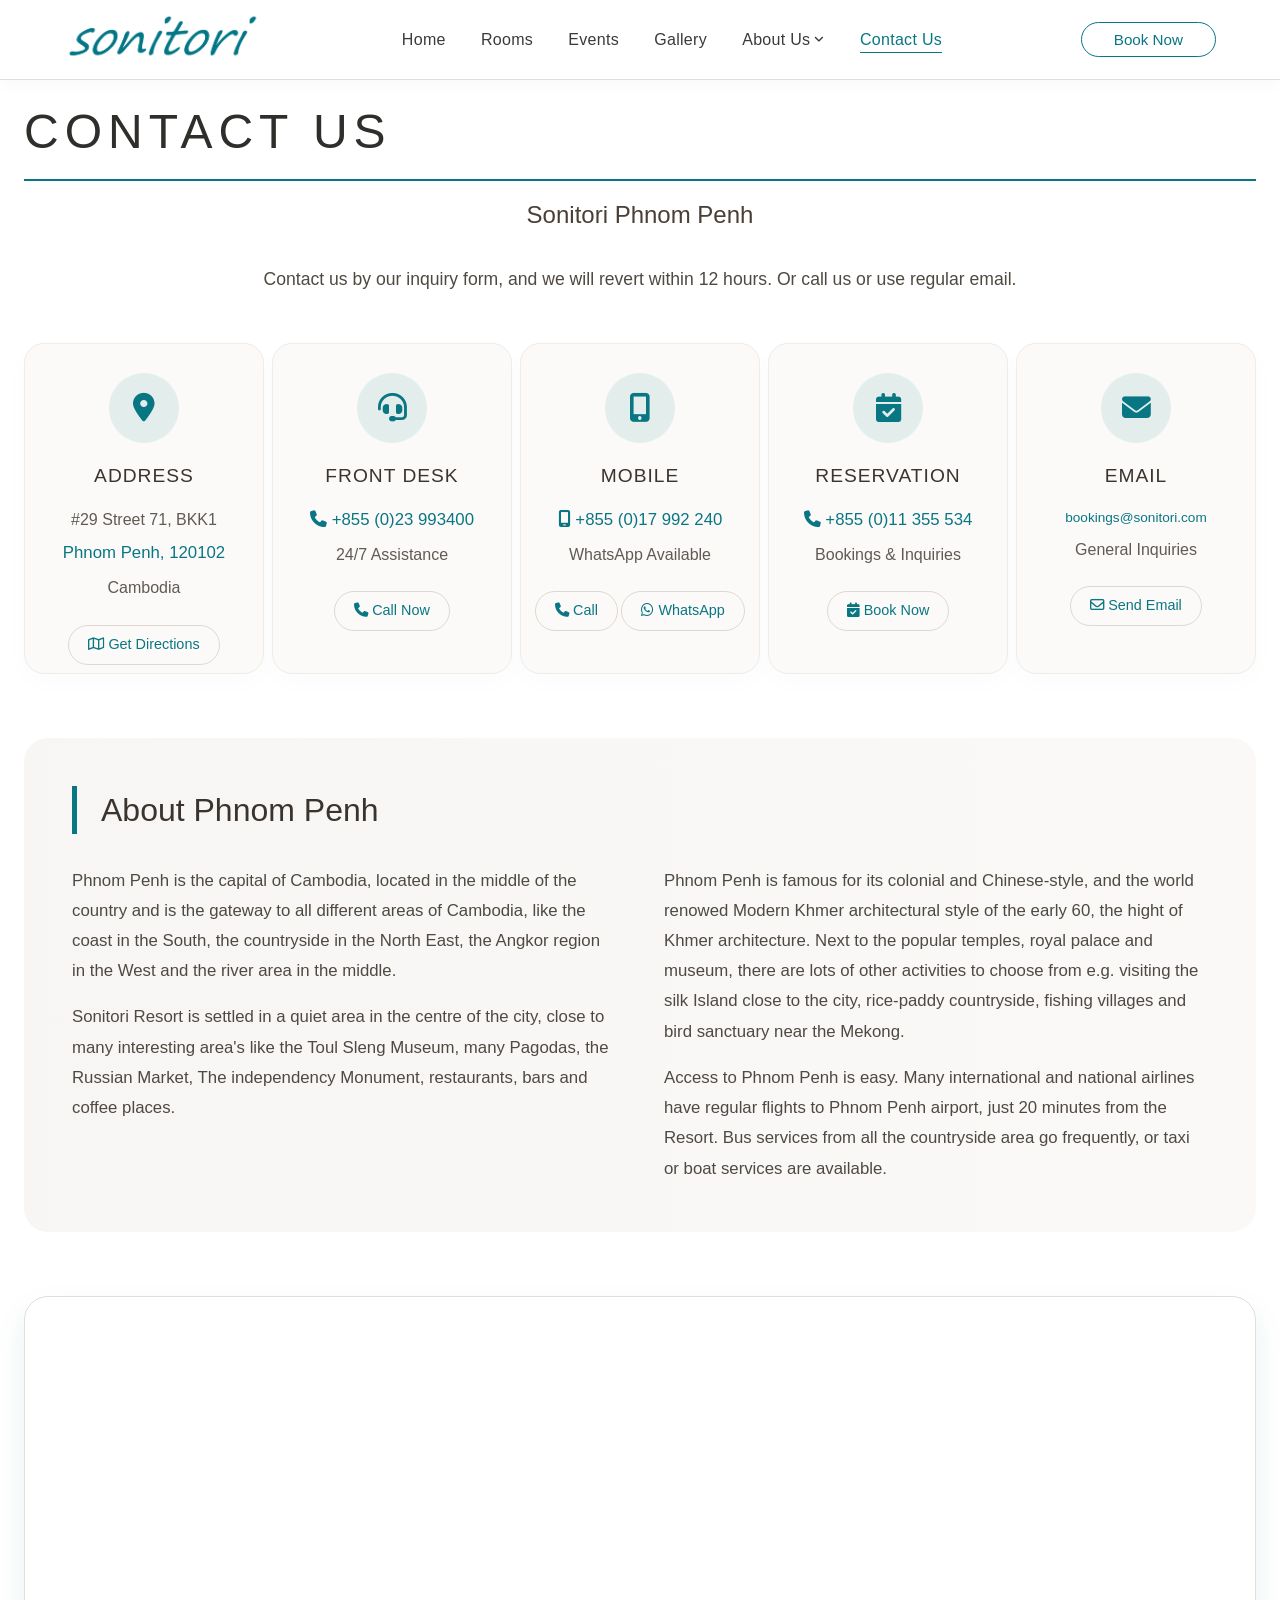
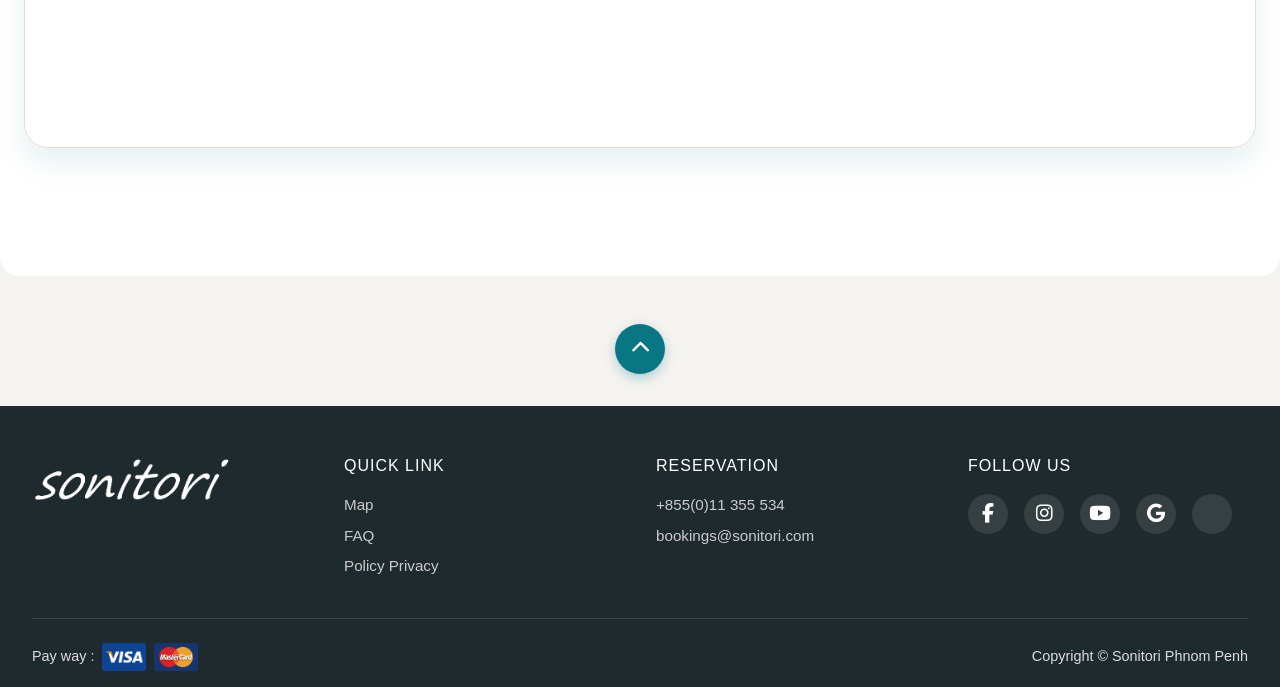
<file: contact-us/index.html>
<!DOCTYPE html>
<html lang="en">
<head>
    <meta charset="UTF-8">
    <meta name="viewport" content="width=device-width, initial-scale=1.0, maximum-scale=1.0, user-scalable=yes, viewport-fit=cover">
    <title>Contact Us · Sonitori Phnom Penh</title>
    <!-- Font Awesome (for icons) -->
    <link rel="stylesheet" href="https://cdnjs.cloudflare.com/ajax/libs/font-awesome/6.4.0/css/all.min.css">
    <link rel="stylesheet" href="../bookingsPopup/booking.css">
    <style>
        * {
            margin: 0;
            padding: 0;
            box-sizing: border-box;
            -webkit-tap-highlight-color: transparent;
        }

        body {
            background-color: #f5f3f0;
            color: #2c2b2a;
            font-family: -apple-system,BlinkMacSystemFont,Segoe UI,Roboto,Helvetica Neue,Arial,Noto Sans,sans-serif;
            font-size: 1rem;
            line-height: 1.5;
            -webkit-font-smoothing: antialiased;
        }

        body.no-scroll {
            overflow: hidden;
            position: fixed;
            width: 100%;
        }

        /* ===== NAVIGATION ===== */
        .navbar {
            position: fixed;
            top: 0;
            left: 0;
            width: 100%;
            z-index: 1000;
            background: #fff;
            box-shadow: 0 4px 18px rgba(0,0,0,0.03);
            padding: 0.7rem 5%;
            border-bottom: 1px solid #e2ddd6;
        }

        .nav-container {
            max-width: 1300px;
            margin: 0 auto;
            display: flex;
            justify-content: space-between;
            align-items: center;
        }

        .logo img {
            height: 50px;
            width: auto;
            filter: brightness(0.9);
        }

        .nav-links {
            display: flex;
            gap: 2.2rem;
            align-items: center;
            flex-wrap: wrap;
        }

        .nav-links a {
            text-decoration: none;
            font-weight: 400;
            font-size: 1rem;
            color: #3b3a38;
            letter-spacing: 0.3px;
            transition: color 0.2s;
        }

        .nav-links a:hover { color: #097684; }
        .nav-links a.active { 
            font-weight: 500; 
            color: #097684;
            border-bottom: 1px solid #097684;
            margin-bottom: -1px;
            pointer-events: none;
        }
        
        .desktop-book-btn {
            background: transparent;
            border: 1px solid #097684;
            color: #097684;
            padding: 0.5rem 2rem;
            border-radius: 40px;
            font-weight: 500;
            cursor: pointer;
            transition: 0.2s;
            font-size: 0.95rem;
        }

        .desktop-book-btn:hover {
            background: #097684;
            border-color: #097684;
            color: white;
        }

        .mobile-menu-icon {
            display: none;
            font-size: 1.8rem;
            color: #4a4540;
            cursor: pointer;
        }

        /* ===== MOBILE SIDEBAR ===== */
        .mobile-sidebar {
            position: fixed;
            top: 0;
            right: -100%;
            width: 90%;
            max-width: 350px;
            height: 100vh;
            background: #ffffff;
            z-index: 2000;
            box-shadow: -10px 0 30px rgba(0, 0, 0, 0.3);
            transition: right 0.4s cubic-bezier(0.23, 1, 0.32, 1);
            padding: 3rem 0rem 2rem;
            overflow-y: auto;
        }

        .mobile-sidebar.open { right: 0; }

        .sidebar-logo {
            padding: 0 20px 20px 20px;
            margin-bottom: 10px;
            border-bottom: 1px solid rgba(0,0,0,0.05);
        }

        .sidebar-logo img {
            height: 45px;
            width: auto;
            filter: brightness(0.9);
        }

        .sidebar-social {
            margin-top: 30px;
            padding: 20px 0 0 20px;
            border-top: 1px solid rgba(0,0,0,0.05);
        }

        .sidebar-social h4 {
            color: #3b3a38;
            font-size: 0.9rem;
            font-weight: 500;
            letter-spacing: 1px;
            margin-bottom: 15px;
            text-transform: uppercase;
        }

        .sidebar-social .social-icons {
            display: flex;
            gap: 15px;
            flex-wrap: wrap;
        }

        .sidebar-social .social-icons a {
            width: 40px;
            height: 40px;
            background: rgba(9,118,132,0.1);
            border-radius: 50%;
            display: flex;
            align-items: center;
            padding: 0 !important;
            justify-content: center;
            color: #097684;
            font-size: 1.2rem;
            transition: all 0.3s ease;
        }

        .sidebar-social .social-icons a:hover {
            background: #097684;
            color: white;
            transform: translateY(-3px);
        }

        .close-sidebar {
            position: absolute;
            top: 1rem;
            right: 1.2rem;
            font-size: 2rem;
            background: none;
            border: none;
            color: #097684;
            cursor: pointer;
        }

        .mobile-sidebar .sidebar-links {
            display: flex;
            flex-direction: column;
            gap: 0.5rem;
            margin-top: 1rem;
            padding: 0 0px 0 30px;
        }

        .mobile-sidebar .sidebar-links a { padding-left: 20px; }

        .mobile-sidebar a, .dropdown-toggle-mobile {
            text-decoration: none;
            font-size: 1rem;
            color: #3b3a38;
            font-weight: 400;
            padding: 0.9rem 0;
            display: flex;
            align-items: center;
            gap: 1rem;
            background: none;
            border: none;
            width: 100%;
            cursor: pointer;
            text-align: left;
        }

        .mobile-sidebar a i, .dropdown-toggle-mobile i:first-child {
            width: 1.6rem;
            font-size: 1rem;
            color: #097684;
            text-align: center;
        }

        .dropdown-toggle-mobile {
            justify-content: space-between;
            padding: 0.9rem 20px;
        }

        .dropdown-toggle-mobile .dropdown-icon-group {
            display: flex;
            align-items: center;
            gap: 1rem;
        }

        .dropdown-toggle-mobile .arrow-icon {
            font-size: 0.9rem;
            color: #7b6e61;
            transition: transform 0.3s ease;
        }

        .dropdown-toggle-mobile.open .arrow-icon { transform: rotate(180deg); }

        .mobile-sidebar a.active {
            color: #097684;
            font-weight: 500;
            background: rgba(9,118,132,0.08);
            border-radius: 12px 0 0 12px;
            padding-left: 20px;
        }

        .dropdown-menu-mobile {
            display: grid;
            grid-template-rows: 0fr;
            opacity: 0;
            visibility: hidden;
            transition: grid-template-rows 0.4s ease, opacity 0.3s ease, visibility 0s 0.4s;
            margin-left: 2.6rem;
        }

        .dropdown-menu-mobile.show {
            grid-template-rows: 1fr;
            opacity: 1;
            visibility: visible;
            transition: grid-template-rows 0.4s ease, opacity 0.3s ease, visibility 0s 0s;
        }

        .dropdown-menu-mobile > div { overflow: hidden; }

        .dropdown-menu-mobile a {
            padding: 0.7rem 0 0.7rem 0.2rem;
            font-size: 1.1rem;
            color: #4f4a44;
            display: flex;
            align-items: center;
            gap: 1rem;
        }

        .dropdown-menu-mobile a i {
            width: 1.4rem;
            font-size: 1rem;
            color: #097684;
        }

        .dropdown-menu-mobile a:hover { color: #097684; }

        .mobile-overlay {
            position: fixed;
            top: 0;
            left: 0;
            width: 100%;
            height: 100%;
            background: rgba(0, 0, 0, 0.5);
            backdrop-filter: blur(2px);
            z-index: 1999;
            opacity: 0;
            visibility: hidden;
            transition: opacity 0.4s ease, visibility 0s 0.4s;
        }

        .mobile-overlay.active {
            opacity: 1;
            visibility: visible;
            transition: opacity 0.4s ease, visibility 0s 0s;
        }

        @media (max-width: 900px) {
            .nav-links { display: none; }
            .mobile-menu-icon { display: block; }
            .desktop-book-btn { display: none; }
        }

        .mobile-fixed-book {
            position: fixed;
            bottom: 15px;
            right: 15px;
            background: #097684;
            color: white;
            border: none;
            border-radius: 50px;
            padding: 0.8rem 1.2rem;
            font-size: 0.85rem;
            font-weight: 500;
            box-shadow: 0 10px 30px rgba(9,118,132,0.5);
            z-index: 1500;
            cursor: pointer;
            display: flex;
            align-items: center;
            gap: 8px;
            border: 2px solid rgba(255,255,255,0.2);
        }

        @media (min-width: 901px) { .mobile-fixed-book { display: none; } }

        .dropdown {
            position: relative;
            display: inline-block;
        }

        .dropdown-trigger {
            display: flex;
            align-items: center;
            gap: 4px;
            height: 50px;
        }

        .dropdown-arrow { font-size: 0.7rem; transition: transform 0.3s ease; }
        .dropdown:hover .dropdown-arrow { transform: rotate(180deg); }

        .dropdown-menu {
            position: absolute;
            top: 100%;
            left: 0;
            background: white;
            min-width: 180px;
            box-shadow: 0 8px 16px rgba(0,0,0,0.1);
            border: 1px solid #eae6e0;
            border-radius: 8px;
            padding: 0.5rem 0;
            opacity: 0;
            visibility: hidden;
            transform: translateY(-10px);
            transition: all 0.3s ease;
            z-index: 1001;
        }

        .dropdown:hover .dropdown-menu {
            opacity: 1;
            visibility: visible;
            transform: translateY(0);
        }

        .dropdown-menu a {
            display: block;
            padding: 0.7rem 1.5rem;
            color: #3b3a38;
            font-size: 0.95rem;
            white-space: nowrap;
        }

        .dropdown-menu a:hover {
            background: #f8f6f4;
            color: #097684;
            padding-left: 2rem;
        }

        /* main container */
        .contact-page {
            max-width: 1300px;
            margin: 0 auto;
            padding: 6rem 1.5rem 4rem;
            background: #ffffff;
            border-radius: 0 0px 20px 20px;
        }

        /* headings */
        .section-heading {
            font-size: 3rem;
            font-weight: 300;
            letter-spacing: 6px;
            text-transform: uppercase;
            color: #2f2e2b;
            border-bottom: 2px solid #097684;
            padding-bottom: 0.7rem;
            margin: 0 0 1rem 0;
        }

        .sub-heading {
            font-size: 1.5rem;
            font-weight: 300;
            color: #4a3f36;
            margin-bottom: 2rem;
            text-align: center;
        }

        /* intro text */
        .intro-text {
            color: #4f4942;
            font-size: 1.1rem;
            line-height: 1.7;
            margin-bottom: 3rem;
            text-align: center;
            max-width: 800px;
            margin-left: auto;
            margin-right: auto;
        }

        /* ===== CONTACT INFO GRID ===== */
        .contact-grid {
            display: grid;
            grid-template-columns: repeat(auto-fit, minmax(220px, 1fr));
            gap: 0.5rem;
            margin: 3rem 0 4rem;
        }

        .contact-card {
            background: #fcfaf8;
            border-radius: 20px;
            padding: 1.8rem .5rem 0.5rem;
            text-align: center;
            box-shadow: 0 8px 24px rgba(0,0,0,0.02);
            transition: all 0.3s ease;
            border: 1px solid #f0ece6;
            display: flex;
            flex-direction: column;
            height: 100%;
        }

        .contact-card:hover {
            transform: translateY(-5px);
            box-shadow: 0 15px 30px rgba(9,118,132,0.08);
            border-color: #e2ddd6;
        }

        .contact-icon {
            width: 70px;
            height: 70px;
            margin: 0 auto 1.2rem;
            display: flex;
            align-items: center;
            justify-content: center;
            background: rgba(9,118,132,0.1);
            border-radius: 50%;
            transition: all 0.3s ease;
            font-size: 1.8rem;
            color: #097684;
        }

        .contact-card:hover .contact-icon {
            background: #097684;
            color: white;
        }

        .contact-card h3 {
            font-size: 1.2rem;
            font-weight: 500;
            color: #3b342e;
            margin-bottom: 1rem;
            letter-spacing: 1px;
        }

        .contact-detail {
            color: #5f5a54;
            font-size: 1rem;
            line-height: 1.6;
            margin-bottom: 0.5rem;
        }

        .contact-detail.highlight {
            color: #097684;
            font-weight: 500;
            font-size: 1.05rem;
        }

        .contact-link {
            display: inline-block;
            color: #097684;
            text-decoration: none;
            font-size: 0.9rem;
            padding: 0.5rem 1.2rem;
            border: 1px solid #e0d8d0;
            border-radius: 40px;
            transition: all 0.2s ease;
            margin-top: 1rem;
            width: fit-content;
            align-self: center;
        }

        .contact-link:hover {
            background: #097684;
            color: white;
            border-color: #097684;
        }

        .button-group {
            display: flex;
            gap: 0.2rem;
            justify-content: center;
            margin-top: 1rem;
            flex-wrap: wrap;
        }

        .button-group .contact-link {
            margin-top: 0;
        }

        /* ===== INFO SECTION ===== */
        .info-section {
            background: linear-gradient(to right, #f8f6f4, #faf9f7);
            border-radius: 24px;
            padding: 3rem;
            margin: 4rem 0;
        }

        .info-title {
            font-size: 2rem;
            font-weight: 300;
            color: #3b342e;
            margin-bottom: 2rem;
            border-left: 5px solid #097684;
            padding-left: 1.5rem;
        }

        .info-text {
            color: #4f4942;
            font-size: 1.05rem;
            line-height: 1.8;
            column-count: 2;
            column-gap: 3rem;
        }

        .info-text p {
            margin-bottom: 1rem;
            break-inside: avoid;
        }

        /* ===== MAP SECTION ===== */
        .map-section {
            margin: 4rem 0;
            border-radius: 24px;
            overflow: hidden;
            box-shadow: 0 15px 30px rgba(9,118,132,0.1);
            border: 1px solid #e2ddd6;
        }

        .map-container {
            width: 100%;
            height: 450px;
        }

        .map-container iframe {
            width: 100%;
            height: 100%;
            border: none;
        }

        /* ===== BACK TO TOP ===== */
        .back-to-top {
            display: flex;
            justify-content: center;
            margin: 3rem 0 1rem;
        }
        
        .back-to-top a {
            display: flex;
            align-items: center;
            justify-content: center;
            width: 50px;
            height: 50px;
            background: #097684;
            border-radius: 50%;
            color: white;
            text-decoration: none;
            box-shadow: 0 4px 12px rgba(9, 118, 132, 0.3);
            transition: all 0.3s ease;
        }
        
        .back-to-top a:hover {
            background: #065a66;
            transform: translateY(-5px);
        }
        
        .back-to-top a i {
            font-size: 1.2rem;
            animation: bounce 2s ease-in-out infinite;
        }
        
        @keyframes bounce {
            0%, 20%, 50%, 80%, 100% { transform: translateY(0); }
            40% { transform: translateY(-8px); }
            60% { transform: translateY(-4px); }
        }

        /* ===== FOOTER (original from previous pages) ===== */
        .footer {
            background: #1f2a2e;
            color: #ddd;
            padding: 3rem 2rem 1rem;
            margin-top: 2rem;
        }

        .footer-content {
            max-width: 1300px;
            margin: 0 auto;
            display: flex;
            flex-wrap: wrap;
            justify-content: space-between;
            gap: 2rem;
        }

        .footer-col {
            flex: 1 1 200px;
        }

        .footer-logo img {
            max-width: 200px;
            height: auto;
            margin-bottom: 1rem;
        }

        .footer h4 {
            color: #fff;
            font-weight: 400;
            margin-bottom: 1rem;
            letter-spacing: 1px;
        }

        .footer a {
            color: #ccc;
            text-decoration: none;
            display: block;
            margin-bottom: 0.5rem;
            font-size: 0.95rem;
        }

        .footer a:hover { color: #097684; }

        .social-icons {
            display: flex;
            gap: 1rem;
            margin-top: 0.5rem;
        }

        .social-icons a {
            background: rgba(255,255,255,0.1);
            width: 40px;
            height: 40px;
            border-radius: 50%;
            display: flex;
            align-items: center;
            justify-content: center;
            color: white;
            font-size: 1.2rem;
            transition: 0.2s;
        }

        .social-icons a:hover { background: #097684; }

        .footer-bottom {
            max-width: 1300px;
            margin: 2rem auto 0;
            padding-top: 1.5rem;
            border-top: 1px solid #3a4549;
            display: flex;
            flex-wrap: wrap;
            justify-content: space-between;
            align-items: center;
            font-size: 0.9rem;
        }

        .payment-icons {
            display: flex;
            align-items: center;
            gap: 0.5rem;
        }

        .payment-icons img {
            height: 28px;
        }

        /* scroll animations */
        .content-section {
            opacity: 0;
            transform: translateY(40px);
            transition: opacity 0.8s cubic-bezier(0.25, 0.46, 0.45, 0.94), transform 0.8s cubic-bezier(0.25, 0.46, 0.45, 0.94);
        }
        
        .content-section.visible {
            opacity: 1;
            transform: translateY(0);
        }

        /* ===== RESPONSIVE STYLES ===== */
        @media (max-width: 900px) {
            .section-heading { 
                font-size: 2.2rem; 
                letter-spacing: 4px;
            }
            .sub-heading {
                font-size: 1.2rem;
            }
            .intro-text {
                font-size: 1rem;
                padding: 0 0.5rem;
            }
            .info-text { 
                column-count: 1; 
            }
            .info-section {
                padding: 2rem 1.5rem;
            }
            .info-title {
                font-size: 1.6rem;
                padding-left: 1rem;
            }
            .contact-grid { 
                grid-template-columns: repeat(auto-fit, minmax(280px, 1fr));
                gap: 1rem;
            }
            .contact-card {
                padding: 1.5rem 1rem;
            }
            .contact-icon {
                width: 60px;
                height: 60px;
                font-size: 1.5rem;
            }
        }

        @media (max-width: 600px) {
            .contact-page { 
                padding: 5rem 1rem 2rem; 
            }
            .section-heading { 
                font-size: 1.8rem; 
                letter-spacing: 3px;
            }
            .sub-heading {
                font-size: 1rem;
                margin-bottom: 1.5rem;
            }
            .intro-text {
                font-size: 0.9rem;
                margin-bottom: 2rem;
            }
            .info-section { 
                padding: 1.5rem;
                margin: 2rem 0;
            }
            .info-title {
                font-size: 1.4rem;
                margin-bottom: 1.2rem;
            }
            .info-text {
                font-size: 0.9rem;
                line-height: 1.6;
            }
            .map-container { 
                height: 250px; 
            }
            .map-section {
                margin: 2rem 0;
            }
            .contact-grid {
                gap: 0.8rem;
                margin: 2rem 0;
            }
            .contact-card {
                padding: 1.2rem 0.8rem;
            }
            .contact-icon {
                width: 50px;
                height: 50px;
                font-size: 1.3rem;
                margin-bottom: 0.8rem;
            }
            .contact-card h3 {
                font-size: 1rem;
                margin-bottom: 0.6rem;
            }
            .button-group {
                gap: 0.5rem;
            }
            .contact-link {
                font-size: 0.8rem;
                padding: 0.4rem 1rem;
            }
            .footer-bottom {
                flex-direction: column;
                text-align: center;
                gap: 1rem;
            }
        }

        @media (max-width: 400px) {
            .section-heading { 
                font-size: 1.5rem; 
                letter-spacing: 2px;
            }
            .contact-grid {
                grid-template-columns: 1fr;
            }
            .button-group {
                flex-direction: column;
                align-items: center;
            }
            .button-group .contact-link {
                width: 80%;
            }
        }

        /* Touch-friendly improvements */
        @media (hover: none) and (pointer: coarse) {
            .contact-card:hover {
                transform: none;
            }
            .contact-link:active {
                background: #097684;
                color: white;
            }
            .back-to-top a:active {
                transform: scale(0.95);
            }
        }

        html { scroll-behavior: smooth; }
    </style>
</head>
<body>
    <!-- Navigation -->
    <nav class="navbar" id="navbar">
        <div class="nav-container">
            <a href="../index.html">
                <div class="logo">
                <img src="../images/logo.png" alt="Sonitori Logo">
                </div>
            </a>
            <div class="nav-links">
                <a href="../index.html">Home</a>
                <a href="../rooms/index.html">Rooms</a>
                <a href="../event/index.html">Events</a>
                <a href="../gallery/index.html">Gallery</a>
                <div class="dropdown">
                    <a href="" class="dropdown-trigger">About Us <span class="dropdown-arrow"><i class="fa-solid fa-angle-down"></i></span></a>
                    <div class="dropdown-menu">
                        <a href="../about-us/our-story/index.html">Our Story</a>
                        <a href="../about-us/community/index.html">Community</a>
                        <a href="../about-us/reviews/index.html">Review</a>
                        <a href="../about-us/press-library/index.html">Press Library</a>
                    </div>
                </div>
                <a href="" class="active">Contact Us</a>
            </div>
            <button class="desktop-book-btn" id="desktopBookBtn">Book Now</button>
            <div class="mobile-menu-icon"><i class="fas fa-bars"></i></div>
        </div>
    </nav>

    <!-- Mobile sidebar -->
    <div class="mobile-overlay" id="mobileOverlay"></div>
    <div class="mobile-sidebar" id="mobileSidebar">
        <button class="close-sidebar" id="closeSidebar"><i class="fa-solid fa-circle-xmark"></i></button>
        
        <div class="sidebar-logo">
            <img src="../images/logo.png" alt="Sonitori Logo">
        </div>
        
        <div class="sidebar-links">
            <a href="../index.html"><i class="fa-solid fa-house"></i> Home</a>
            <a href="../rooms/index.html"><i class="fa-solid fa-bed"></i> Rooms</a>
            <a href="../event/index.html"><i class="fa-regular fa-calendar"></i> Events</a>
            <a href="../gallery/index.html"><i class="fa-regular fa-images"></i> Gallery</a>
            
            <div class="mobile-dropdown">
                <button class="dropdown-toggle-mobile" id="aboutDropdownToggle">
                    <span class="dropdown-icon-group">
                        <i class="fa-regular fa-address-card"></i> About Us
                    </span>
                    <i class="fa-solid fa-angle-down arrow-icon"></i>
                </button>
                <div class="dropdown-menu-mobile" id="aboutMobileMenu">
                    <div>
                        <a href="../about-us/our-story/index.html"><i class="fa-regular fa-compass"></i> Our Story</a>
                        <a href="../about-us/community/index.html"><i class="fa-regular fa-handshake"></i> Community</a>
                        <a href="../about-us/reviews/index.html"><i class="fa-regular fa-star"></i> Review</a>
                        <a href="../about-us/press-library/index.html"><i class="fa-regular fa-newspaper"></i> Press Library</a>
                    </div>
                </div>
            </div>

            <a href="" class="active"><i class="fa-regular fa-envelope"></i> Contact Us</a>
            
            <div class="sidebar-social">
                <h4>FOLLOW US</h4>
                <div class="social-icons">
                    <a href="#"><i class="fab fa-facebook-f"></i></a>
                    <a href="#"><i class="fab fa-instagram"></i></a>
                    <a href="#"><i class="fab fa-youtube"></i></a>
                    <a href="#"><i class="fab fa-google"></i></a>
                    <a href="#"><i class="fab fa-tripadvisor"></i></a>
                </div>
            </div>
        </div>
    </div>

    <!-- Fixed bottom Book Now button -->
    <button class="mobile-fixed-book" id="mobileFixedBook"><i class="fa-solid fa-calendar"></i> BOOK NOW</button>

    <!-- Popup overlay + calendar -->
    <div class="popup-overlay" id="popupOverlay"></div>
    <div class="calendar-popup" id="calendarPopup">
        <div class="popup-header">
            <h3>Select dates</h3>
            <button class="close-popup" id="closePopupBtn"><i class="fa-solid fa-circle-xmark"></i></button>
        </div>
        
        <div class="calendar-container" id="calendarContainer"></div>
        
        <div class="popup-footer">
            <div class="night-count">
                <span id="nightsValue">0</span> nights
            </div>
            <button class="search-btn" id="searchDatesBtn" disabled>Search</button>
        </div>
    </div>

    <main class="contact-page">
        <!-- main heading -->
        <div class="section-heading content-section" id="mainHeading">Contact Us</div>

        <!-- sub heading -->
        <div class="sub-heading content-section" id="subHeading">Sonitori Phnom Penh</div>

        <!-- intro text -->
        <div class="intro-text content-section" id="intro">
            <p>Contact us by our inquiry form, and we will revert within 12 hours. Or call us or use regular email.</p>
        </div>

        <!-- contact info grid with Font Awesome icons -->
        <div class="contact-grid content-section" id="contactGrid">
            <!-- Address Card -->
            <div class="contact-card">
                <div class="contact-icon">
                    <i class="fa-solid fa-location-dot"></i>
                </div>
                <h3>ADDRESS</h3>
                <div class="contact-detail">#29 Street 71, BKK1</div>
                <div class="contact-detail highlight">Phnom Penh, 120102</div>
                <div class="contact-detail">Cambodia</div>
                <a href="https://maps.app.goo.gl/QDfjxfZ7ZrRZN2FY8" class="contact-link" target="_blank">
                    <i class="fa-regular fa-map"></i> Get Directions
                </a>
            </div>

            <!-- Front Desk Card -->
            <div class="contact-card">
                <div class="contact-icon">
                    <i class="fa-solid fa-headset"></i>
                </div>
                <h3>FRONT DESK</h3>
                <div class="contact-detail highlight">
                    <i class="fa-solid fa-phone"></i> +855 (0)23 993400
                </div>
                <div class="contact-detail">24/7 Assistance</div>
                <a href="tel:+85523993400" class="contact-link">
                    <i class="fa-solid fa-phone"></i> Call Now
                </a>
            </div>

            <!-- Mobile Card -->
            <div class="contact-card">
                <div class="contact-icon">
                    <i class="fa-solid fa-mobile-screen-button"></i>
                </div>
                <h3>MOBILE</h3>
                <div class="contact-detail highlight">
                    <i class="fa-solid fa-mobile-screen"></i> +855 (0)17 992 240
                </div>
                <div class="contact-detail">WhatsApp Available</div>
                <div class="button-group">
                    <a href="tel:+85517992240" class="contact-link">
                        <i class="fa-solid fa-phone"></i> Call
                    </a>
                    <a href="https://wa.me/85517992240" class="contact-link" target="_blank">
                        <i class="fa-brands fa-whatsapp"></i> WhatsApp
                    </a>
                </div>
            </div>

            <!-- Reservation Card -->
            <div class="contact-card">
                <div class="contact-icon">
                    <i class="fa-solid fa-calendar-check"></i>
                </div>
                <h3>RESERVATION</h3>
                <div class="contact-detail highlight">
                    <i class="fa-solid fa-phone"></i> +855 (0)11 355 534
                </div>
                <div class="contact-detail">Bookings & Inquiries</div>
                <a href="tel:+85511355534" class="contact-link">
                    <i class="fa-solid fa-calendar-check"></i> Book Now
                </a>
            </div>

            <!-- Email Card -->
            <div class="contact-card">
                <div class="contact-icon">
                    <i class="fa-solid fa-envelope"></i>
                </div>
                <h3>EMAIL</h3>
                <div class="contact-detail highlight" style="font-size: 0.85rem; word-break: break-all;">
                    bookings@sonitori.com
                </div>
                <div class="contact-detail">General Inquiries</div>
                <a href="mailto:bookings@sonitori.com" class="contact-link">
                    <i class="fa-regular fa-envelope"></i> Send Email
                </a>
            </div>
        </div>

        <!-- information section -->
        <div class="info-section content-section" id="infoSection">
            <h2 class="info-title">About Phnom Penh</h2>
            <div class="info-text">
                <p>Phnom Penh is the capital of Cambodia, located in the middle of the country and is the gateway to all different areas of Cambodia, like the coast in the South, the countryside in the North East, the Angkor region in the West and the river area in the middle.</p>
                
                <p>Sonitori Resort is settled in a quiet area in the centre of the city, close to many interesting area's like the Toul Sleng Museum, many Pagodas, the Russian Market, The independency Monument, restaurants, bars and coffee places.</p>
                
                <p>Phnom Penh is famous for its colonial and Chinese-style, and the world renowed Modern Khmer architectural style of the early 60, the hight of Khmer architecture. Next to the popular temples, royal palace and museum, there are lots of other activities to choose from e.g. visiting the silk Island close to the city, rice-paddy countryside, fishing villages and bird sanctuary near the Mekong.</p>
                
                <p>Access to Phnom Penh is easy. Many international and national airlines have regular flights to Phnom Penh airport, just 20 minutes from the Resort. Bus services from all the countryside area go frequently, or taxi or boat services are available.</p>
            </div>
        </div>

        <!-- map section -->
        <div class="map-section content-section" id="mapSection">
            <div class="map-container">
                <iframe src="https://www.google.com/maps/embed?pb=!1m18!1m12!1m3!1d3909.095093140161!2d104.92039907522314!3d11.545035988654371!2m3!1f0!2f0!3f0!3m2!1i1024!2i768!4f13.1!3m3!1m2!1s0x3109512716059b95%3A0x57a659bc51027d0!2sRambutan%20Resort%20-%20Phnom%20Penh!5e0!3m2!1sen!2skh!4v1773999723776!5m2!1sen!2skh" width="600" height="450" style="border:0;" allowfullscreen="" loading="lazy" referrerpolicy="no-referrer-when-downgrade"></iframe>
            </div>
        </div>
    </main>

    <!-- back to top -->
    <div class="back-to-top">
        <a href="#" onclick="window.scrollTo({top:0,behavior:'smooth'}); return false;">
            <i class="fa-solid fa-chevron-up"></i>
        </a>
    </div>

    <!-- FOOTER (original from previous pages) -->
    <footer class="footer">
        <div class="footer-content">
            <div class="footer-col footer-logo">
                <img src="../images/Logo-white.png" alt="Sonitori">
            </div>
            <div class="footer-col">
                <h4>QUICK LINK</h4>
                <a href="https://maps.app.goo.gl/A1VpfBTSutvgNhrm9">Map</a>
                <a href="../faq/index.html">FAQ</a>
                <a href="../policy-privacy/index.html">Policy Privacy</a>
            </div>
            <div class="footer-col">
                <h4>RESERVATION</h4>
                <a href="tel:+855011355534">+855(0)11 355 534</a>
                <a href="mailto:bookings@sonitori.com">bookings@sonitori.com</a>
            </div>
            <div class="footer-col">
                <h4>FOLLOW US</h4>
                <div class="social-icons">
                    <a href="#"><i class="fab fa-facebook-f"></i></a>
                    <a href="#"><i class="fab fa-instagram"></i></a>
                    <a href="#"><i class="fab fa-youtube"></i></a>
                    <a href="#"><i class="fab fa-google"></i></a>
                    <a href="#"><i class="fab fa-tripadvisor"></i></a>
                </div>
            </div>
        </div>
        <div class="footer-bottom">
            <div class="payment-icons">
                <span>Pay way :</span>
                <img src="../images/visa-card.webp" alt="visa">
                <img src="../images/master.webp" alt="mastercard">
            </div>
            <div>Copyright © Sonitori Phnom Penh</div>
        </div>
    </footer>

    <script>
    (function() {
        // ===== MOBILE SIDEBAR FUNCTIONALITY =====
        const mobileIcon = document.querySelector('.mobile-menu-icon');
        const sidebar = document.getElementById('mobileSidebar');
        const overlay = document.getElementById('mobileOverlay');
        const closeSidebar = document.getElementById('closeSidebar');
        const dropdownToggle = document.getElementById('aboutDropdownToggle');
        const aboutMobileMenu = document.getElementById('aboutMobileMenu');

        function openMobileMenu() {
            sidebar.classList.add('open');
            overlay.classList.add('active');
            document.body.style.overflow = 'hidden';
        }

        function closeMobileMenu() {
            sidebar.classList.remove('open');
            overlay.classList.remove('active');
            document.body.style.overflow = '';
        }

        if (mobileIcon) mobileIcon.addEventListener('click', openMobileMenu);
        if (closeSidebar) closeSidebar.addEventListener('click', closeMobileMenu);
        if (overlay) overlay.addEventListener('click', closeMobileMenu);

        if (dropdownToggle && aboutMobileMenu) {
            dropdownToggle.addEventListener('click', function(e) {
                e.preventDefault();
                e.stopPropagation();
                this.classList.toggle('open');
                
                if (aboutMobileMenu.classList.contains('show')) {
                    aboutMobileMenu.classList.remove('show');
                } else {
                    aboutMobileMenu.classList.add('show');
                }
            });
            aboutMobileMenu.classList.remove('show');
        }

        window.addEventListener('resize', function() {
            if (window.innerWidth > 900 && sidebar && sidebar.classList.contains('open')) {
                closeMobileMenu();
            }
        });

        // ===== BOOK NOW BUTTONS =====
        function openBookingPopup() {
            const overlay = document.getElementById('popupOverlay');
            const popup = document.getElementById('calendarPopup');
            if (overlay && popup) {
                overlay.classList.add('active');
                popup.classList.add('active');
            }
        }

        document.getElementById('desktopBookBtn')?.addEventListener('click', openBookingPopup);
        document.getElementById('mobileFixedBook')?.addEventListener('click', function(e) {
            e.preventDefault();
            openBookingPopup();
        });

        // ===== SCROLL ANIMATIONS =====
        const animatedElements = [
            document.getElementById('mainHeading'),
            document.getElementById('subHeading'),
            document.getElementById('intro'),
            document.getElementById('contactGrid'),
            document.getElementById('infoSection'),
            document.getElementById('mapSection')
        ].filter(el => el);

        const observer = new IntersectionObserver((entries) => {
            entries.forEach(entry => {
                if (entry.isIntersecting) {
                    entry.target.classList.add('visible');
                    observer.unobserve(entry.target);
                }
            });
        }, {
            threshold: 0.2,
            rootMargin: '0px 0px -50px 0px'
        });

        animatedElements.forEach(el => {
            el.classList.add('content-section');
            observer.observe(el);
        });
    })();
    </script>
    <script src="../bookingsPopup/booking.js"></script>
</body>
</html>
</file>
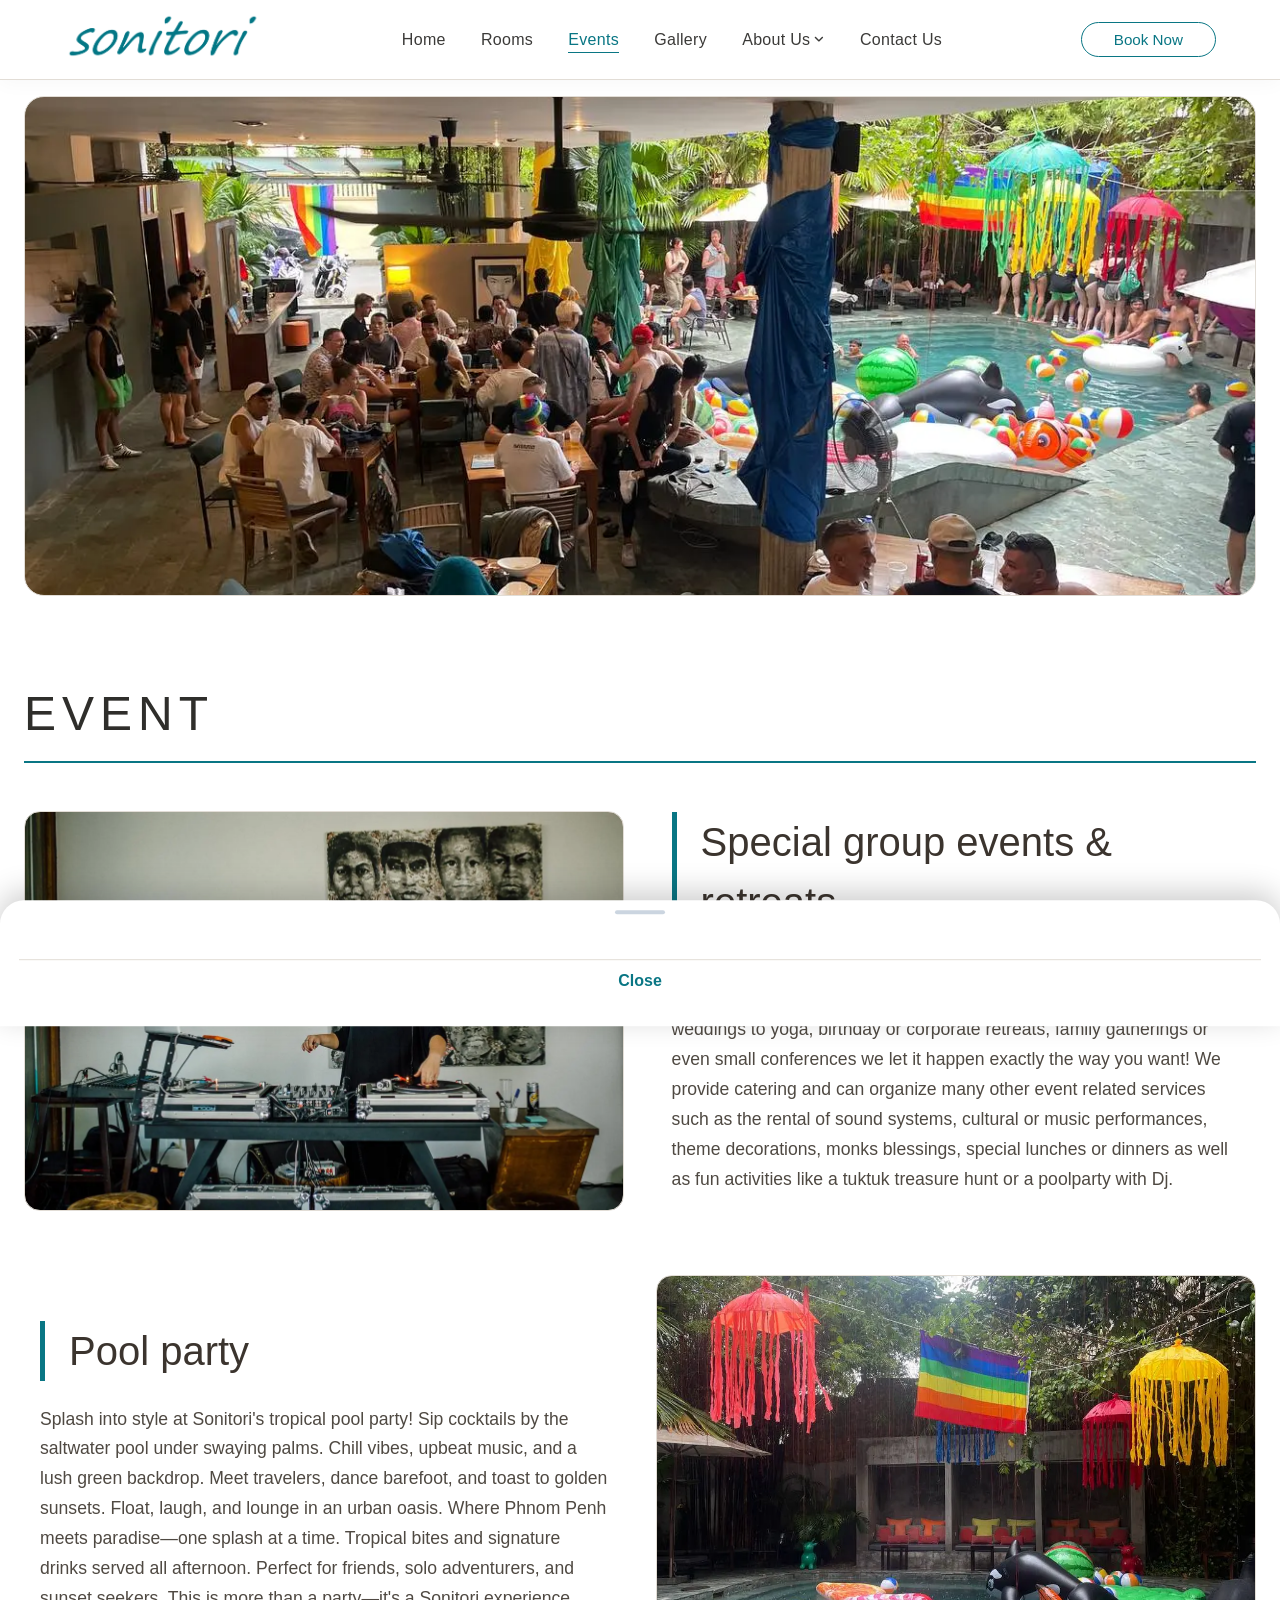
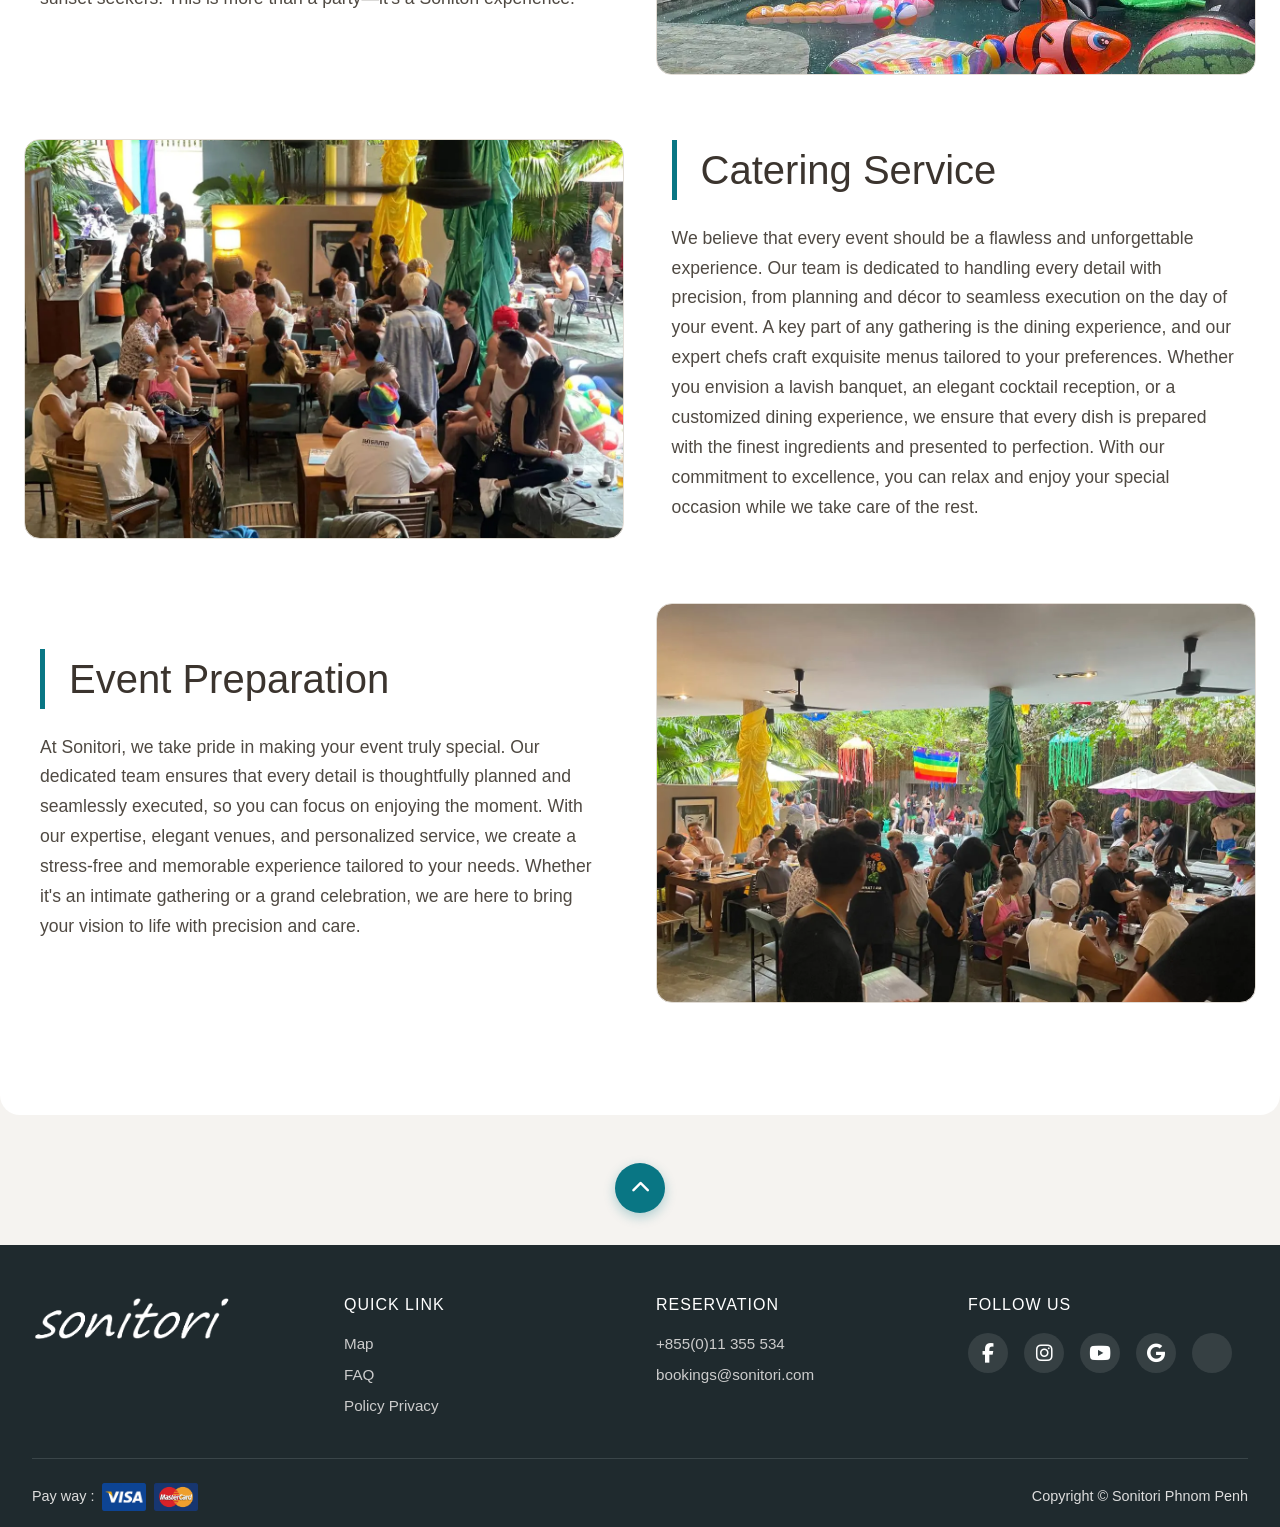
<file: event/index.html>
<!DOCTYPE html>
<html lang="en">
<head>
    <meta charset="UTF-8">
    <meta name="viewport" content="width=device-width, initial-scale=1.0, maximum-scale=1.0, user-scalable=yes, viewport-fit=cover">
    <title>Events · Sonitori Phnom Penh | Retreats & Group Stays</title>
    <!-- Font Awesome (for icons) -->
    <link rel="stylesheet" href="https://cdnjs.cloudflare.com/ajax/libs/font-awesome/6.4.0/css/all.min.css">
    <link rel="stylesheet" href="../bookingsPopup/booking.css">
    <style>
        * {
            margin: 0;
            padding: 0;
            box-sizing: border-box;
            -webkit-tap-highlight-color: transparent;
        }

        body {
            background-color: #f5f3f0;
            color: #2c2b2a;
            font-family: -apple-system,BlinkMacSystemFont,Segoe UI,Roboto,Helvetica Neue,Arial,Noto Sans,sans-serif;
            font-size: 1rem;
            line-height: 1.5;
            -webkit-font-smoothing: antialiased;
        }

        body.no-scroll {
            overflow: hidden;
            position: fixed;
            width: 100%;
        }

        /* ===== NAVIGATION ===== */
        .navbar {
            position: fixed;
            top: 0;
            left: 0;
            width: 100%;
            z-index: 1000;
            background: #fff;
            box-shadow: 0 4px 18px rgba(0,0,0,0.03);
            padding: 0.7rem 5%;
            border-bottom: 1px solid #e2ddd6;
        }

        .nav-container {
            max-width: 1300px;
            margin: 0 auto;
            display: flex;
            justify-content: space-between;
            align-items: center;
        }

        .logo img {
            height: 50px;
            width: auto;
            filter: brightness(0.9);
        }

        .nav-links {
            display: flex;
            gap: 2.2rem;
            align-items: center;
            flex-wrap: wrap;
        }

        .nav-links a {
            text-decoration: none;
            font-weight: 400;
            font-size: 1rem;
            color: #3b3a38;
            letter-spacing: 0.3px;
            transition: color 0.2s;
        }

        .nav-links a:hover { color: #097684; }
        .nav-links a.active { 
            font-weight: 500; 
            color: #097684;
            border-bottom: 1px solid #097684;
            margin-bottom: -1px;
            pointer-events: none;
        }
        
        .desktop-book-btn {
            background: transparent;
            border: 1px solid #097684;
            color: #097684;
            padding: 0.5rem 2rem;
            border-radius: 40px;
            font-weight: 500;
            cursor: pointer;
            transition: 0.2s;
            font-size: 0.95rem;
        }

        .desktop-book-btn:hover {
            background: #097684;
            border-color: #097684;
            color: white;
        }

        .mobile-menu-icon {
            display: none;
            font-size: 1.8rem;
            color: #4a4540;
            cursor: pointer;
        }

        /* ===== MOBILE SIDEBAR ===== */
        .mobile-sidebar {
            position: fixed;
            top: 0;
            right: -100%;
            width: 90%;
            max-width: 350px;
            height: 100vh;
            background: #ffffff;
            z-index: 2000;
            box-shadow: -10px 0 30px rgba(0, 0, 0, 0.3);
            transition: right 0.4s cubic-bezier(0.23, 1, 0.32, 1);
            padding: 3rem 0rem 2rem;
            overflow-y: auto;
        }

        .mobile-sidebar.open { right: 0; }

        .sidebar-logo {
            padding: 0 20px 20px 20px;
            margin-bottom: 10px;
            border-bottom: 1px solid rgba(0,0,0,0.05);
        }

        .sidebar-logo img {
            height: 45px;
            width: auto;
            filter: brightness(0.9);
        }

        .sidebar-social {
            margin-top: 30px;
            padding: 20px 0 0 20px;
            border-top: 1px solid rgba(0,0,0,0.05);
        }

        .sidebar-social h4 {
            color: #3b3a38;
            font-size: 0.9rem;
            font-weight: 500;
            letter-spacing: 1px;
            margin-bottom: 15px;
            text-transform: uppercase;
        }

        .sidebar-social .social-icons {
            display: flex;
            gap: 15px;
            flex-wrap: wrap;
        }

        .sidebar-social .social-icons a {
            width: 40px;
            height: 40px;
            background: rgba(9,118,132,0.1);
            border-radius: 50%;
            display: flex;
            align-items: center;
            justify-content: center;
            padding: 0 !important;
            color: #097684;
            font-size: 1.2rem;
            transition: all 0.3s ease;
        }

        .sidebar-social .social-icons a:hover {
            background: #097684;
            color: white;
            transform: translateY(-3px);
        }

        .close-sidebar {
            position: absolute;
            top: 1rem;
            right: 1.2rem;
            font-size: 2rem;
            background: none;
            border: none;
            color: #097684;
            cursor: pointer;
        }

        .mobile-sidebar .sidebar-links {
            display: flex;
            flex-direction: column;
            gap: 0.5rem;
            margin-top: 1rem;
            padding: 0 0px 0 30px;
        }

        .mobile-sidebar .sidebar-links a { padding-left: 20px; }

        .mobile-sidebar a, .dropdown-toggle-mobile {
            text-decoration: none;
            font-size: 1rem;
            color: #3b3a38;
            font-weight: 400;
            padding: 0.9rem 0;
            display: flex;
            align-items: center;
            gap: 1rem;
            background: none;
            border: none;
            width: 100%;
            cursor: pointer;
            text-align: left;
        }

        .mobile-sidebar a i, .dropdown-toggle-mobile i:first-child {
            width: 1.6rem;
            font-size: 1rem;
            color: #097684;
            text-align: center;
        }

        .dropdown-toggle-mobile {
            justify-content: space-between;
            padding: 0.9rem 20px;
        }

        .dropdown-toggle-mobile .dropdown-icon-group {
            display: flex;
            align-items: center;
            gap: 1rem;
        }

        .dropdown-toggle-mobile .arrow-icon {
            font-size: 0.9rem;
            color: #7b6e61;
            transition: transform 0.3s ease;
        }

        .dropdown-toggle-mobile.open .arrow-icon { transform: rotate(180deg); }

        .mobile-sidebar a.active {
            color: #097684;
            font-weight: 500;
            background: rgba(9,118,132,0.08);
            border-radius: 12px 0 0 12px;
            padding-left: 20px;
        }

        .dropdown-menu-mobile {
            display: grid;
            grid-template-rows: 0fr;
            opacity: 0;
            visibility: hidden;
            transition: grid-template-rows 0.4s ease, opacity 0.3s ease, visibility 0s 0.4s;
            margin-left: 2.6rem;
        }

        .dropdown-menu-mobile.show {
            grid-template-rows: 1fr;
            opacity: 1;
            visibility: visible;
            transition: grid-template-rows 0.4s ease, opacity 0.3s ease, visibility 0s 0s;
        }

        .dropdown-menu-mobile > div { overflow: hidden; }

        .dropdown-menu-mobile a {
            padding: 0.7rem 0 0.7rem 0.2rem;
            font-size: 1.1rem;
            color: #4f4a44;
            display: flex;
            align-items: center;
            gap: 1rem;
        }

        .dropdown-menu-mobile a i {
            width: 1.4rem;
            font-size: 1rem;
            color: #097684;
        }

        .dropdown-menu-mobile a:hover { color: #097684; }

        .mobile-overlay {
            position: fixed;
            top: 0;
            left: 0;
            width: 100%;
            height: 100%;
            background: rgba(0, 0, 0, 0.5);
            backdrop-filter: blur(2px);
            z-index: 1999;
            opacity: 0;
            visibility: hidden;
            transition: opacity 0.4s ease, visibility 0s 0.4s;
        }

        .mobile-overlay.active {
            opacity: 1;
            visibility: visible;
            transition: opacity 0.4s ease, visibility 0s 0s;
        }

        @media (max-width: 900px) {
            .nav-links { display: none; }
            .mobile-menu-icon { display: block; }
            .desktop-book-btn { display: none; }
        }

        .mobile-fixed-book {
            position: fixed;
            bottom: 15px;
            right: 15px;
            background: #097684;
            color: white;
            border: none;
            border-radius: 50px;
            padding: 0.8rem 1.2rem;
            font-size: 0.85rem;
            font-weight: 500;
            box-shadow: 0 10px 30px rgba(9,118,132,0.5);
            z-index: 1500;
            cursor: pointer;
            display: flex;
            align-items: center;
            gap: 8px;
            border: 2px solid rgba(255,255,255,0.2);
        }

        @media (min-width: 901px) { .mobile-fixed-book { display: none; } }

        .dropdown {
            position: relative;
            display: inline-block;
        }

        .dropdown-trigger {
            display: flex;
            align-items: center;
            gap: 4px;
            height: 50px;
        }

        .dropdown-arrow { font-size: 0.7rem; transition: transform 0.3s ease; }
        .dropdown:hover .dropdown-arrow { transform: rotate(180deg); }

        .dropdown-menu {
            position: absolute;
            top: 100%;
            left: 0;
            background: white;
            min-width: 180px;
            box-shadow: 0 8px 16px rgba(0,0,0,0.1);
            border: 1px solid #eae6e0;
            border-radius: 8px;
            padding: 0.5rem 0;
            opacity: 0;
            visibility: hidden;
            transform: translateY(-10px);
            transition: all 0.3s ease;
            z-index: 1001;
        }

        .dropdown:hover .dropdown-menu {
            opacity: 1;
            visibility: visible;
            transform: translateY(0);
        }

        .dropdown-menu a {
            display: block;
            padding: 0.7rem 1.5rem;
            color: #3b3a38;
            font-size: 0.95rem;
            white-space: nowrap;
        }

        .dropdown-menu a:hover {
            background: #f8f6f4;
            color: #097684;
            padding-left: 2rem;
        }

        /* main container */
        .event-page {
            max-width: 1300px;
            margin: 0 auto;
            padding: 6rem 1.5rem 3rem;
            background: #ffffff;
            border-radius: 0 0px 20px 20px;
        }

        /* hero slideshow */
        .hero-slideshow {
            width: 100%;
            height: 500px;
            background-size: cover;
            background-position: center;
            position: relative;
            margin-bottom: 0;
            transition: background-image 1s ease;
            background-color: #ccc;
            border-radius: 20px;
            border: 1px solid #e2ddd6;
        }

        .spacer { height: 50px; }

        .section-heading {
            font-size: 3rem;
            font-weight: 300;
            letter-spacing: 6px;
            text-transform: uppercase;
            color: #2f2e2b;
            border-bottom: 2px solid #097684;
            padding-bottom: 0.7rem;
            margin: 2rem 0 3rem 0;
        }

        /* event row */
        .event-row {
            display: flex;
            gap: 2rem;
            margin-bottom: 4rem;
            align-items: stretch;
            background: transparent;
            cursor: pointer;
            transition: transform 0.3s ease, box-shadow 0.3s ease;
        }
        
        .event-row:hover {
            transform: scale(1.01) translateY(-4px);
            box-shadow: 0 15px 30px rgba(9,118,132,0.05);
        }

        .event-image-col {
            flex: 1 1 50%;
            min-height: 400px;
            background-size: cover;
            background-position: center;
            background-color: #ddd6cc;
            border-radius: 16px;
            transition: transform 0.5s ease, box-shadow 0.5s ease;
            border: 1px solid #e2ddd6;
        }

        .event-row:hover .event-image-col {
            box-shadow: 0 10px 25px rgba(9,118,132,0.1);
        }

        .event-text-col {
            flex: 1 1 50%;
            padding: 0 1rem;
            display: flex;
            flex-direction: column;
            justify-content: center;
        }

        .event-title {
            font-size: 2.5rem;
            font-weight: 300;
            color: #3b342e;
            margin-bottom: 1.5rem;
            border-left: 5px solid #097684;
            padding-left: 1.5rem;
        }

        .event-description {
            color: #4f4942;
            font-size: 1.1rem;
            line-height: 1.7;
        }
        .event-description p {
            margin-bottom: 1rem;
        }

        .event-row.reverse { flex-direction: row-reverse; }

        /* ===== MOBILE BOTTOM SHEET FOR EVENT DETAILS ===== */
        @media (max-width: 900px) {
            .event-row {
                cursor: pointer;
                margin-bottom: 1.5rem;
                border-radius: 16px;
                overflow: hidden;
                border: 1px solid #e2ddd6;
                background: #fcfaf8;
            }
            
            .event-row:hover {
                transform: none;
                box-shadow: none;
            }
            
            .event-image-col {
                min-height: 200px;
                border-radius: 0;
            }
            
            .event-text-col {
                padding: 1rem;
            }
            
            .event-title {
                font-size: 1.5rem;
                margin-bottom: 0.8rem;
                padding-left: 1rem;
                border-left-width: 4px;
            }
            
            .event-description {
                font-size: 0.9rem;
                line-height: 1.5;
            }
            
            .event-description p {
                display: -webkit-box;
                -webkit-line-clamp: 2;
                -webkit-box-orient: vertical;
                overflow: hidden;
                text-overflow: ellipsis;
                margin-bottom: 0;
            }
            
            .event-row.reverse {
                flex-direction: column;
            }
            
            .section-heading {
                font-size: 2rem;
                letter-spacing: 3px;
                margin: 1.5rem 0 2rem;
            }
            
            .hero-slideshow {
                height: 250px;
                border-radius: 16px;
            }
            
            .spacer {
                height: 30px;
            }
            
            .event-page {
                padding: 5rem 1rem 2rem;
            }
        }

        /* Event Bottom Sheet (mobile) */
        .event-bottom-sheet {
            position: fixed;
            bottom: 0;
            left: 0;
            right: 0;
            background: #ffffff;
            border-radius: 24px 24px 0 0;
            box-shadow: 0 -8px 30px rgba(0, 0, 0, 0.2);
            z-index: 10000;
            transform: translateY(100%);
            transition: transform 0.35s cubic-bezier(0.2, 0.9, 0.4, 1.1);
            max-height: 85vh;
            overflow-y: auto;
            padding: 1.2rem 1.2rem 1.5rem;
        }
        
        .event-bottom-sheet.active {
            transform: translateY(0);
        }
        
        .event-bottom-sheet::before {
            content: '';
            position: absolute;
            top: 10px;
            left: 50%;
            transform: translateX(-50%);
            width: 50px;
            height: 4px;
            background: #cbd5e0;
            border-radius: 4px;
        }
        
        .sheet-title {
            font-size: 1.5rem;
            font-weight: 500;
            margin-top: 16px;
            margin-bottom: 0.8rem;
            color: #2c2b2a;
            border-left: 4px solid #097684;
            padding-left: 1rem;
        }
        
        .sheet-description {
            font-size: 0.95rem;
            line-height: 1.5;
            color: #4a433b;
            margin-bottom: 1.5rem;
        }
        
        .sheet-close {
            width: 100%;
            padding: 12px;
            background: none;
            border: none;
            border-top: 1px solid #e2ddd6;
            color: #097684;
            font-size: 1rem;
            font-weight: 600;
            cursor: pointer;
            margin-top: 1rem;
        }
        
        .sheet-overlay {
            position: fixed;
            top: 0;
            left: 0;
            right: 0;
            bottom: 0;
            background: rgba(0, 0, 0, 0.5);
            z-index: 9999;
            opacity: 0;
            visibility: hidden;
            transition: opacity 0.3s ease, visibility 0s 0.3s;
        }
        
        .sheet-overlay.active {
            opacity: 1;
            visibility: visible;
            transition: opacity 0.3s ease, visibility 0s 0s;
        }
        
        body.sheet-open {
            overflow: hidden;
        }

        /* ===== BACK TO TOP ===== */
        .back-to-top {
            display: flex;
            justify-content: center;
            margin: 3rem 0 1rem;
        }
        
        .back-to-top a {
            display: flex;
            align-items: center;
            justify-content: center;
            width: 50px;
            height: 50px;
            background: #097684;
            border-radius: 50%;
            color: white;
            text-decoration: none;
            box-shadow: 0 4px 12px rgba(9, 118, 132, 0.3);
            transition: all 0.3s ease;
        }
        
        .back-to-top a:hover {
            background: #065a66;
            transform: translateY(-5px);
        }
        
        .back-to-top a i {
            font-size: 1.2rem;
            animation: bounce 2s ease-in-out infinite;
        }
        
        @keyframes bounce {
            0%, 20%, 50%, 80%, 100% { transform: translateY(0); }
            40% { transform: translateY(-8px); }
            60% { transform: translateY(-4px); }
        }

        /* ===== FOOTER ===== */
        .footer {
            background: #1f2a2e;
            color: #ddd;
            padding: 3rem 2rem 1rem;
            margin-top: 2rem;
        }
        
        .footer-content {
            max-width: 1300px;
            margin: 0 auto;
            display: flex;
            flex-wrap: wrap;
            justify-content: space-between;
            gap: 2rem;
        }
        
        .footer-col { flex: 1 1 200px; }
        .footer-logo img { max-width: 200px; height: auto; margin-bottom: 1rem; }
        .footer h4 { color: #fff; font-weight: 400; margin-bottom: 1rem; letter-spacing: 1px; }
        .footer a { color: #ccc; text-decoration: none; display: block; margin-bottom: 0.5rem; font-size: 0.95rem; }
        .footer a:hover { color: #097684; }
        
        .social-icons {
            display: flex;
            gap: 1rem;
            margin-top: 0.5rem;
        }
        
        .social-icons a {
            background: rgba(255,255,255,0.1);
            width: 40px;
            height: 40px;
            border-radius: 50%;
            display: flex;
            align-items: center;
            justify-content: center;
            color: white;
            font-size: 1.2rem;
        }
        
        .social-icons a:hover { background: #097684; }
        
        .footer-bottom {
            max-width: 1300px;
            margin: 2rem auto 0;
            padding-top: 1.5rem;
            border-top: 1px solid #3a4549;
            display: flex;
            flex-wrap: wrap;
            justify-content: space-between;
            align-items: center;
            font-size: 0.9rem;
        }
        
        .payment-icons {
            display: flex;
            align-items: center;
            gap: 0.5rem;
        }
        
        .payment-icons img { height: 28px; }

        @media (max-width: 600px) {
            .footer-bottom { flex-direction: column; text-align: center; gap: 1rem; }
            .hero-slideshow { height: 200px; }
            .event-image-col { min-height: 180px; }
            .event-title { font-size: 1.3rem; }
        }

        html { scroll-behavior: smooth; }
        
        /* Scroll animation */
        .event-row, .section-heading {
            opacity: 0;
            transform: translateY(40px);
            transition: opacity 0.8s cubic-bezier(0.25, 0.46, 0.45, 0.94), transform 0.8s cubic-bezier(0.25, 0.46, 0.45, 0.94);
        }
        
        .event-row.visible, .section-heading.visible {
            opacity: 1;
            transform: translateY(0);
        }
    </style>
</head>
<body>
    <!-- Navigation -->
    <nav class="navbar" id="navbar">
        <div class="nav-container">
            <a href="../index.html">
                <div class="logo"><img src="../images/logo.png" alt="Sonitori Logo"></div>
            </a>
            <div class="nav-links">
                <a href="../index.html">Home</a>
                <a href="../rooms/index.html">Rooms</a>
                <a href="" class="active">Events</a>
                <a href="../gallery/index.html">Gallery</a>
                <div class="dropdown">
                    <a href="" class="dropdown-trigger">About Us <span class="dropdown-arrow"><i class="fa-solid fa-angle-down"></i></span></a>
                    <div class="dropdown-menu">
                        <a href="../about-us/our-story/index.html">Our Story</a>
                        <a href="../about-us/community/index.html">Community</a>
                        <a href="../about-us/reviews/index.html">Review</a>
                        <a href="../about-us/press-library/index.html">Press Library</a>
                    </div>
                </div>
                <a href="../contact-us/index.html">Contact Us</a>
            </div>
            <button class="desktop-book-btn" id="desktopBookBtn">Book Now</button>
            <div class="mobile-menu-icon"><i class="fas fa-bars"></i></div>
        </div>
    </nav>

    <!-- Mobile sidebar -->
    <div class="mobile-overlay" id="mobileOverlay"></div>
    <div class="mobile-sidebar" id="mobileSidebar">
        <button class="close-sidebar" id="closeSidebar"><i class="fa-solid fa-circle-xmark"></i></button>
        <div class="sidebar-logo"><img src="../images/logo.png" alt="Sonitori Logo"></div>
        <div class="sidebar-links">
            <a href="../index.html"><i class="fa-solid fa-house"></i> Home</a>
            <a href="../rooms/index.html"><i class="fa-solid fa-bed"></i> Rooms</a>
            <a href="" class="active"><i class="fa-regular fa-calendar"></i> Events</a>
            <a href="../gallery/index.html"><i class="fa-regular fa-images"></i> Gallery</a>
            <div class="mobile-dropdown">
                <button class="dropdown-toggle-mobile" id="aboutDropdownToggle">
                    <span class="dropdown-icon-group"><i class="fa-regular fa-address-card"></i> About Us</span>
                    <i class="fa-solid fa-angle-down arrow-icon"></i>
                </button>
                <div class="dropdown-menu-mobile" id="aboutMobileMenu">
                    <div>
                        <a href="../about-us/our-story/index.html"><i class="fa-regular fa-compass"></i> Our Story</a>
                        <a href="../about-us/community/index.html"><i class="fa-regular fa-handshake"></i> Community</a>
                        <a href="../about-us/reviews/index.html"><i class="fa-regular fa-star"></i> Review</a>
                        <a href="../about-us/press-library/index.html"><i class="fa-regular fa-newspaper"></i> Press Library</a>
                    </div>
                </div>
            </div>
            <a href="../contact-us/index.html"><i class="fa-regular fa-envelope"></i> Contact Us</a>
            <div class="sidebar-social">
                <h4>FOLLOW US</h4>
                <div class="social-icons">
                    <a href="#"><i class="fab fa-facebook-f"></i></a>
                    <a href="#"><i class="fab fa-instagram"></i></a>
                    <a href="#"><i class="fab fa-youtube"></i></a>
                    <a href="#"><i class="fab fa-google"></i></a>
                    <a href="#"><i class="fab fa-tripadvisor"></i></a>
                </div>
            </div>
        </div>
    </div>

    <!-- Fixed bottom Book Now button -->
    <button class="mobile-fixed-book" id="mobileFixedBook"><i class="fa-solid fa-calendar"></i> BOOK NOW</button>

    <!-- Popup overlay + calendar -->
    <div class="popup-overlay" id="popupOverlay"></div>
    <div class="calendar-popup" id="calendarPopup">
        <div class="popup-header">
            <h3>Select dates</h3>
            <button class="close-popup" id="closePopupBtn"><i class="fa-solid fa-circle-xmark"></i></button>
        </div>
        <div class="calendar-container" id="calendarContainer"></div>
        <div class="popup-footer">
            <div class="night-count"><span id="nightsValue">0</span> nights</div>
            <button class="search-btn" id="searchDatesBtn" disabled>Search</button>
        </div>
    </div>

    <!-- Mobile bottom sheet overlay -->
    <div class="sheet-overlay" id="sheetOverlay"></div>
    
    <!-- Mobile bottom sheet for event details -->
    <div class="event-bottom-sheet" id="eventBottomSheet">
        <h3 class="sheet-title" id="sheetTitle"></h3>
        <div class="sheet-description" id="sheetDescription"></div>
        <button class="sheet-close" id="sheetCloseBtn">Close</button>
    </div>

    <main class="event-page">
        <!-- hero slideshow -->
        <div class="hero-slideshow" id="heroSlideshow"></div>
        <div class="spacer"></div>

        <div class="section-heading" id="mainHeading">Event</div>

        <!-- Event Rows with local images -->
        <div class="event-row" id="row1" data-title="Special group events & retreats" data-description="Sonitori Hotel & Resort in Phnom Penh has extensive experience in organizing all types of events and customized activities for groups. From weddings to yoga, birthday or corporate retreats, family gatherings or even small conferences we let it happen exactly the way you want! We provide catering and can organize many other event related services such as the rental of sound systems, cultural or music performances, theme decorations, monks blessings, special lunches or dinners as well as fun activities like a tuktuk treasure hunt or a poolparty with Dj.">
            <div class="event-image-col" style="background-image: url('../images/20180303-Brendan-and-Sven-Portraits-Web-Size-117.webp');"></div>
            <div class="event-text-col">
                <h2 class="event-title">Special group events & retreats</h2>
                <div class="event-description">
                    <p>Sonitori Hotel & Resort in Phnom Penh has extensive experience in organizing all types of events and customized activities for groups. From weddings to yoga, birthday or corporate retreats, family gatherings or even small conferences we let it happen exactly the way you want! We provide catering and can organize many other event related services such as the rental of sound systems, cultural or music performances, theme decorations, monks blessings, special lunches or dinners as well as fun activities like a tuktuk treasure hunt or a poolparty with Dj.</p>
                </div>
            </div>
        </div>

        <div class="event-row reverse" id="row2" data-title="Pool party" data-description="Splash into style at Sonitori's tropical pool party! Sip cocktails by the saltwater pool under swaying palms. Chill vibes, upbeat music, and a lush green backdrop. Meet travelers, dance barefoot, and toast to golden sunsets. Float, laugh, and lounge in an urban oasis. Where Phnom Penh meets paradise—one splash at a time. Tropical bites and signature drinks served all afternoon. Perfect for friends, solo adventurers, and sunset seekers. This is more than a party—it's a Sonitori experience.">
            <div class="event-image-col" style="background-image: url('../images/4event.webp');"></div>
            <div class="event-text-col">
                <h2 class="event-title">Pool party</h2>
                <div class="event-description">
                    <p>Splash into style at Sonitori's tropical pool party! Sip cocktails by the saltwater pool under swaying palms. Chill vibes, upbeat music, and a lush green backdrop. Meet travelers, dance barefoot, and toast to golden sunsets. Float, laugh, and lounge in an urban oasis. Where Phnom Penh meets paradise—one splash at a time. Tropical bites and signature drinks served all afternoon. Perfect for friends, solo adventurers, and sunset seekers. This is more than a party—it's a Sonitori experience.</p>
                </div>
            </div>
        </div>

        <div class="event-row" id="row3" data-title="Catering Service" data-description="We believe that every event should be a flawless and unforgettable experience. Our team is dedicated to handling every detail with precision, from planning and décor to seamless execution on the day of your event. A key part of any gathering is the dining experience, and our expert chefs craft exquisite menus tailored to your preferences. Whether you envision a lavish banquet, an elegant cocktail reception, or a customized dining experience, we ensure that every dish is prepared with the finest ingredients and presented to perfection. With our commitment to excellence, you can relax and enjoy your special occasion while we take care of the rest.">
            <div class="event-image-col" style="background-image: url('../images/2event.webp');"></div>
            <div class="event-text-col">
                <h2 class="event-title">Catering Service</h2>
                <div class="event-description">
                    <p>We believe that every event should be a flawless and unforgettable experience. Our team is dedicated to handling every detail with precision, from planning and décor to seamless execution on the day of your event. A key part of any gathering is the dining experience, and our expert chefs craft exquisite menus tailored to your preferences. Whether you envision a lavish banquet, an elegant cocktail reception, or a customized dining experience, we ensure that every dish is prepared with the finest ingredients and presented to perfection. With our commitment to excellence, you can relax and enjoy your special occasion while we take care of the rest.</p>
                </div>
            </div>
        </div>

        <div class="event-row reverse" id="row4" data-title="Event Preparation" data-description="At Sonitori, we take pride in making your event truly special. Our dedicated team ensures that every detail is thoughtfully planned and seamlessly executed, so you can focus on enjoying the moment. With our expertise, elegant venues, and personalized service, we create a stress-free and memorable experience tailored to your needs. Whether it's an intimate gathering or a grand celebration, we are here to bring your vision to life with precision and care.">
            <div class="event-image-col" style="background-image: url('../images/3event.webp');"></div>
            <div class="event-text-col">
                <h2 class="event-title">Event Preparation</h2>
                <div class="event-description">
                    <p>At Sonitori, we take pride in making your event truly special. Our dedicated team ensures that every detail is thoughtfully planned and seamlessly executed, so you can focus on enjoying the moment. With our expertise, elegant venues, and personalized service, we create a stress-free and memorable experience tailored to your needs. Whether it's an intimate gathering or a grand celebration, we are here to bring your vision to life with precision and care.</p>
                </div>
            </div>
        </div>
    </main>

    <!-- back to top -->
    <div class="back-to-top">
        <a href="#" onclick="window.scrollTo({top:0,behavior:'smooth'}); return false;">
            <i class="fa-solid fa-chevron-up"></i>
        </a>
    </div>

    <!-- FOOTER -->
    <footer class="footer">
        <div class="footer-content">
            <div class="footer-col footer-logo">
                <img src="../images/Logo-white.png" alt="Sonitori">
            </div>
            <div class="footer-col">
                <h4>QUICK LINK</h4>
                <a href="https://maps.app.goo.gl/A1VpfBTSutvgNhrm9">Map</a>
                <a href="../faq/index.html">FAQ</a>
                <a href="../policy-privacy/index.html">Policy Privacy</a>
            </div>
            <div class="footer-col">
                <h4>RESERVATION</h4>
                <a href="tel:+855011355534">+855(0)11 355 534</a>
                <a href="mailto:bookings@sonitori.com">bookings@sonitori.com</a>
            </div>
            <div class="footer-col">
                <h4>FOLLOW US</h4>
                <div class="social-icons">
                    <a href="#"><i class="fab fa-facebook-f"></i></a>
                    <a href="#"><i class="fab fa-instagram"></i></a>
                    <a href="#"><i class="fab fa-youtube"></i></a>
                    <a href="#"><i class="fab fa-google"></i></a>
                    <a href="#"><i class="fab fa-tripadvisor"></i></a>
                </div>
            </div>
        </div>
        <div class="footer-bottom">
            <div class="payment-icons">
                <span>Pay way :</span>
                <img src="../images/visa-card.webp" alt="visa">
                <img src="../images/master.webp" alt="mastercard">
            </div>
            <div>Copyright © Sonitori Phnom Penh</div>
        </div>
    </footer>

    <script>
        (function() {
            // Hero slideshow with local images
            const heroImages = [
                '../images/1event.webp',
                '../images/2event.webp',
                '../images/3event.webp',
                '../images/4event.webp',
                '../images/5event.webp'
            ];
            let idx = 0;
            const hero = document.getElementById('heroSlideshow');
            if (hero) {
                hero.style.backgroundImage = `url('${heroImages[0]}')`;
                setInterval(() => {
                    idx = (idx + 1) % heroImages.length;
                    hero.style.backgroundImage = `url('${heroImages[idx]}')`;
                }, 5000);
            }

            // Mobile bottom sheet for events
            const sheet = document.getElementById('eventBottomSheet');
            const sheetOverlay = document.getElementById('sheetOverlay');
            const sheetTitle = document.getElementById('sheetTitle');
            const sheetDescription = document.getElementById('sheetDescription');
            const sheetClose = document.getElementById('sheetCloseBtn');
            const isMobile = window.innerWidth <= 900;
            
            function closeSheet() {
                if (sheet) sheet.classList.remove('active');
                if (sheetOverlay) sheetOverlay.classList.remove('active');
                document.body.classList.remove('sheet-open');
            }
            
            function openSheet(title, description) {
                if (sheetTitle) sheetTitle.textContent = title;
                if (sheetDescription) sheetDescription.innerHTML = description.replace(/\n/g, '<br>');
                if (sheet) sheet.classList.add('active');
                if (sheetOverlay) sheetOverlay.classList.add('active');
                document.body.classList.add('sheet-open');
            }
            
            if (sheetClose) sheetClose.addEventListener('click', closeSheet);
            if (sheetOverlay) sheetOverlay.addEventListener('click', closeSheet);
            
            // Add click handlers to event rows on mobile
            if (isMobile) {
                const eventRows = document.querySelectorAll('.event-row');
                eventRows.forEach(row => {
                    const title = row.getAttribute('data-title');
                    const description = row.getAttribute('data-description');
                    if (title && description) {
                        row.addEventListener('click', (e) => {
                            // Don't trigger if clicking on a link inside
                            if (e.target.closest('a')) return;
                            openSheet(title, description);
                        });
                    }
                });
            }
            
            // Close sheet on escape key
            document.addEventListener('keydown', function(e) {
                if (e.key === 'Escape') closeSheet();
            });
            
            // Handle window resize
            let resizeTimer;
            window.addEventListener('resize', function() {
                clearTimeout(resizeTimer);
                resizeTimer = setTimeout(function() {
                    if (window.innerWidth > 900) {
                        closeSheet();
                    }
                }, 100);
            });

            // Mobile sidebar
            const mobileIcon = document.querySelector('.mobile-menu-icon');
            const sidebar = document.getElementById('mobileSidebar');
            const overlay = document.getElementById('mobileOverlay');
            const closeSidebar = document.getElementById('closeSidebar');
            const dropdownToggle = document.getElementById('aboutDropdownToggle');
            const aboutMobileMenu = document.getElementById('aboutMobileMenu');

            function openMobileMenu() {
                sidebar.classList.add('open');
                overlay.classList.add('active');
                document.body.style.overflow = 'hidden';
            }

            function closeMobileMenu() {
                sidebar.classList.remove('open');
                overlay.classList.remove('active');
                document.body.style.overflow = '';
            }

            if (mobileIcon) mobileIcon.addEventListener('click', openMobileMenu);
            if (closeSidebar) closeSidebar.addEventListener('click', closeMobileMenu);
            if (overlay) overlay.addEventListener('click', closeMobileMenu);

            if (dropdownToggle && aboutMobileMenu) {
                dropdownToggle.addEventListener('click', function(e) {
                    e.preventDefault();
                    this.classList.toggle('open');
                    aboutMobileMenu.classList.toggle('show');
                });
                aboutMobileMenu.classList.remove('show');
            }

            window.addEventListener('resize', function() {
                if (window.innerWidth > 900 && sidebar.classList.contains('open')) closeMobileMenu();
            });

            // Booking popup
            function openBookingPopup() {
                const popupOverlay = document.getElementById('popupOverlay');
                const popup = document.getElementById('calendarPopup');
                if (popupOverlay && popup) {
                    popupOverlay.classList.add('active');
                    popup.classList.add('active');
                }
            }
            
            document.getElementById('desktopBookBtn')?.addEventListener('click', openBookingPopup);
            document.getElementById('mobileFixedBook')?.addEventListener('click', function(e) {
                e.preventDefault();
                openBookingPopup();
            });

            // Scroll animation observer
            const animatedElements = [
                document.getElementById('mainHeading'),
                document.getElementById('row1'),
                document.getElementById('row2'),
                document.getElementById('row3'),
                document.getElementById('row4')
            ].filter(el => el);

            const observer = new IntersectionObserver((entries) => {
                entries.forEach(entry => {
                    if (entry.isIntersecting) {
                        entry.target.classList.add('visible');
                        observer.unobserve(entry.target);
                    }
                });
            }, { threshold: 0.2, rootMargin: '0px 0px -50px 0px' });

            animatedElements.forEach(el => observer.observe(el));
        })();
    </script>
    <script src="../bookingsPopup/booking.js"></script>
</body>
</html>
</file>
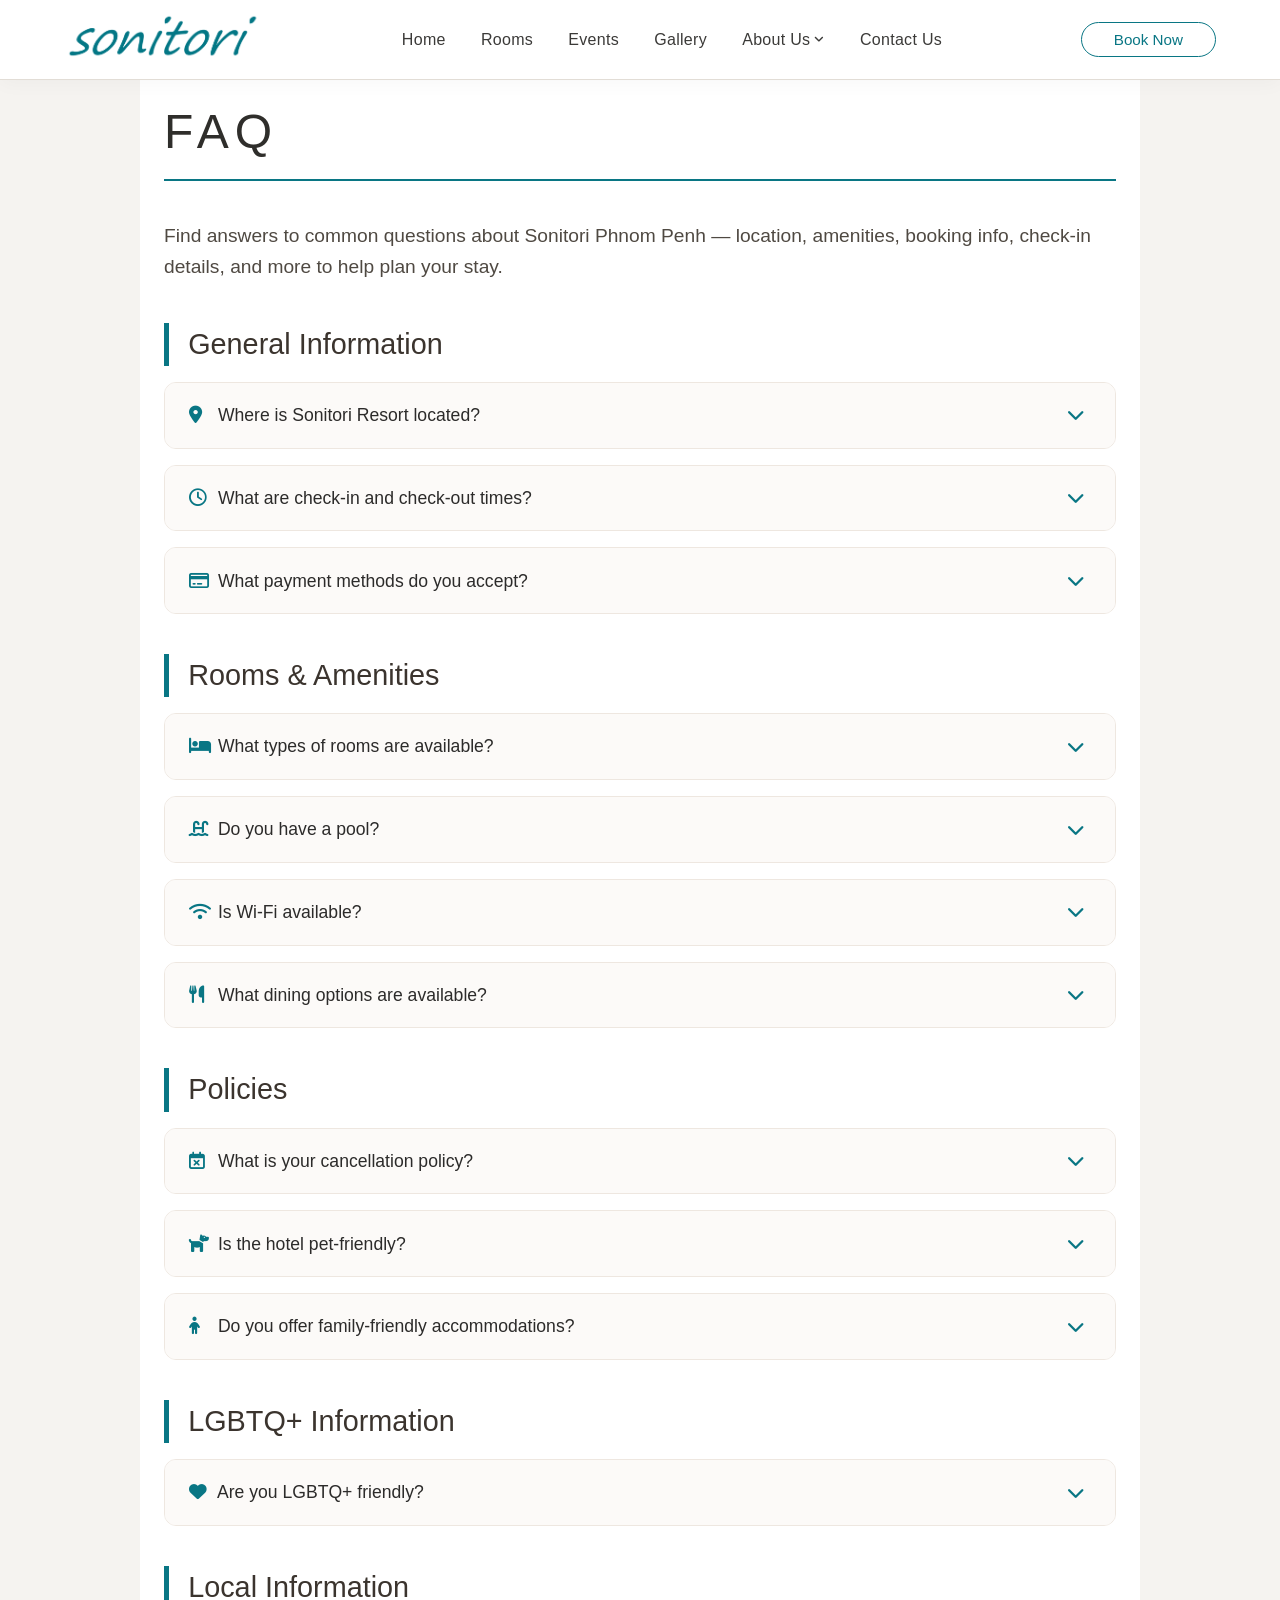
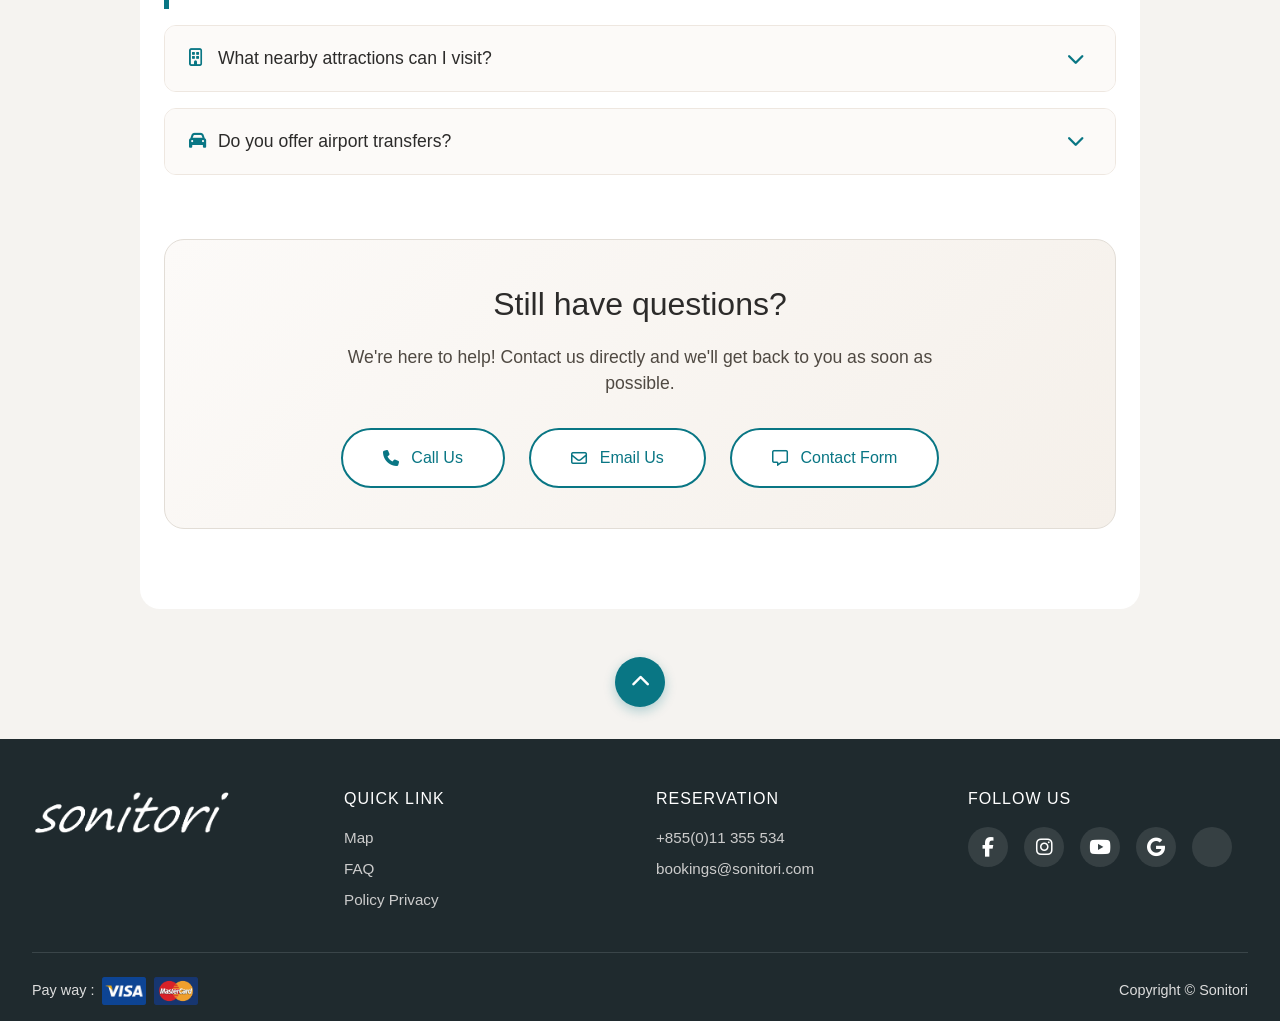
<file: faq/index.html>
<!DOCTYPE html>
<html lang="en">
<head>
    <meta charset="UTF-8">
    <meta name="viewport" content="width=device-width, initial-scale=1.0, maximum-scale=1.0, user-scalable=yes, viewport-fit=cover">
    <link rel="stylesheet" href="https://cdnjs.cloudflare.com/ajax/libs/font-awesome/6.4.0/css/all.min.css">
    <link rel="stylesheet" href="../bookingsPopup/booking.css">
    <title>FAQ · Sonitori Phnom Penh</title>
    <style>
        * {
            margin: 0;
            padding: 0;
            box-sizing: border-box;
            -webkit-tap-highlight-color: transparent;
        }

        body {
            background-color: #f5f3f0;
            color: #2c2b2a;
            font-family: -apple-system,BlinkMacSystemFont,Segoe UI,Roboto,Helvetica Neue,Arial,Noto Sans,sans-serif;
            font-size: 1rem;
            line-height: 1.5;
            -webkit-font-smoothing: antialiased;
        }

        body.no-scroll {
            overflow: hidden;
            position: fixed;
            width: 100%;
        }

        /* ===== NAVIGATION ===== */
        .navbar {
            position: fixed;
            top: 0;
            left: 0;
            width: 100%;
            z-index: 1000;
            background: #fff;
            box-shadow: 0 4px 18px rgba(0,0,0,0.03);
            padding: 0.7rem 5%;
            border-bottom: 1px solid #e2ddd6;
        }

        .nav-container {
            max-width: 1300px;
            margin: 0 auto;
            display: flex;
            justify-content: space-between;
            align-items: center;
        }

        .logo img {
            height: 50px;
            width: auto;
            filter: brightness(0.9);
        }

        .nav-links {
            display: flex;
            gap: 2.2rem;
            align-items: center;
            flex-wrap: wrap;
        }

        .nav-links a {
            text-decoration: none;
            font-weight: 400;
            font-size: 1rem;
            color: #3b3a38;
            letter-spacing: 0.3px;
            transition: color 0.2s;
        }

        .nav-links a:hover { color: #097684; }
        .nav-links a.active { 
            font-weight: 500; 
            color: #097684;
            border-bottom: 1px solid #097684;
            margin-bottom: -1px;
            pointer-events: none;
        }
        
        .desktop-book-btn {
            background: transparent;
            border: 1px solid #097684;
            color: #097684;
            padding: 0.5rem 2rem;
            border-radius: 40px;
            font-weight: 500;
            cursor: pointer;
            transition: 0.2s;
            font-size: 0.95rem;
        }

        .desktop-book-btn:hover {
            background: #097684;
            border-color: #097684;
            color: white;
        }

        .mobile-menu-icon {
            display: none;
            font-size: 1.8rem;
            color: #4a4540;
            cursor: pointer;
        }

        /* ===== MOBILE SIDEBAR ===== */
        .mobile-sidebar {
            position: fixed;
            top: 0;
            right: -100%;
            width: 90%;
            max-width: 350px;
            height: 100vh;
            background: #ffffff;
            z-index: 2000;
            box-shadow: -10px 0 30px rgba(0, 0, 0, 0.3);
            transition: right 0.4s cubic-bezier(0.23, 1, 0.32, 1);
            padding: 3rem 0rem 2rem;
            overflow-y: auto;
        }

        .mobile-sidebar.open { right: 0; }

        .sidebar-logo {
            padding: 0 20px 20px 20px;
            margin-bottom: 10px;
            border-bottom: 1px solid rgba(0,0,0,0.05);
        }

        .sidebar-logo img {
            height: 45px;
            width: auto;
            filter: brightness(0.9);
        }

        .sidebar-social {
            margin-top: 30px;
            padding: 20px 0 0 20px;
            border-top: 1px solid rgba(0,0,0,0.05);
        }

        .sidebar-social h4 {
            color: #3b3a38;
            font-size: 0.9rem;
            font-weight: 500;
            letter-spacing: 1px;
            margin-bottom: 15px;
            text-transform: uppercase;
        }

        .sidebar-social .social-icons {
            display: flex;
            gap: 15px;
            flex-wrap: wrap;
        }

        .sidebar-social .social-icons a {
            width: 40px;
            height: 40px;
            background: rgba(9,118,132,0.1);
            border-radius: 50%;
            display: flex;
            align-items: center;
            justify-content: center;
            color: #097684;
            font-size: 1.2rem;
            transition: all 0.3s ease;
            padding:  0 !important;
        }

        .sidebar-social .social-icons a:hover {
            background: #097684;
            color: white;
            transform: translateY(-3px);
        }

        .close-sidebar {
            position: absolute;
            top: 1rem;
            right: 1.2rem;
            font-size: 2rem;
            background: none;
            border: none;
            color: #097684;
            cursor: pointer;
        }

        .mobile-sidebar .sidebar-links {
            display: flex;
            flex-direction: column;
            gap: 0.5rem;
            margin-top: 1rem;
            padding: 0 0px 0 30px;
        }

        .mobile-sidebar .sidebar-links a { padding-left: 20px; }

        .mobile-sidebar a, .dropdown-toggle-mobile {
            text-decoration: none;
            font-size: 1rem;
            color: #3b3a38;
            font-weight: 400;
            padding: 0.9rem 0;
            display: flex;
            align-items: center;
            gap: 1rem;
            background: none;
            border: none;
            width: 100%;
            cursor: pointer;
            text-align: left;
        }

        .mobile-sidebar a i, .dropdown-toggle-mobile i:first-child {
            width: 1.6rem;
            font-size: 1rem;
            color: #097684;
            text-align: center;
        }

        .dropdown-toggle-mobile {
            justify-content: space-between;
            padding: 0.9rem 20px;
        }

        .dropdown-toggle-mobile .dropdown-icon-group {
            display: flex;
            align-items: center;
            gap: 1rem;
        }

        .dropdown-toggle-mobile .arrow-icon {
            font-size: 0.9rem;
            color: #7b6e61;
            transition: transform 0.3s ease;
        }

        .dropdown-toggle-mobile.open .arrow-icon { transform: rotate(180deg); }

        .mobile-sidebar a.active {
            color: #097684;
            font-weight: 500;
            background: rgba(9,118,132,0.08);
            border-radius: 12px 0 0 12px;
            padding-left: 20px;
        }

        .dropdown-menu-mobile {
            display: grid;
            grid-template-rows: 0fr;
            opacity: 0;
            visibility: hidden;
            transition: grid-template-rows 0.4s ease, opacity 0.3s ease, visibility 0s 0.4s;
            margin-left: 2.6rem;
        }

        .dropdown-menu-mobile.show {
            grid-template-rows: 1fr;
            opacity: 1;
            visibility: visible;
            transition: grid-template-rows 0.4s ease, opacity 0.3s ease, visibility 0s 0s;
        }

        .dropdown-menu-mobile > div { overflow: hidden; }

        .dropdown-menu-mobile a {
            padding: 0.7rem 0 0.7rem 0.2rem;
            font-size: 1.1rem;
            color: #4f4a44;
            display: flex;
            align-items: center;
            gap: 1rem;
        }

        .dropdown-menu-mobile a i {
            width: 1.4rem;
            font-size: 1rem;
            color: #097684;
        }

        .dropdown-menu-mobile a:hover { color: #097684; }
        .dropdown-menu-mobile a.active { color: #097684; font-weight: 500; }

        .mobile-overlay {
            position: fixed;
            top: 0;
            left: 0;
            width: 100%;
            height: 100%;
            background: rgba(0, 0, 0, 0.5);
            backdrop-filter: blur(2px);
            z-index: 1999;
            opacity: 0;
            visibility: hidden;
            transition: opacity 0.4s ease, visibility 0s 0.4s;
        }

        .mobile-overlay.active {
            opacity: 1;
            visibility: visible;
            transition: opacity 0.4s ease, visibility 0s 0s;
        }

        @media (max-width: 900px) {
            .nav-links { display: none; }
            .mobile-menu-icon { display: block; }
            .desktop-book-btn { display: none; }
        }

        .mobile-fixed-book {
            position: fixed;
            bottom: 15px;
            right: 15px;
            background: #097684;
            color: white;
            border: none;
            border-radius: 50px;
            padding: 0.8rem 1.2rem;
            font-size: 0.85rem;
            font-weight: 500;
            box-shadow: 0 10px 30px rgba(9,118,132,0.5);
            z-index: 1500;
            cursor: pointer;
            display: flex;
            align-items: center;
            gap: 8px;
            border: 2px solid rgba(255,255,255,0.2);
        }

        @media (min-width: 901px) { .mobile-fixed-book { display: none; } }

        .dropdown {
            position: relative;
            display: inline-block;
        }

        .dropdown-trigger {
            display: flex;
            align-items: center;
            gap: 4px;
            height: 50px;
        }

        .dropdown-arrow { font-size: 0.7rem; transition: transform 0.3s ease; }
        .dropdown:hover .dropdown-arrow { transform: rotate(180deg); }

        .dropdown-menu {
            position: absolute;
            top: 100%;
            left: 0;
            background: white;
            min-width: 180px;
            box-shadow: 0 8px 16px rgba(0,0,0,0.1);
            border: 1px solid #eae6e0;
            border-radius: 8px;
            padding: 0.5rem 0;
            opacity: 0;
            visibility: hidden;
            transform: translateY(-10px);
            transition: all 0.3s ease;
            z-index: 1001;
        }

        .dropdown:hover .dropdown-menu {
            opacity: 1;
            visibility: visible;
            transform: translateY(0);
        }

        .dropdown-menu a {
            display: block;
            padding: 0.7rem 1.5rem;
            color: #3b3a38;
            font-size: 0.95rem;
            white-space: nowrap;
        }

        .dropdown-menu a:hover {
            background: #f8f6f4;
            color: #097684;
            padding-left: 2rem;
        }

        /* ===== MAIN CONTENT ===== */
        .main-content {
            max-width: 1000px;
            margin: 0 auto;
            padding: 6rem 1.5rem 3rem;
            background: #ffffff;
            border-radius: 0 0px 20px 20px;
        }

        .page-heading {
            font-size: 3rem;
            font-weight: 300;
            letter-spacing: 6px;
            text-transform: uppercase;
            color: #2f2e2b;
            border-bottom: 2px solid #097684;
            padding-bottom: 0.7rem;
            margin-bottom: 2.5rem;
        }

        .faq-subtitle {
            font-size: 1.2rem;
            color: #4f4942;
            margin-bottom: 2rem;
            line-height: 1.6;
        }

        /* ===== FAQ ACCORDION STYLES ===== */
        .faq-container {
            margin: 2rem 0 3rem;
        }

        .faq-item {
            margin-bottom: 1rem;
            border: 1px solid #eee7e0;
            border-radius: 12px;
            overflow: hidden;
            background: #fcfaf8;
            transition: all 0.3s ease;
        }

        .faq-item:hover {
            border-color: #097684;
            box-shadow: 0 4px 12px rgba(9,118,132,0.1);
        }

        .faq-question {
            padding: 1.2rem 1.5rem;
            background: #fcfaf8;
            display: flex;
            align-items: center;
            justify-content: space-between;
            cursor: pointer;
            transition: background 0.3s ease;
            font-weight: 500;
            color: #2c2b2a;
            font-size: 1.1rem;
            gap: 1rem;
        }

        .faq-question:hover {
            background: #f8f4f0;
        }

        .faq-question i {
            color: #097684;
            width: 24px;
            font-size: 1.1rem;
        }

        .faq-question .faq-toggle-icon {
            color: #097684;
            transition: transform 0.3s ease;
        }

        .faq-item.active .faq-question {
            background: #f0eae4;
            border-bottom: 1px solid #eee7e0;
        }

        .faq-item.active .faq-toggle-icon {
            transform: rotate(180deg);
        }

        .faq-answer {
            max-height: 0;
            overflow: hidden;
            transition: max-height 0.4s ease-out;
            background: white;
        }

        .faq-item.active .faq-answer {
            max-height: 500px;
            transition: max-height 0.6s ease-in;
        }

        .faq-answer-content {
            padding: 1.5rem;
            color: #4f4942;
            line-height: 1.7;
            border-top: 1px solid rgba(9,118,132,0.1);
        }

        .faq-answer-content p {
            margin-bottom: 0.8rem;
        }

        .faq-answer-content p:last-child {
            margin-bottom: 0;
        }

        .faq-answer-content ul {
            margin: 0.8rem 0 0 1.5rem;
        }

        .faq-answer-content li {
            margin-bottom: 0.4rem;
        }

        .faq-category {
            margin: 2.5rem 0 1rem;
            font-size: 1.8rem;
            font-weight: 340;
            color: #3b342e;
            border-left: 5px solid #097684;
            padding-left: 1.2rem;
        }

        /* Contact section */
        .contact-section {
            margin: 4rem 0 2rem;
            padding: 2.5rem;
            background: linear-gradient(135deg, #fcfaf8 0%, #f5f0ea 100%);
            border-radius: 20px;
            text-align: center;
            border: 1px solid #e2ddd6;
        }

        .contact-section h3 {
            font-size: 2rem;
            font-weight: 300;
            color: #2c2b2a;
            margin-bottom: 1rem;
        }

        .contact-section p {
            color: #4f4942;
            margin-bottom: 2rem;
            font-size: 1.1rem;
            max-width: 600px;
            margin-left: auto;
            margin-right: auto;
        }

        .contact-buttons {
            display: flex;
            gap: 1.5rem;
            justify-content: center;
            flex-wrap: wrap;
        }

        .contact-btn {
            display: inline-flex;
            align-items: center;
            gap: 0.8rem;
            padding: 1rem 2.5rem;
            border-radius: 50px;
            text-decoration: none;
            font-weight: 500;
            transition: all 0.3s ease;
            background: white;
            color: #097684;
            border: 2px solid #097684;
        }

        .contact-btn:hover {
            background: #097684;
            color: white;
            transform: translateY(-3px);
            box-shadow: 0 10px 20px rgba(9,118,132,0.2);
        }

        @media (max-width: 900px) {
            .contact-btn:active {
                background: #097684;
                color: white;
                transform: scale(0.98);
            }
        }

        /* ===== BACK TO TOP ===== */
        .back-to-top {
            display: flex;
            justify-content: center;
            margin: 3rem 0 1rem;
        }
        
        .back-to-top a {
            display: flex;
            align-items: center;
            justify-content: center;
            width: 50px;
            height: 50px;
            background: #097684;
            border-radius: 50%;
            color: white;
            text-decoration: none;
            box-shadow: 0 4px 12px rgba(9, 118, 132, 0.3);
            transition: all 0.3s ease;
        }
        
        .back-to-top a:hover {
            background: #065a66;
            transform: translateY(-5px);
        }
        
        .back-to-top a i {
            font-size: 1.2rem;
            animation: bounce 2s ease-in-out infinite;
        }
        
        @keyframes bounce {
            0%, 20%, 50%, 80%, 100% { transform: translateY(0); }
            40% { transform: translateY(-8px); }
            60% { transform: translateY(-4px); }
        }

        /* ===== FOOTER ===== */
        .footer {
            background: #1f2a2e;
            color: #ddd;
            padding: 3rem 2rem 1rem;
            margin-top: 2rem;
        }

        .footer-content {
            max-width: 1300px;
            margin: 0 auto;
            display: flex;
            flex-wrap: wrap;
            justify-content: space-between;
            gap: 2rem;
        }

        .footer-col { flex: 1 1 200px; }
        .footer-logo img { max-width: 200px; height: auto; margin-bottom: 1rem; }
        .footer h4 { color: #fff; font-weight: 400; margin-bottom: 1rem; letter-spacing: 1px; }
        .footer a { color: #ccc; text-decoration: none; display: block; margin-bottom: 0.5rem; font-size: 0.95rem; }
        .footer a:hover { color: #097684; }
        
        .social-icons {
            display: flex;
            gap: 1rem;
            margin-top: 0.5rem;
        }
        
        .social-icons a {
            background: rgba(255,255,255,0.1);
            width: 40px;
            height: 40px;
            border-radius: 50%;
            display: flex;
            align-items: center;
            justify-content: center;
            color: white;
            font-size: 1.2rem;
        }
        
        .social-icons a:hover { background: #097684; }
        
        .footer-bottom {
            max-width: 1300px;
            margin: 2rem auto 0;
            padding-top: 1.5rem;
            border-top: 1px solid #3a4549;
            display: flex;
            flex-wrap: wrap;
            justify-content: space-between;
            align-items: center;
            font-size: 0.9rem;
        }
        
        .payment-icons {
            display: flex;
            align-items: center;
            gap: 0.5rem;
        }
        
        .payment-icons img { height: 28px; }

        /* ===== RESPONSIVE STYLES ===== */
        @media (max-width: 900px) {
            .main-content { padding: 5rem 1rem 2rem; }
            .page-heading { font-size: 2rem; letter-spacing: 4px; }
            .faq-subtitle { font-size: 1rem; }
            .faq-category { font-size: 1.4rem; padding-left: 1rem; }
            .faq-question { font-size: 0.95rem; padding: 1rem; }
            .faq-answer-content { padding: 1rem; font-size: 0.9rem; }
            .contact-section { padding: 1.5rem; margin: 2rem 0; }
            .contact-section h3 { font-size: 1.5rem; }
            .contact-btn { padding: 0.8rem 1.5rem; font-size: 0.9rem; }
        }

        @media (max-width: 600px) {
            .social-icons { justify-content: center; }
            .back-to-top a { width: 45px; height: 45px; }
            .back-to-top a i { font-size: 1rem; }
        }

        /* Touch-friendly improvements */
        @media (hover: none) and (pointer: coarse) {
            .faq-question {
                cursor: pointer;
                -webkit-tap-highlight-color: rgba(9,118,132,0.2);
            }
            .contact-btn:active {
                background: #097684;
                color: white;
                transform: scale(0.98);
            }
        }

        html { scroll-behavior: smooth; }
    </style>
</head>
<body>
    <!-- Navigation -->
    <nav class="navbar" id="navbar">
        <div class="nav-container">
            <a href="../index.html">
                <div class="logo"><img src="../images/logo.png" alt="Sonitori Logo"></div>
            </a>
            <div class="nav-links">
                <a href="../index.html">Home</a>
                <a href="../rooms/index.html">Rooms</a>
                <a href="../event/index.html">Events</a>
                <a href="../gallery/index.html">Gallery</a>
                <div class="dropdown">
                    <a href="" class="dropdown-trigger">About Us <span class="dropdown-arrow"><i class="fa-solid fa-angle-down"></i></span></a>
                    <div class="dropdown-menu">
                        <a href="../about-us/our-story/index.html">Our Story</a>
                        <a href="../about-us/community/index.html">Community</a>
                        <a href="../about-us/reviews/index.html">Review</a>
                        <a href="../about-us/press-library/index.html">Press Library</a>
                    </div>
                </div>
                <a href="../contact-us/index.html">Contact Us</a>
            </div>
            <button class="desktop-book-btn" id="desktopBookBtn">Book Now</button>
            <div class="mobile-menu-icon"><i class="fas fa-bars"></i></div>
        </div>
    </nav>

    <!-- Mobile sidebar -->
    <div class="mobile-overlay" id="mobileOverlay"></div>
    <div class="mobile-sidebar" id="mobileSidebar">
        <button class="close-sidebar" id="closeSidebar"><i class="fa-solid fa-circle-xmark"></i></button>
        <div class="sidebar-logo"><img src="../images/logo.png" alt="Sonitori Logo"></div>
        <div class="sidebar-links">
            <a href="../index.html"><i class="fa-solid fa-house"></i> Home</a>
            <a href="../rooms/index.html"><i class="fa-solid fa-bed"></i> Rooms</a>
            <a href="../event/index.html"><i class="fa-regular fa-calendar"></i> Events</a>
            <a href="../gallery/index.html"><i class="fa-regular fa-images"></i> Gallery</a>
            <div class="mobile-dropdown">
                <button class="dropdown-toggle-mobile" id="aboutDropdownToggle">
                    <span class="dropdown-icon-group"><i class="fa-regular fa-address-card"></i> About Us</span>
                    <i class="fa-solid fa-angle-down arrow-icon"></i>
                </button>
                <div class="dropdown-menu-mobile" id="aboutMobileMenu">
                    <div>
                        <a href="../about-us/our-story/index.html"><i class="fa-regular fa-compass"></i> Our Story</a>
                        <a href="../about-us/community/index.html"><i class="fa-regular fa-handshake"></i> Community</a>
                        <a href="../about-us/reviews/index.html"><i class="fa-regular fa-star"></i> Review</a>
                        <a href="../about-us/press-library/index.html"><i class="fa-regular fa-newspaper"></i> Press Library</a>
                    </div>
                </div>
            </div>
            <a href="../contact-us/index.html"><i class="fa-regular fa-envelope"></i> Contact Us</a>
            <div class="sidebar-social">
                <h4>FOLLOW US</h4>
                <div class="social-icons">
                    <a href="#"><i class="fab fa-facebook-f"></i></a>
                    <a href="#"><i class="fab fa-instagram"></i></a>
                    <a href="#"><i class="fab fa-youtube"></i></a>
                    <a href="#"><i class="fab fa-google"></i></a>
                    <a href="#"><i class="fab fa-tripadvisor"></i></a>
                </div>
            </div>
        </div>
    </div>

    <!-- Fixed bottom Book Now button -->
    <button class="mobile-fixed-book" id="mobileFixedBook"><i class="fa-solid fa-calendar"></i> BOOK NOW</button>

    <!-- Popup overlay + calendar -->
    <div class="popup-overlay" id="popupOverlay"></div>
    <div class="calendar-popup" id="calendarPopup">
        <div class="popup-header">
            <h3>Select dates</h3>
            <button class="close-popup" id="closePopupBtn"><i class="fa-solid fa-circle-xmark"></i></button>
        </div>
        <div class="calendar-container" id="calendarContainer"></div>
        <div class="popup-footer">
            <div class="night-count"><span id="nightsValue">0</span> nights</div>
            <button class="search-btn" id="searchDatesBtn" disabled>Search</button>
        </div>
    </div>

    <!-- MAIN CONTENT - FAQ PAGE -->
    <div class="main-content">
        <div class="page-heading">FAQ</div>
        
        <div class="faq-subtitle">
            Find answers to common questions about Sonitori Phnom Penh — location, amenities, booking info, check-in details, and more to help plan your stay.
        </div>

        <!-- FAQ Accordion -->
        <div class="faq-container">
            
            <!-- Category: General Information -->
            <h2 class="faq-category">General Information</h2>
            
            <div class="faq-item">
                <div class="faq-question" onclick="toggleFaq(this)">
                    <span><i class="fa-solid fa-location-dot"></i> Where is Sonitori Resort located?</span>
                    <i class="fa-solid fa-chevron-down faq-toggle-icon"></i>
                </div>
                <div class="faq-answer">
                    <div class="faq-answer-content">
                        <p>We are located across the river from the Street 71, Sangkat Boeung Keng Kang 1 (BKK1), Chamkarmon District, Phnom Penh 12302, Cambodia</p>
                    </div>
                </div>
            </div>

            <div class="faq-item">
                <div class="faq-question" onclick="toggleFaq(this)">
                    <span><i class="fa-regular fa-clock"></i> What are check-in and check-out times?</span>
                    <i class="fa-solid fa-chevron-down faq-toggle-icon"></i>
                </div>
                <div class="faq-answer">
                    <div class="faq-answer-content">
                        <p>Check-in time is from 2:00 PM and check-out is until 12:00 PM (noon). Early check-in and late check-out are subject to availability and may incur additional charges.</p>
                    </div>
                </div>
            </div>

            <div class="faq-item">
                <div class="faq-question" onclick="toggleFaq(this)">
                    <span><i class="fa-regular fa-credit-card"></i> What payment methods do you accept?</span>
                    <i class="fa-solid fa-chevron-down faq-toggle-icon"></i>
                </div>
                <div class="faq-answer">
                    <div class="faq-answer-content">
                        <p>We accept all major credit cards (Visa, Mastercard, American Express), as well as cash payments in USD and KHR. Online bookings can be paid via credit card or through our secure payment gateway.</p>
                    </div>
                </div>
            </div>

            <!-- Category: Rooms & Amenities -->
            <h2 class="faq-category">Rooms & Amenities</h2>

            <div class="faq-item">
                <div class="faq-question" onclick="toggleFaq(this)">
                    <span><i class="fa-solid fa-bed"></i> What types of rooms are available?</span>
                    <i class="fa-solid fa-chevron-down faq-toggle-icon"></i>
                </div>
                <div class="faq-answer">
                    <div class="faq-answer-content">
                        <ul>
                            <li><strong>Standard Room (28 m²)</strong> – Cozy first-floor room with queen/twin bed, rain-shower, and basic amenities.</li>
                            <li><strong>Deluxe Garden View (35 m²)</strong> – Spacious ground-floor room with queen/twin bed, indoor rain-shower, and private outdoor terrazzo bathtub.</li>
                            <li><strong>Deluxe Pool View (35 m²)</strong> – Pool-facing room with queen/twin bed, balcony, and private outdoor tub.</li>
                            <li><strong>Penthouse Suite (70 m²)</strong> – Premium top-floor suite with king bed, rooftop jacuzzi, and panoramic city views.</li>
                        </ul>
                    </div>
                </div>
            </div>

            <div class="faq-item">
                <div class="faq-question" onclick="toggleFaq(this)">
                    <span><i class="fa-solid fa-water-ladder"></i> Do you have a pool?</span>
                    <i class="fa-solid fa-chevron-down faq-toggle-icon"></i>
                </div>
                <div class="faq-answer">
                    <div class="faq-answer-content">
                        <p>Yes, we have a beautiful saltwater pool surrounded by lush tropical gardens, open daily from 7:00 AM to 8:00 PM.</p>
                    </div>
                </div>
            </div>

            <div class="faq-item">
                <div class="faq-question" onclick="toggleFaq(this)">
                    <span><i class="fa-solid fa-wifi"></i> Is Wi-Fi available?</span>
                    <i class="fa-solid fa-chevron-down faq-toggle-icon"></i>
                </div>
                <div class="faq-answer">
                    <div class="faq-answer-content">
                        <p>Yes, complimentary high-speed Wi-Fi is available throughout the property, including all rooms and common areas.</p>
                    </div>
                </div>
            </div>

            <div class="faq-item">
                <div class="faq-question" onclick="toggleFaq(this)">
                    <span><i class="fa-solid fa-utensils"></i> What dining options are available?</span>
                    <i class="fa-solid fa-chevron-down faq-toggle-icon"></i>
                </div>
                <div class="faq-answer">
                    <div class="faq-answer-content">
                        <p>We have an on-site restaurant serving Khmer and international cuisine, as well as a bar. Breakfast is served daily from 6:30 AM to 10:30 AM. Vegan and vegetarian options are available upon request.</p>
                    </div>
                </div>
            </div>

            <!-- Category: Policies -->
            <h2 class="faq-category">Policies</h2>

            <div class="faq-item">
                <div class="faq-question" onclick="toggleFaq(this)">
                    <span><i class="fa-regular fa-calendar-xmark"></i> What is your cancellation policy?</span>
                    <i class="fa-solid fa-chevron-down faq-toggle-icon"></i>
                </div>
                <div class="faq-answer">
                    <div class="faq-answer-content">
                        <p>Cancellation policies vary by rate type. Most flexible rates allow free cancellation up to 24-48 hours before check-in. Please check your booking confirmation for specific terms.</p>
                    </div>
                </div>
            </div>

            <div class="faq-item">
                <div class="faq-question" onclick="toggleFaq(this)">
                    <span><i class="fa-solid fa-dog"></i> Is the hotel pet-friendly?</span>
                    <i class="fa-solid fa-chevron-down faq-toggle-icon"></i>
                </div>
                <div class="faq-answer">
                    <div class="faq-answer-content">
                        <p>Unfortunately, we do not allow pets at the property, with the exception of service animals.</p>
                    </div>
                </div>
            </div>

            <div class="faq-item">
                <div class="faq-question" onclick="toggleFaq(this)">
                    <span><i class="fa-solid fa-child"></i> Do you offer family-friendly accommodations?</span>
                    <i class="fa-solid fa-chevron-down faq-toggle-icon"></i>
                </div>
                <div class="faq-answer">
                    <div class="faq-answer-content">
                        <p>Yes, we welcome families. Children under 12 stay free when using existing bedding. Extra beds and baby cots are available upon request (additional charges may apply).</p>
                    </div>
                </div>
            </div>

            <!-- Category: LGBTQ+ Friendly -->
            <h2 class="faq-category">LGBTQ+ Information</h2>

            <div class="faq-item">
                <div class="faq-question" onclick="toggleFaq(this)">
                    <span><i class="fa-solid fa-heart"></i> Are you LGBTQ+ friendly?</span>
                    <i class="fa-solid fa-chevron-down faq-toggle-icon"></i>
                </div>
                <div class="faq-answer">
                    <div class="faq-answer-content">
                        <p>Yes! Sonitori Hotel & Resort proudly welcomes LGBTQ+ guests and offers a safe, inclusive, and welcoming environment for everyone.</p>
                    </div>
                </div>
            </div>

            <!-- Category: Local Information -->
            <h2 class="faq-category">Local Information</h2>

            <div class="faq-item">
                <div class="faq-question" onclick="toggleFaq(this)">
                    <span><i class="fa-regular fa-building"></i> What nearby attractions can I visit?</span>
                    <i class="fa-solid fa-chevron-down faq-toggle-icon"></i>
                </div>
                <div class="faq-answer">
                    <div class="faq-answer-content">
                        <p>We are close to:</p>
                        <ul>
                            <li>Tuol Sleng Genocide Museum</li>
                            <li>Choeung Ek (Killing Fields)</li>
                            <li>Royal Palace & Silver Pagoda</li>
                            <li>National Museum of Cambodia</li>
                            <li>Independence Monument</li>
                            <li>Central Market (Psar Thmei)</li>
                        </ul>
                    </div>
                </div>
            </div>

            <div class="faq-item">
                <div class="faq-question" onclick="toggleFaq(this)">
                    <span><i class="fa-solid fa-car"></i> Do you offer airport transfers?</span>
                    <i class="fa-solid fa-chevron-down faq-toggle-icon"></i>
                </div>
                <div class="faq-answer">
                    <div class="faq-answer-content">
                        <p>Yes, we can arrange airport transfers upon request. Please contact us at least 24 hours in advance to organize this service.</p>
                    </div>
                </div>
            </div>
        </div>

        <!-- Contact Section -->
        <div class="contact-section">
            <h3>Still have questions?</h3>
            <p>We're here to help! Contact us directly and we'll get back to you as soon as possible.</p>
            <div class="contact-buttons">
                <a href="tel:+855011355534" class="contact-btn"><i class="fa-solid fa-phone"></i> Call Us</a>
                <a href="mailto:bookings@sonitori.com" class="contact-btn"><i class="fa-regular fa-envelope"></i> Email Us</a>
                <a href="../contact-us/index.html" class="contact-btn"><i class="fa-regular fa-message"></i> Contact Form</a>
            </div>
        </div>
    </div>

    <!-- back to top -->
    <div class="back-to-top">
        <a href="#" onclick="window.scrollTo({top:0,behavior:'smooth'}); return false;">
            <i class="fa-solid fa-chevron-up"></i>
        </a>
    </div>

    <!-- FOOTER -->
    <footer class="footer">
        <div class="footer-content">
            <div class="footer-col footer-logo"><img src="../images/Logo-white.png" alt="sonitori"></div>
            <div class="footer-col">
                <h4>QUICK LINK</h4>
                <a href="https://maps.app.goo.gl/A1VpfBTSutvgNhrm9">Map</a>
                <a href="../faq/index.html">FAQ</a>
                <a href="../policy-privacy/index.html">Policy Privacy</a>
            </div>
            <div class="footer-col">
                <h4>RESERVATION</h4>
                <a href="tel:+855011355534">+855(0)11 355 534</a>
                <a href="mailto:bookings@sonitori.com">bookings@sonitori.com</a>
            </div>
            <div class="footer-col">
                <h4>FOLLOW US</h4>
                <div class="social-icons">
                    <a href="#"><i class="fab fa-facebook-f"></i></a>
                    <a href="#"><i class="fab fa-instagram"></i></a>
                    <a href="#"><i class="fab fa-youtube"></i></a>
                    <a href="#"><i class="fab fa-google"></i></a>
                    <a href="#"><i class="fab fa-tripadvisor"></i></a>
                </div>
            </div>
        </div>
        <div class="footer-bottom">
            <div class="payment-icons">
                <span>Pay way :</span>
                <img src="../images/visa-card.webp" alt="visa">
                <img src="../images/master.webp" alt="mastercard">
            </div>
            <div>Copyright © Sonitori</div>
        </div>
    </footer>

    <script>
        (function() {
            // FAQ Accordion Function
            window.toggleFaq = function(element) {
                const faqItem = element.closest('.faq-item');
                faqItem.classList.toggle('active');
            };

            // Mobile sidebar
            const mobileIcon = document.querySelector('.mobile-menu-icon');
            const sidebar = document.getElementById('mobileSidebar');
            const overlay = document.getElementById('mobileOverlay');
            const closeSidebar = document.getElementById('closeSidebar');
            const dropdownToggle = document.getElementById('aboutDropdownToggle');
            const aboutMobileMenu = document.getElementById('aboutMobileMenu');

            function openMobileMenu() {
                sidebar.classList.add('open');
                overlay.classList.add('active');
                document.body.style.overflow = 'hidden';
            }

            function closeMobileMenu() {
                sidebar.classList.remove('open');
                overlay.classList.remove('active');
                document.body.style.overflow = '';
            }

            if (mobileIcon) mobileIcon.addEventListener('click', openMobileMenu);
            if (closeSidebar) closeSidebar.addEventListener('click', closeMobileMenu);
            if (overlay) overlay.addEventListener('click', closeMobileMenu);

            if (dropdownToggle && aboutMobileMenu) {
                dropdownToggle.addEventListener('click', function(e) {
                    e.preventDefault();
                    e.stopPropagation();
                    this.classList.toggle('open');
                    aboutMobileMenu.classList.toggle('show');
                });
                aboutMobileMenu.classList.remove('show');
            }

            window.addEventListener('resize', function() {
                if (window.innerWidth > 900 && sidebar.classList.contains('open')) closeMobileMenu();
            });

            // Booking popup
            function openBookingPopup() {
                const popupOverlay = document.getElementById('popupOverlay');
                const popup = document.getElementById('calendarPopup');
                if (popupOverlay && popup) {
                    popupOverlay.classList.add('active');
                    popup.classList.add('active');
                }
            }
            
            document.getElementById('desktopBookBtn')?.addEventListener('click', openBookingPopup);
            document.getElementById('mobileFixedBook')?.addEventListener('click', function(e) {
                e.preventDefault();
                openBookingPopup();
            });

            // Close popup
            document.getElementById('closePopupBtn')?.addEventListener('click', function() {
                document.getElementById('popupOverlay')?.classList.remove('active');
                document.getElementById('calendarPopup')?.classList.remove('active');
            });

            document.getElementById('popupOverlay')?.addEventListener('click', function() {
                this.classList.remove('active');
                document.getElementById('calendarPopup')?.classList.remove('active');
            });
        })();
    </script>
    <script src="../bookingsPopup/booking.js"></script>
</body>
</html>
</file>
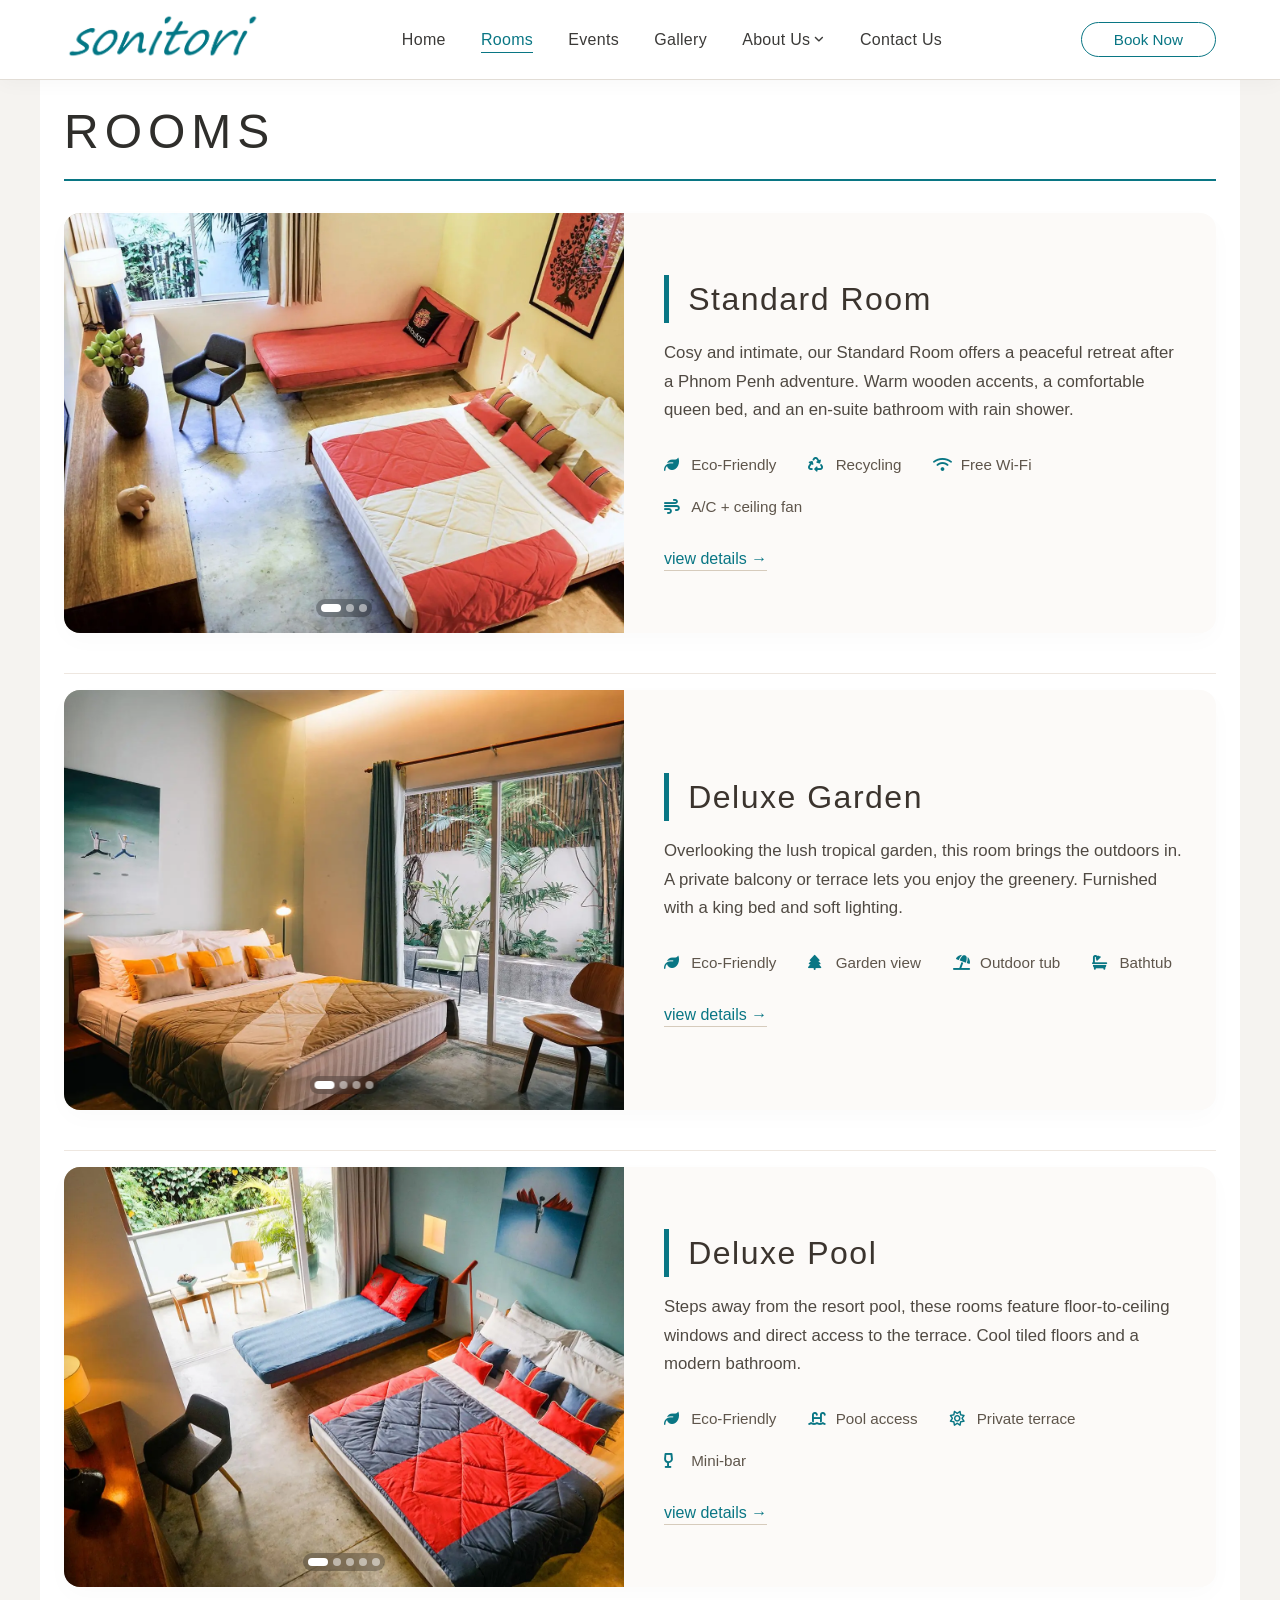
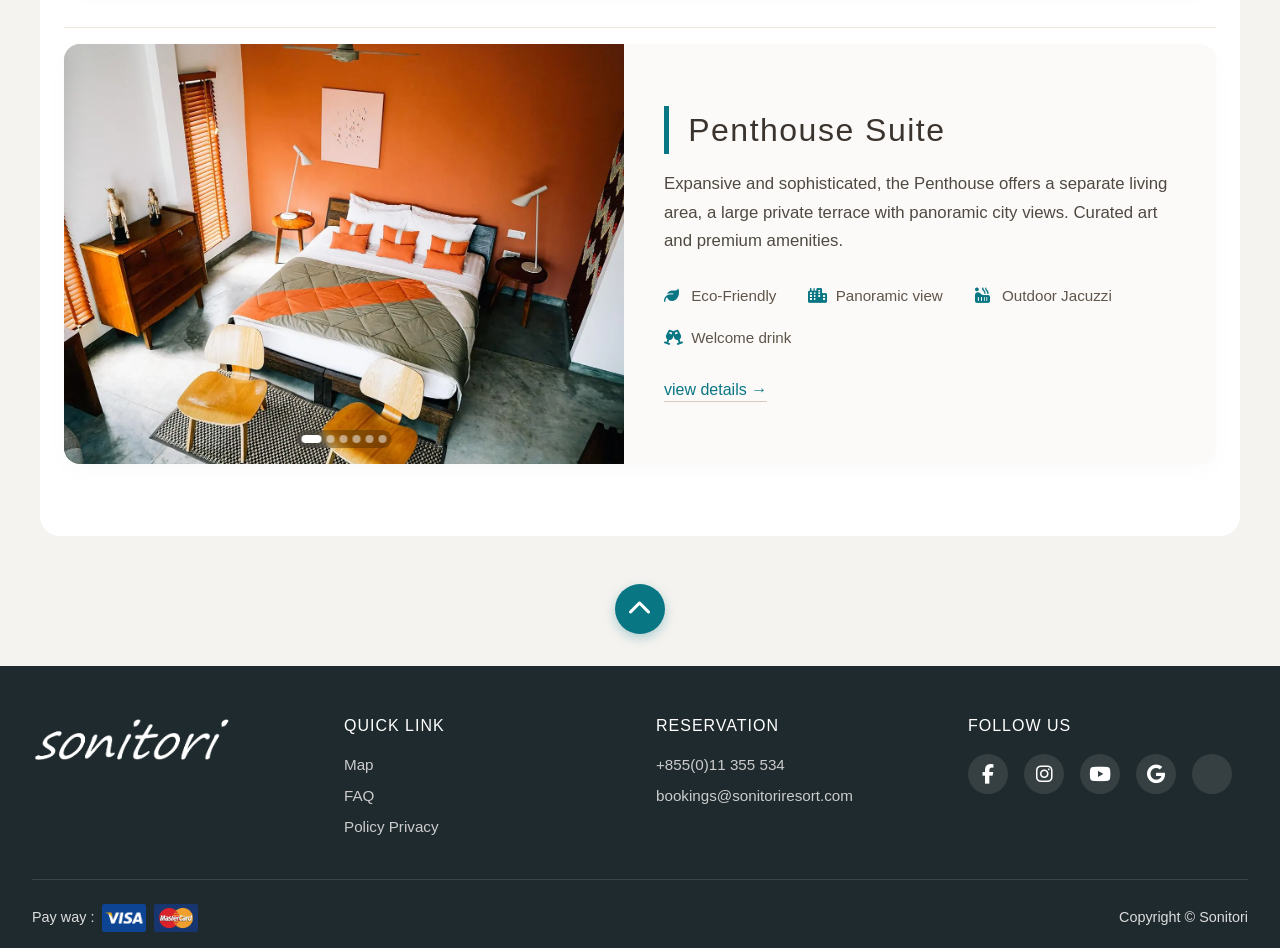
<file: rooms/index.html>
<!DOCTYPE html>
<html lang="en">
<head>
    <meta charset="UTF-8">
    <meta name="viewport" content="width=device-width, initial-scale=1.0, maximum-scale=1.0, user-scalable=yes, viewport-fit=cover">
    <link rel="stylesheet" href="https://cdnjs.cloudflare.com/ajax/libs/font-awesome/6.4.0/css/all.min.css">
    <link rel="stylesheet" href="../bookingsPopup/booking.css">
    <title>Rooms · Sonitori Phnom Penh</title>
    <style>
        * {
    margin: 0;
    padding: 0;
    box-sizing: border-box;
    -webkit-tap-highlight-color: transparent;
}

body {
    background-color: #f5f3f0;
    color: #2c2b2a;
    font-family: -apple-system,BlinkMacSystemFont,Segoe UI,Roboto,Helvetica Neue,Arial,Noto Sans,sans-serif;
    font-size: 1rem;
    line-height: 1.5;
    -webkit-font-smoothing: antialiased;
}

body.no-scroll {
    overflow: hidden;
    position: fixed;
    width: 100%;
}

/* ===== NAVIGATION ===== */
.navbar {
    position: fixed;
    top: 0;
    left: 0;
    width: 100%;
    z-index: 1000;
    background: #fff;
    box-shadow: 0 4px 18px rgba(0,0,0,0.03);
    padding: 0.7rem 5%;
    border-bottom: 1px solid #e2ddd6;
}

.nav-container {
    max-width: 1300px;
    margin: 0 auto;
    display: flex;
    justify-content: space-between;
    align-items: center;
}

.logo img {
    height: 50px;
    width: auto;
    filter: brightness(0.9);
}

.nav-links {
    display: flex;
    gap: 2.2rem;
    align-items: center;
    flex-wrap: wrap;
}

.nav-links a {
    text-decoration: none;
    font-weight: 400;
    font-size: 1rem;
    color: #3b3a38;
    letter-spacing: 0.3px;
    transition: color 0.2s;
}

.nav-links a:hover { color: #097684; }
.nav-links a.active { 
    font-weight: 500; 
    color: #097684;
    border-bottom: 1px solid #097684;
    margin-bottom: -1px;
    pointer-events: none;
}

.desktop-book-btn {
    background: transparent;
    border: 1px solid #097684;
    color: #097684;
    padding: 0.5rem 2rem;
    border-radius: 40px;
    font-weight: 500;
    cursor: pointer;
    transition: 0.2s;
    font-size: 0.95rem;
}

.desktop-book-btn:hover {
    background: #097684;
    border-color: #097684;
    color: white;
}

.mobile-menu-icon {
    display: none;
    font-size: 1.8rem;
    color: #4a4540;
    cursor: pointer;
}

/* ===== MOBILE SIDEBAR ===== */
.mobile-sidebar {
    position: fixed;
    top: 0;
    right: -100%;
    width: 90%;
    max-width: 350px;
    height: 100vh;
    background: #ffffff;
    z-index: 2000;
    box-shadow: -10px 0 30px rgba(0, 0, 0, 0.3);
    transition: right 0.4s cubic-bezier(0.23, 1, 0.32, 1);
    padding: 3rem 0rem 2rem;
    overflow-y: auto;
}

.mobile-sidebar.open { right: 0; }

.sidebar-logo {
    padding: 0 20px 20px 20px;
    margin-bottom: 10px;
    border-bottom: 1px solid rgba(0,0,0,0.05);
}

.sidebar-logo img {
    height: 45px;
    width: auto;
    filter: brightness(0.9);
}

.sidebar-social {
    margin-top: 30px;
    padding: 20px 0 0 20px;
    border-top: 1px solid rgba(0,0,0,0.05);
}

.sidebar-social h4 {
    color: #3b3a38;
    font-size: 0.9rem;
    font-weight: 500;
    letter-spacing: 1px;
    margin-bottom: 15px;
    text-transform: uppercase;
}

.sidebar-social .social-icons {
    display: flex;
    gap: 15px;
    flex-wrap: wrap;
}

.sidebar-social .social-icons a {
    width: 40px;
    height: 40px;
    background: rgba(9,118,132,0.1);
    border-radius: 50%;
    display: flex;
    align-items: center;
    padding: 0 !important;
    justify-content: center;
    color: #097684;
    font-size: 1.2rem;
    transition: all 0.3s ease;
}

.sidebar-social .social-icons a:hover {
    background: #097684;
    color: white;
    transform: translateY(-3px);
}

.close-sidebar {
    position: absolute;
    top: 1rem;
    right: 1.2rem;
    font-size: 2rem;
    background: none;
    border: none;
    color: #097684;
    cursor: pointer;
    line-height: 1;
}

.mobile-sidebar .sidebar-links {
    display: flex;
    flex-direction: column;
    gap: 0.5rem;
    margin-top: 1rem;
    padding: 0 0px 0 30px;
}

.mobile-sidebar .sidebar-links a { padding-left: 20px; }

.mobile-sidebar a, .dropdown-toggle-mobile {
    text-decoration: none;
    font-size: 1rem;
    color: #3b3a38;
    font-weight: 400;
    padding: 0.9rem 0;
    display: flex;
    align-items: center;
    gap: 1rem;
    background: none;
    border: none;
    width: 100%;
    cursor: pointer;
    text-align: left;
}

.mobile-sidebar a i, .dropdown-toggle-mobile i:first-child {
    width: 1.6rem;
    font-size: 1rem;
    color: #097684;
    text-align: center;
}

.dropdown-toggle-mobile {
    justify-content: space-between;
    padding: 0.9rem 20px;
}

.dropdown-toggle-mobile .dropdown-icon-group {
    display: flex;
    align-items: center;
    gap: 1rem;
}

.dropdown-toggle-mobile .arrow-icon {
    font-size: 0.9rem;
    color: #7b6e61;
    transition: transform 0.3s ease;
}

.dropdown-toggle-mobile.open .arrow-icon { transform: rotate(180deg); }

.mobile-sidebar a.active {
    color: #097684;
    font-weight: 500;
    background: rgba(9,118,132,0.08);
    border-radius: 12px 0 0 12px;
    padding-left: 20px;
}

.dropdown-menu-mobile {
    display: grid;
    grid-template-rows: 0fr;
    opacity: 0;
    visibility: hidden;
    transition: grid-template-rows 0.4s ease, opacity 0.3s ease, visibility 0s 0.4s;
    margin-left: 2.6rem;
}

.dropdown-menu-mobile.show {
    grid-template-rows: 1fr;
    opacity: 1;
    visibility: visible;
    transition: grid-template-rows 0.4s ease, opacity 0.3s ease, visibility 0s 0s;
}

.dropdown-menu-mobile > div { overflow: hidden; }

.dropdown-menu-mobile a {
    padding: 0.7rem 0 0.7rem 0.2rem;
    font-size: 1.1rem;
    color: #4f4a44;
    display: flex;
    align-items: center;
    gap: 1rem;
}

.dropdown-menu-mobile a i {
    width: 1.4rem;
    font-size: 1rem;
    color: #097684;
}

.dropdown-menu-mobile a:hover { color: #097684; }

.mobile-overlay {
    position: fixed;
    top: 0;
    left: 0;
    width: 100%;
    height: 100%;
    background: rgba(0, 0, 0, 0.5);
    backdrop-filter: blur(2px);
    z-index: 1999;
    opacity: 0;
    visibility: hidden;
    transition: opacity 0.4s ease, visibility 0s 0.4s;
}

.mobile-overlay.active {
    opacity: 1;
    visibility: visible;
    transition: opacity 0.4s ease, visibility 0s 0s;
}

@media (max-width: 900px) {
    .nav-links { display: none; }
    .mobile-menu-icon { display: block; }
    .desktop-book-btn { display: none; }
}

.mobile-fixed-book {
    position: fixed;
    bottom: 15px;
    right: 15px;
    background: #097684;
    color: white;
    border: none;
    border-radius: 50px;
    padding: 0.8rem 1.2rem;
    font-size: 0.85rem;
    font-weight: 500;
    box-shadow: 0 10px 30px rgba(9,118,132,0.5);
    z-index: 1500;
    cursor: pointer;
    display: flex;
    align-items: center;
    gap: 8px;
    border: 2px solid rgba(255,255,255,0.2);
}

@media (min-width: 901px) { .mobile-fixed-book { display: none; } }

.dropdown {
    position: relative;
    display: inline-block;
}

.dropdown-trigger {
    display: flex;
    align-items: center;
    gap: 4px;
    height: 50px;
}

.dropdown-arrow { font-size: 0.7rem; transition: transform 0.3s ease; }
.dropdown:hover .dropdown-arrow { transform: rotate(180deg); }

.dropdown-menu {
    position: absolute;
    top: 100%;
    left: 0;
    background: white;
    min-width: 180px;
    box-shadow: 0 8px 16px rgba(0,0,0,0.1);
    border: 1px solid #eae6e0;
    border-radius: 8px;
    padding: 0.5rem 0;
    opacity: 0;
    visibility: hidden;
    transform: translateY(-10px);
    transition: all 0.3s ease;
    z-index: 1001;
}

.dropdown:hover .dropdown-menu {
    opacity: 1;
    visibility: visible;
    transform: translateY(0);
}

.dropdown-menu a {
    display: block;
    padding: 0.7rem 1.5rem;
    color: #3b3a38;
    font-size: 0.95rem;
    white-space: nowrap;
}

.dropdown-menu a:hover {
    background: #f8f6f4;
    color: #097684;
    padding-left: 2rem;
}

/* ===== ROOM BLOCK STYLES ===== */
.room-block {
    max-width: 1200px;
    margin: 0 auto;
    padding: 6rem 1.5rem 1rem;
    background: #ffffff;
    border-radius: 0 0px 20px 20px;
}

.rooms-main-heading {
    font-size: 3rem;
    font-weight: 300;
    letter-spacing: 6px;
    text-transform: uppercase;
    color: #2f2e2b;
    border-bottom: 2px solid #097684;
    padding-bottom: 0.7rem;
    margin-bottom: 2rem;
}

.room-section {
    scroll-margin-top: 100px;
    margin-bottom: 1rem;
    border-bottom: 1px solid #eee7e0;
    padding-bottom: 2.5rem;
}
.room-section:last-of-type { border-bottom: none; }

.room-card {
    display: flex;
    flex-wrap: wrap;
    gap: 2rem;
    background: #fcfaf8;
    border-radius: 16px;
    overflow: hidden;
    box-shadow: 0 8px 24px rgba(0,0,0,0.02);
    position: relative;
}

.room-image {
    flex: 1 1 45%;
    min-width: 280px;
    aspect-ratio: 4 / 3;
    background: #ddd6cc;
    position: relative;
    overflow: hidden;
    touch-action: pan-y pinch-zoom;
}

.carousel-track {
    display: flex;
    width: 100%;
    height: 100%;
    transition: transform 0.3s ease-in-out;
    cursor: grab;
}
.carousel-track:active { cursor: grabbing; }

.carousel-slide {
    flex: 0 0 100%;
    width: 100%;
    height: 100%;
    user-select: none;
    pointer-events: none;
}
.carousel-slide img {
    width: 100%;
    height: 100%;
    object-fit: cover;
    display: block;
}

.carousel-btn {
    position: absolute;
    top: 50%;
    transform: translateY(-50%);
    background: rgba(255,255,255,0.85);
    border: none;
    width: 40px;
    height: 40px;
    border-radius: 50%;
    font-size: 1rem;
    display: flex;
    align-items: center;
    justify-content: center;
    cursor: pointer;
    color: #3b342e;
    box-shadow: 0 2px 8px rgba(0,0,0,0.1);
    z-index: 15;
    transition: opacity 0.2s;
    opacity: 0;
    pointer-events: none;
}
.room-image:hover .carousel-btn {
    opacity: 1;
    pointer-events: auto;
}
.prev-btn { left: 12px; }
.next-btn { right: 12px; }

.carousel-dots {
    position: absolute;
    bottom: 16px;
    left: 50%;
    transform: translateX(-50%);
    display: flex;
    gap: 5px;
    z-index: 15;
    background: rgba(0,0,0,0.25);
    padding: 5px;
    border-radius: 40px;
    backdrop-filter: blur(4px);
}

.dot {
    width: 8px;
    height: 8px;
    background-color: rgba(255,255,255,0.5);
    border-radius: 50%;
    cursor: pointer;
    transition: all 0.2s ease;
}
.dot.active {
    width: 20px;
    background-color: #ffffff;
    border-radius: 20px;
}

.room-description {
    flex: 1 1 45%;
    padding: 2rem 2rem 2rem 0.5rem;
    display: flex;
    flex-direction: column;
    justify-content: center;
}

.room-title {
    font-size: 2rem;
    font-weight: 340;
    letter-spacing: 1.5px;
    color: #3b342e;
    margin-bottom: 1rem;
    border-left: 5px solid #097684;
    padding-left: 1.2rem;
}

.room-text {
    color: #4f4942;
    margin-bottom: 1.8rem;
    line-height: 1.7;
    font-size: 1.05rem;
}

.room-features {
    list-style: none;
    display: flex;
    flex-wrap: wrap;
    gap: 1.2rem 2rem;
    margin-bottom: 2rem;
}
.room-features li {
    display: flex;
    align-items: center;
    gap: 0.5rem;
    font-size: 0.95rem;
    color: #5e554b;
}
.room-features i {
    color: #097684;
    width: 1.2rem;
}

.room-link {
    text-decoration: none;
    color: #097684;
    font-weight: 500;
    border-bottom: 1px solid #d6cbbc;
    padding-bottom: 2px;
    width: fit-content;
    cursor: pointer;
    background: none;
    border-top: none;
    border-left: none;
    border-right: none;
    font-size: 1rem;
}

/* ===== DETAIL PANEL - DESKTOP (slide from left) ===== */
.detail-panel {
    position: absolute;
    top: 0;
    left: 0;
    width: 100%;
    height: 100%;
    background: #fcfaf8;
    padding: 1rem 1.2rem;
    transform: translateX(-100%);
    transition: transform 0.4s cubic-bezier(0.23, 1, 0.32, 1);
    z-index: 30;
    display: flex;
    flex-direction: column;
    justify-content: flex-start;
    box-shadow: 4px 0 20px rgba(0,0,0,0.1);
    border-radius: 16px;
    overflow-y: auto;
}

.detail-panel.active {
    transform: translateX(0);
}

/* ===== MOBILE BOTTOM SHEET STYLES (for mobile devices) ===== */
@media (max-width: 900px) {
    .detail-panel {
        position: fixed;
        top: auto;
        bottom: 0;
        left: 0;
        right: 0;
        width: 100%;
        height: auto;
        max-height: 95vh;
        transform: translateY(100%);
        transition: transform 0.35s cubic-bezier(0.2, 0.9, 0.4, 1.1);
        border-radius: 24px 24px 0 0;
        box-shadow: 0 -8px 30px rgba(0, 0, 0, 0.2);
        z-index: 10000;
        padding: 1.2rem 1.2rem 1.5rem;
        background: #ffffff;
    }
    
    .detail-panel.active {
        transform: translateY(0);
    }
    
    /* Add drag handle indicator for mobile */
    .detail-panel::before {
        content: '';
        position: absolute;
        top: 10px;
        left: 50%;
        transform: translateX(-50%);
        width: 50px;
        height: 4px;
        background: #cbd5e0;
        border-radius: 4px;
        z-index: 5;
    }
    
    /* Adjust panel content spacing for mobile - keep full content */
    .panel-title {
        font-size: 1.3rem;
        margin-top: 12px;
        margin-bottom: 0.5rem;
    }
    
    .panel-text {
        font-size: 0.95rem;
        line-height: 1.4;
        margin-bottom: 1rem;
    }
    
    .panel-amenities {
        grid-template-columns: repeat(3, 1fr) !important;
        gap: 0.5rem 0.8rem;
        margin-bottom: 1rem;
        max-height: 50vh;
        overflow-y: auto;
        padding-right: 0.5rem;
    }
    
    .panel-amenities li {
        font-size: 0.55rem !important;
        white-space: normal;
        overflow: visible;
        text-overflow: clip;
    }
    
    .panel-close {
        position: sticky;
        bottom: 0;
        background: #ffffff;
        padding: 12px 0 8px;
        margin-top: 8px;
        text-align: center;
        width: 100%;
        border-top: 1px solid #e2ddd6;
        border-bottom: none;
        font-size: 1rem;
        font-weight: 600;
        color: #097684;
    }
    
    /* Add overlay when panel is open */
    body.panel-open {
        overflow: hidden;
    }
    
    .panel-overlay-mobile {
        position: fixed;
        top: 0;
        left: 0;
        right: 0;
        bottom: 0;
        background: rgba(0, 0, 0, 0.5);
        z-index: 9999;
        opacity: 0;
        visibility: hidden;
        transition: opacity 0.3s ease, visibility 0s 0.3s;
    }
    
    .panel-overlay-mobile.active {
        opacity: 1;
        visibility: visible;
        transition: opacity 0.3s ease, visibility 0s 0s;
    }
    
    /* Adjust carousel buttons for touch */
    .carousel-btn {
        opacity: 1;
        pointer-events: auto;
        width: 36px;
        height: 36px;
        background: rgba(0,0,0,0.6);
        color: white;
    }
    
    .room-description {
        padding: 1rem 1rem 1.5rem 1rem;
    }
    
    .room-title {
        font-size: 1.5rem;
        border-left-width: 4px;
        padding-left: 0.8rem;
    }
    
    .room-text {
        font-size: 0.9rem;
        margin-bottom: 1.2rem;
    }
    
    .room-features {
        gap: 0.8rem 1.2rem;
        margin-bottom: 1.2rem;
    }
    
    .room-features li {
        font-size: 0.8rem;
    }
}

/* Panel content styles (shared) */
.panel-title {
    font-size: 1.3rem;
    font-weight: 600;
    margin-bottom: 0.5rem;
    color: #2c2b2a;
    border-left: 4px solid #097684;
    padding-left: 0.8rem;
    line-height: 1.2;
}

.panel-text {
    font-size: 0.95rem;
    line-height: 1.4;
    color: #4a433b;
    margin-bottom: 1rem;
}

.panel-amenities {
    list-style: none;
    display: grid;
    grid-template-columns: repeat(4, 1fr);
    gap: 0.4rem 0.8rem;
    margin-bottom: 1rem;
    padding: 0.2rem 0;
}

.panel-amenities li {
    display: flex;
    align-items: center;
    gap: 0.4rem;
    font-size: 0.8rem;
    color: #5e554b;
    padding: 0.1rem 0;
    border-bottom: 1px dotted #e0d9d0;
}

.panel-amenities i {
    color: #097684;
    width: 1rem;
    font-size: 0.8rem;
    text-align: center;
    flex-shrink: 0;
}

.panel-close {
    align-self: flex-start;
    background: none;
    border: none;
    color: #097684;
    font-size: 0.85rem;
    cursor: pointer;
    border-bottom: 1px solid #d6cbbc;
    padding-bottom: 2px;
    margin-top: 0.5rem;
    font-weight: 500;
}

/* ===== BACK TO TOP ===== */
.back-to-top {
    display: flex;
    justify-content: center;
    margin: 3rem 0 1rem;
}

.back-to-top a {
    display: flex;
    align-items: center;
    justify-content: center;
    width: 50px;
    height: 50px;
    background: #097684;
    border-radius: 50%;
    color: white;
    text-decoration: none;
    box-shadow: 0 4px 12px rgba(9, 118, 132, 0.3);
    transition: all 0.3s ease;
}

.back-to-top a:hover {
    background: #065a66;
    transform: translateY(-5px);
}

.back-to-top a i {
    font-size: 1.5rem;
    animation: bounce 2s ease-in-out infinite;
}

@keyframes bounce {
    0%, 20%, 50%, 80%, 100% { transform: translateY(0); }
    40% { transform: translateY(-8px); }
    60% { transform: translateY(-4px); }
}

/* ===== FOOTER ===== */
.footer {
    background: #1f2a2e;
    color: #ddd;
    padding: 3rem 2rem 1rem;
    margin-top: 2rem;
}

.footer-content {
    max-width: 1300px;
    margin: 0 auto;
    display: flex;
    flex-wrap: wrap;
    justify-content: space-between;
    gap: 2rem;
}

.footer-col { flex: 1 1 200px; }
.footer-logo img { max-width: 200px; height: auto; margin-bottom: 1rem; }
.footer h4 { color: #fff; font-weight: 400; margin-bottom: 1rem; letter-spacing: 1px; }
.footer a { color: #ccc; text-decoration: none; display: block; margin-bottom: 0.5rem; font-size: 0.95rem; }
.footer a:hover { color: #097684; }

.social-icons {
    display: flex;
    gap: 1rem;
    margin-top: 0.5rem;
}

.social-icons a {
    background: rgba(255,255,255,0.1);
    width: 40px;
    height: 40px;
    border-radius: 50%;
    display: flex;
    align-items: center;
    justify-content: center;
    color: white;
    font-size: 1.2rem;
}

.social-icons a:hover { background: #097684; }

.footer-bottom {
    max-width: 1300px;
    margin: 2rem auto 0;
    padding-top: 1.5rem;
    border-top: 1px solid #3a4549;
    display: flex;
    flex-wrap: wrap;
    justify-content: space-between;
    align-items: center;
    font-size: 0.9rem;
}

.payment-icons {
    display: flex;
    align-items: center;
    gap: 0.5rem;
}

.payment-icons img { height: 28px; }

@media (max-width: 600px) {
    .footer-bottom { flex-direction: column; text-align: center; }
    .rooms-main-heading { font-size: 1.8rem; letter-spacing: 3px; }
    .room-card { gap: 0.5rem; }
    .room-image { min-width: 100%; }
}

html { scroll-behavior: smooth; }
    </style>
</head>
<body>
    <!-- Navigation -->
    <nav class="navbar" id="navbar">
        <div class="nav-container">
            <a href="../index.html">
                <div class="logo"><img src="../images/logo.png" alt="Sonitori Logo"></div>
            </a>
            <div class="nav-links">
                <a href="../index.html">Home</a>
                <a href="" style="pointer-events: none;" class="active">Rooms</a>
                <a href="../event/index.html">Events</a>
                <a href="../gallery/index.html">Gallery</a>
                <div class="dropdown">
                    <a href="" class="dropdown-trigger">About Us <span class="dropdown-arrow"><i class="fa-solid fa-angle-down"></i></span></a>
                    <div class="dropdown-menu">
                        <a href="../about-us/our-story/index.html">Our Story</a>
                        <a href="../about-us/community/index.html">Community</a>
                        <a href="../about-us/reviews/index.html">Review</a>
                        <a href="../about-us/press-library/index.html">Press Library</a>
                    </div>
                </div>
                <a href="../contact-us/index.html">Contact Us</a>
            </div>
            <button class="desktop-book-btn" id="desktopBookBtn">Book Now</button>
            <div class="mobile-menu-icon"><i class="fas fa-bars"></i></div>
        </div>
    </nav>

    <!-- Mobile sidebar -->
    <div class="mobile-overlay" id="mobileOverlay"></div>
    <div class="mobile-sidebar" id="mobileSidebar">
        <button class="close-sidebar" id="closeSidebar"><i class="fa-solid fa-circle-xmark"></i></button>
        <div class="sidebar-logo"><img src="../images/logo.png" alt="Sonitori Logo"></div>
        <div class="sidebar-links">
            <a href="../index.html"><i class="fa-solid fa-house"></i> Home</a>
            <a href="" class="active"><i class="fa-solid fa-bed"></i> Rooms</a>
            <a href="../event/index.html"><i class="fa-regular fa-calendar"></i> Events</a>
            <a href="../gallery/index.html"><i class="fa-regular fa-images"></i> Gallery</a>
            <div class="mobile-dropdown">
                <button class="dropdown-toggle-mobile" id="aboutDropdownToggle">
                    <span class="dropdown-icon-group"><i class="fa-regular fa-address-card"></i> About Us</span>
                    <i class="fa-solid fa-angle-down arrow-icon"></i>
                </button>
                <div class="dropdown-menu-mobile" id="aboutMobileMenu">
                    <div>
                        <a href="../about-us/our-story/index.html"><i class="fa-regular fa-compass"></i> Our Story</a>
                        <a href="../about-us/community/index.html"><i class="fa-regular fa-handshake"></i> Community</a>
                        <a href="../about-us/reviews/index.html"><i class="fa-regular fa-star"></i> Review</a>
                        <a href="../about-us/press-library/index.html"><i class="fa-regular fa-newspaper"></i> Press Library</a>
                    </div>
                </div>
            </div>
            <a href="../contact-us/index.html"><i class="fa-regular fa-envelope"></i> Contact Us</a>
            <div class="sidebar-social">
                <h4>FOLLOW US</h4>
                <div class="social-icons">
                    <a href="#"><i class="fab fa-facebook-f"></i></a>
                    <a href="#"><i class="fab fa-instagram"></i></a>
                    <a href="#"><i class="fab fa-youtube"></i></a>
                    <a href="#"><i class="fab fa-google"></i></a>
                    <a href="#"><i class="fab fa-tripadvisor"></i></a>
                </div>
            </div>
        </div>
    </div>

    <!-- Fixed bottom Book Now button -->
    <button class="mobile-fixed-book" id="mobileFixedBook"><i class="fa-solid fa-calendar"></i> BOOK NOW</button>

    <!-- Popup overlay + calendar -->
    <div class="popup-overlay" id="popupOverlay"></div>
    <div class="calendar-popup" id="calendarPopup">
        <div class="popup-header">
            <h3>Select dates</h3>
            <button class="close-popup" id="closePopupBtn"><i class="fa-solid fa-circle-xmark"></i></button>
        </div>
        <div class="calendar-container" id="calendarContainer"></div>
        <div class="popup-footer">
            <div class="night-count"><span id="nightsValue">0</span> nights</div>
            <button class="search-btn" id="searchDatesBtn" disabled>Search</button>
        </div>
    </div>

    <!-- Mobile panel overlay (for bottom sheet) -->
    <div class="panel-overlay-mobile" id="panelOverlayMobile"></div>

    <div class="room-block">
        <div class="rooms-main-heading">ROOMS</div>

        <!-- Standard Room -->
        <section id="standard-room" class="room-section">
            <div class="room-card" id="card-standard">
                <div class="room-image js-carousel">
                    <div class="carousel-track">
                        <div class="carousel-slide"><img src="../images/Greg-Mo-Rambutan-PP-Low-04.webp" alt="Standard main" loading="lazy"></div>
                        <div class="carousel-slide"><img src="../images/Greg-Mo-Rambutan-PP-Low-05-13.39.51.webp" alt="Standard extra 1" loading="lazy"></div>
                        <div class="carousel-slide"><img src="../images/Greg-Mo-Rambutan-PP-Low-09.webp" alt="Standard extra 2" loading="lazy"></div>
                    </div>
                    <button class="carousel-btn prev-btn"><i class="fa-solid fa-angle-left"></i></button>
                    <button class="carousel-btn next-btn"><i class="fa-solid fa-angle-right"></i></button>
                    <div class="carousel-dots"></div>
                </div>
                <div class="room-description">
                    <h2 class="room-title">Standard Room</h2>
                    <p class="room-text">Cosy and intimate, our Standard Room offers a peaceful retreat after a Phnom Penh adventure. Warm wooden accents, a comfortable queen bed, and an en‑suite bathroom with rain shower.</p>
                    <ul class="room-features">
                        <li><i class="fa-solid fa-leaf"></i> Eco-Friendly</li>
                        <li><i class="fa-solid fa-recycle"></i> Recycling</li>
                        <li><i class="fa-solid fa-wifi"></i> Free Wi-Fi</li>
                        <li><i class="fa-solid fa-wind"></i> A/C + ceiling fan</li>
                    </ul>
                    <button class="room-link view-detail-btn" data-room="standard">view details →</button>
                </div>
                <div class="detail-panel" id="panel-standard">
                    <h3 class="panel-title">Standard Room</h3>
                    <p class="panel-text">Our Standard garden view rooms (28 m²) are located on the first floor of the renovated '60 Khmer Style Villa. It has a large bedroom with 2 beds including a queen-size bed with pocket spring comfort zones mattress, bathroom with Rain-Shower, reading chair and writing desk, daybed, fully stocked fridge and safety. Bathroom.</p>
                    <ul class="panel-amenities">
                        <li><i class="fa-solid fa-leaf"></i> Eco-Friendly</li>
                        <li><i class="fa-solid fa-bottle-water"></i> Reusable Plastic</li>
                        <li><i class="fa-solid fa-solar-panel"></i> Green Energy</li>
                        <li><i class="fa-solid fa-recycle"></i> Recycling</li>
                        <li><i class="fa-solid fa-wifi"></i> Free Wifi</li>
                        <li><i class="fa-solid fa-tree"></i> Outdoor Seating</li>
                        <li><i class="fa-regular fa-snowflake"></i> Air-Conditioning</li>
                        <li><i class="fa-solid fa-fan"></i> Fan</li>
                        <li><i class="fa-solid fa-bed"></i> Queen Bed</li>
                        <li><i class="fa-solid fa-wine-bottle"></i> Mini-Bar</li>
                        <li><i class="fa-solid fa-mug-hot"></i> Tea/Coffee</li>
                        <li><i class="fa-solid fa-wine-glass"></i> Glassware</li>
                        <li><i class="fa-solid fa-lock"></i> Electronic Safe</li>
                        <li><i class="fa-solid fa-tv"></i> TV</li>
                        <li><i class="fa-solid fa-compact-disc"></i> DVD</li>
                        <li><i class="fa-solid fa-pump-soap"></i> Shampoo/Gel</li>
                        <li><i class="fa-solid fa-shower"></i> Rain Shower</li>
                        <li><i class="fa-solid fa-wardrobe"></i> Wardrobe</li>
                        <li><i class="fa-solid fa-wind"></i> Hair Dryer</li>
                        <li><i class="fa-solid fa-bolt"></i> AC 220 Volt</li>
                        <li><i class="fa-solid fa-chair"></i> Armchair</li>
                        <li><i class="fa-solid fa-pen"></i> Writing Desk</li>
                        <li><i class="fa-solid fa-soap"></i> Amenities</li>
                    </ul>
                    <button class="panel-close close-panel">← Close</button>
                </div>
            </div>
        </section>

        <!-- Deluxe Garden -->
        <section id="deluxe-garden" class="room-section">
            <div class="room-card" id="card-garden">
                <div class="room-image js-carousel">
                    <div class="carousel-track">
                        <div class="carousel-slide"><img src="../images/Rambutan_Resort_PP_High_Res_06411-3.webp" alt="Garden" loading="lazy"></div>
                        <div class="carousel-slide"><img src="../images/Greg-Mo-Photo-Rambutan-PP-16-1.webp" alt="Garden main" loading="lazy"></div>
                        <div class="carousel-slide"><img src="../images/Greg-Mo-Photo-Rambutan-PP-23-1.webp" alt="Garden extra" loading="lazy"></div>
                        <div class="carousel-slide"><img src="../images/Greg-Mo-Photo-Rambutan-PP-26-1.webp" alt="Garden extra" loading="lazy"></div>
                    </div>
                    <button class="carousel-btn prev-btn"><i class="fa-solid fa-angle-left"></i></button>
                    <button class="carousel-btn next-btn"><i class="fa-solid fa-angle-right"></i></button>
                    <div class="carousel-dots"></div>
                </div>
                <div class="room-description">
                    <h2 class="room-title">Deluxe Garden</h2>
                    <p class="room-text">Overlooking the lush tropical garden, this room brings the outdoors in. A private balcony or terrace lets you enjoy the greenery. Furnished with a king bed and soft lighting.</p>
                    <ul class="room-features">
                        <li><i class="fa-solid fa-leaf"></i> Eco-Friendly</li>
                        <li><i class="fa-solid fa-tree"></i> Garden view</li>
                        <li><i class="fa-solid fa-umbrella-beach"></i> Outdoor tub</li>
                        <li><i class="fa-solid fa-bath"></i> Bathtub</li>
                    </ul>
                    <button class="room-link view-detail-btn" data-room="garden">view details →</button>
                </div>
                <div class="detail-panel" id="panel-garden">
                    <h3 class="panel-title">Deluxe Garden</h3>
                    <p class="panel-text">The Deluxe Garden rooms (35 m²) are located on the ground floor of the renovated '60 Khmer Style Villa, have 1 bed—a queen size bed with pocket spring comfort zones mattress, bathroom with Rain Shower, a daybed, fully stocked fridge, safety box, complementary coffee and tea facilities, flat screen multi-channel TV and a private outdoor tropical garden space with seating area and an outdoor Terrazzo bathtub. Bathroom. Outside Bath-tub.</p>
                    <ul class="panel-amenities">
                        <li><i class="fa-solid fa-leaf"></i> Eco-Friendly</li>
                        <li><i class="fa-solid fa-bottle-water"></i> Reusable Plastic</li>
                        <li><i class="fa-solid fa-solar-panel"></i> Green Energy</li>
                        <li><i class="fa-solid fa-recycle"></i> Recycling</li>
                        <li><i class="fa-solid fa-wifi"></i> Free Wifi</li>
                        <li><i class="fa-solid fa-balcony"></i> Balcony</li>
                        <li><i class="fa-solid fa-tree"></i> Outdoor Seating</li>
                        <li><i class="fa-regular fa-snowflake"></i> Air-Conditioning</li>
                        <li><i class="fa-solid fa-fan"></i> Fan</li>
                        <li><i class="fa-solid fa-bed"></i> Queen Bed</li>
                        <li><i class="fa-solid fa-wine-bottle"></i> Mini-Bar</li>
                        <li><i class="fa-solid fa-mug-hot"></i> Tea/Coffee</li>
                        <li><i class="fa-solid fa-wine-glass"></i> Glassware</li>
                        <li><i class="fa-solid fa-lock"></i> Electronic Safe</li>
                        <li><i class="fa-solid fa-tv"></i> TV</li>
                        <li><i class="fa-solid fa-compact-disc"></i> DVD</li>
                        <li><i class="fa-solid fa-pump-soap"></i> Shampoo/Gel</li>
                        <li><i class="fa-solid fa-shower"></i> Rain Shower</li>
                        <li><i class="fa-solid fa-wardrobe"></i> Wardrobe</li>
                        <li><i class="fa-solid fa-wind"></i> Hair Dryer</li>
                        <li><i class="fa-solid fa-bolt"></i> AC 220 Volt</li>
                        <li><i class="fa-solid fa-chair"></i> Armchair</li>
                        <li><i class="fa-solid fa-person-walking"></i> Terrace</li>
                        <li><i class="fa-solid fa-lightbulb"></i> Ambient Light</li>
                        <li><i class="fa-solid fa-umbrella-beach"></i> Outdoor tub</li>
                        <li><i class="fa-solid fa-pen"></i> Writing Desk</li>
                        <li><i class="fa-solid fa-soap"></i> Amenities</li>
                    </ul>
                    <button class="panel-close close-panel">← Close</button>
                </div>
            </div>
        </section>

        <!-- Deluxe Pool -->
        <section id="deluxe-pool" class="room-section">
            <div class="room-card" id="card-pool">
                <div class="room-image js-carousel">
                    <div class="carousel-track">
                        <div class="carousel-slide"><img src="../images/Greg-Mo-Rambutan-PP-Low-17.webp" alt="Pool main" loading="lazy"></div>
                        <div class="carousel-slide"><img src="../images/Rambutan_Resort_PP_High_Res_06262-1.webp" alt="Pool extra" loading="lazy"></div>
                        <div class="carousel-slide"><img src="../images/Greg-Mo-Rambutan-PP-Low-03.webp" alt="Pool extra" loading="lazy"></div>
                        <div class="carousel-slide"><img src="../images/Rambutan-Resort-samjamphoto-34-scaled.webp" alt="Pool extra" loading="lazy"></div>
                        <div class="carousel-slide"><img src="../images/Screenshot-2018-12-23-at-14.46.30-1.webp" alt="Pool extra" loading="lazy"></div>
                    </div>
                    <button class="carousel-btn prev-btn"><i class="fa-solid fa-angle-left"></i></button>
                    <button class="carousel-btn next-btn"><i class="fa-solid fa-angle-right"></i></button>
                    <div class="carousel-dots"></div>
                </div>
                <div class="room-description">
                    <h2 class="room-title">Deluxe Pool</h2>
                    <p class="room-text">Steps away from the resort pool, these rooms feature floor‑to‑ceiling windows and direct access to the terrace. Cool tiled floors and a modern bathroom.</p>
                    <ul class="room-features">
                        <li><i class="fa-solid fa-leaf"></i> Eco-Friendly</li>
                        <li><i class="fa-solid fa-water-ladder"></i> Pool access</li>
                        <li><i class="fa-regular fa-sun"></i> Private terrace</li>
                        <li><i class="fa-solid fa-wine-glass-empty"></i> Mini‑bar</li>
                    </ul>
                    <button class="room-link view-detail-btn" data-room="pool">view details →</button>
                </div>
                <div class="detail-panel" id="panel-pool">
                    <h3 class="panel-title">Deluxe Pool</h3>
                    <p class="panel-text">The Deluxe Pool rooms (32 m²) are located in the New Wing on the first and second floor, have queen size beds, daybeds, rain showers and all amenities. Large sliding doors give access to a spacious balcony overlooking the pool with a private bathtub and seating area. Every room has a large bedroom, 1 bed—a queen-size bed with pocket spring comfort zones mattress, bathroom with Rain-Shower, reading chair and writing desk, daybed, fully stocked fridge, safety box, complementary coffee and tea facilities and a flat screen multi-channel TV. Bathroom. Outside Bath-tub.</p>
                    <ul class="panel-amenities">
                        <li><i class="fa-solid fa-leaf"></i> Eco-Friendly</li>
                        <li><i class="fa-solid fa-bottle-water"></i> Reusable Plastic</li>
                        <li><i class="fa-solid fa-solar-panel"></i> Green Energy</li>
                        <li><i class="fa-solid fa-recycle"></i> Recycling</li>
                        <li><i class="fa-solid fa-wifi"></i> Free Wifi</li>
                        <li><i class="fa-solid fa-balcony"></i> Balcony</li>
                        <li><i class="fa-solid fa-tree"></i> Outdoor Seating</li>
                        <li><i class="fa-regular fa-snowflake"></i> Air-Conditioning</li>
                        <li><i class="fa-solid fa-fan"></i> Fan</li>
                        <li><i class="fa-solid fa-bed"></i> Queen Bed</li>
                        <li><i class="fa-solid fa-wine-bottle"></i> Mini-Bar</li>
                        <li><i class="fa-solid fa-mug-hot"></i> Tea/Coffee</li>
                        <li><i class="fa-solid fa-wine-glass"></i> Glassware</li>
                        <li><i class="fa-solid fa-lock"></i> Electronic Safe</li>
                        <li><i class="fa-solid fa-tv"></i> TV</li>
                        <li><i class="fa-solid fa-compact-disc"></i> DVD</li>
                        <li><i class="fa-solid fa-pump-soap"></i> Shampoo/Gel</li>
                        <li><i class="fa-solid fa-shower"></i> Rain Shower</li>
                        <li><i class="fa-solid fa-wardrobe"></i> Wardrobe</li>
                        <li><i class="fa-solid fa-wind"></i> Hair Dryer</li>
                        <li><i class="fa-solid fa-bolt"></i> AC 220 Volt</li>
                        <li><i class="fa-solid fa-pen"></i> Writing Desk</li>
                        <li><i class="fa-solid fa-droplet"></i> Daily Water</li>
                    </ul>
                    <button class="panel-close close-panel">← Close</button>
                </div>
            </div>
        </section>

        <!-- Penthouse Suite -->
        <section id="penthouse" class="room-section">
            <div class="room-card" id="card-penthouse">
                <div class="room-image js-carousel">
                    <div class="carousel-track">
                        <div class="carousel-slide"><img src="../images/Greg-Mo-Photo-Rambutan-PP-07.webp" alt="Penthouse main" loading="lazy"></div>
                        <div class="carousel-slide"><img src="../images/Screen-Shot-2018-12-20-at-8.25.13-PM-1-scaled.webp" alt="Penthouse" loading="lazy"></div>
                        <div class="carousel-slide"><img src="../images/Screen-Shot-2018-12-20-at-8.24.36-PM-scaled.webp" alt="Penthouse" loading="lazy"></div>
                        <div class="carousel-slide"><img src="../images/Screen-Shot-2018-12-22-at-12.02.58-PM-1-scaled.webp" alt="Penthouse" loading="lazy"></div>
                        <div class="carousel-slide"><img src="../images/Penthouse-3-scaled.webp" alt="Penthouse" loading="lazy"></div>
                        <div class="carousel-slide"><img src="../images/Screenshot-2018-12-23-at-14.45.15-1.webp" alt="Penthouse" loading="lazy"></div>
                    </div>
                    <button class="carousel-btn prev-btn"><i class="fa-solid fa-angle-left"></i></button>
                    <button class="carousel-btn next-btn"><i class="fa-solid fa-angle-right"></i></button>
                    <div class="carousel-dots"></div>
                </div>
                <div class="room-description">
                    <h2 class="room-title">Penthouse Suite</h2>
                    <p class="room-text">Expansive and sophisticated, the Penthouse offers a separate living area, a large private terrace with panoramic city views. Curated art and premium amenities.</p>
                    <ul class="room-features">
                        <li><i class="fa-solid fa-leaf"></i> Eco-Friendly</li>
                        <li><i class="fa-solid fa-city"></i> Panoramic view</li>
                        <li><i class="fa-solid fa-hot-tub"></i> Outdoor Jacuzzi</li>
                        <li><i class="fa-solid fa-champagne-glasses"></i> Welcome drink</li>
                    </ul>
                    <button class="room-link view-detail-btn" data-room="penthouse">view details →</button>
                </div>
                <div class="detail-panel" id="panel-penthouse">
                    <h3 class="panel-title">Penthouse Suite</h3>
                    <p class="panel-text">The penthouse suite (70 m2) is a spacious living quarter on the third (top) floor overlooking the surrounding area containing a king size bed with pocket spring comfort zones mattress, bathroom with Rain-Shower and all amenities, reading chair, writing desk, daybed, fully stocked fridge, safety box, complementary espresso and tea facilities, Bluetooth speaker and a flat screen multi-channel TV. Large sliding doors give access to the spacious rooftop terrace with sundeck chairs, seating area and a big Jacuzzi.</p>
                    <ul class="panel-amenities">
                        <li><i class="fa-solid fa-leaf"></i> Eco-Friendly</li>
                        <li><i class="fa-solid fa-bottle-water"></i> Reusable Plastic</li>
                        <li><i class="fa-solid fa-solar-panel"></i> Green Energy</li>
                        <li><i class="fa-solid fa-recycle"></i> Recycling</li>
                        <li><i class="fa-solid fa-wifi"></i> Free Wifi</li>
                        <li><i class="fa-solid fa-balcony"></i> Balcony</li>
                        <li><i class="fa-solid fa-tree"></i> Outdoor Seating</li>
                        <li><i class="fa-regular fa-snowflake"></i> Air-Conditioning</li>
                        <li><i class="fa-solid fa-fan"></i> Fan</li>
                        <li><i class="fa-solid fa-bed"></i> King Bed</li>
                        <li><i class="fa-solid fa-wine-bottle"></i> Mini-Bar</li>
                        <li><i class="fa-solid fa-mug-hot"></i> Tea/Coffee</li>
                        <li><i class="fa-solid fa-wine-glass"></i> Glassware</li>
                        <li><i class="fa-solid fa-lock"></i> Electronic Safe</li>
                        <li><i class="fa-solid fa-tv"></i> TV</li>
                        <li><i class="fa-solid fa-compact-disc"></i> DVD</li>
                        <li><i class="fa-solid fa-tower-broadcast"></i> 80 Channels</li>
                        <li><i class="fa-solid fa-pump-soap"></i> Shampoo/Gel</li>
                        <li><i class="fa-solid fa-shower"></i> Rain Shower</li>
                        <li><i class="fa-solid fa-wardrobe"></i> Wardrobe</li>
                        <li><i class="fa-solid fa-wind"></i> Hair Dryer</li>
                        <li><i class="fa-solid fa-bolt"></i> AC 220 Volt</li>
                        <li><i class="fa-solid fa-chair"></i> Armchair</li>
                        <li><i class="fa-solid fa-person-walking"></i> Terrace</li>
                        <li><i class="fa-solid fa-lightbulb"></i> Ambient Light</li>
                        <li><i class="fa-solid fa-hot-tub"></i> Outdoor Jacuzzi</li>
                        <li><i class="fa-solid fa-pen"></i> Writing Desk</li>
                        <li><i class="fa-solid fa-soap"></i> Amenities</li>
                    </ul>
                    <button class="panel-close close-panel">← Close</button>
                </div>
            </div>
        </section>
    </div>

    <!-- back to top -->
    <div class="back-to-top">
        <a href="#" onclick="window.scrollTo({top:0,behavior:'smooth'}); return false;">
            <i class="fa-solid fa-chevron-up"></i>
        </a>
    </div>

    <!-- FOOTER -->
    <footer class="footer">
        <div class="footer-content">
            <div class="footer-col footer-logo"><img src="../images/Logo-white.png" alt="sonitori"></div>
            <div class="footer-col">
                <h4>QUICK LINK</h4>
                <a href="https://maps.app.goo.gl/A1VpfBTSutvgNhrm9">Map</a>
                <a href="../faq/index.html">FAQ</a>
                <a href="../policy-privacy/index.html">Policy Privacy</a>
            </div>
            <div class="footer-col">
                <h4>RESERVATION</h4>
                <a href="tel:+855011355534">+855(0)11 355 534</a>
                <a href="mailto:bookings@sonitoriresort.com">bookings@sonitoriresort.com</a>
            </div>
            <div class="footer-col">
                <h4>FOLLOW US</h4>
                <div class="social-icons">
                    <a href="#"><i class="fab fa-facebook-f"></i></a>
                    <a href="#"><i class="fab fa-instagram"></i></a>
                    <a href="#"><i class="fab fa-youtube"></i></a>
                    <a href="#"><i class="fab fa-google"></i></a>
                    <a href="#"><i class="fab fa-tripadvisor"></i></a>
                </div>
            </div>
        </div>
        <div class="footer-bottom">
            <div class="payment-icons">
                <span>Pay way :</span>
                <img src="../images/visa-card.webp" alt="visa">
                <img src="../images/master.webp" alt="mastercard">
            </div>
            <div>Copyright © Sonitori</div>
        </div>
    </footer>

    <script>
        (function() {
            // Carousel initialization
            function initCarousel(container) {
                const track = container.querySelector('.carousel-track');
                const slides = Array.from(track.children);
                const prevBtn = container.querySelector('.prev-btn');
                const nextBtn = container.querySelector('.next-btn');
                const dotsContainer = container.querySelector('.carousel-dots');
                if (!track || slides.length === 0) return;

                let currentIndex = 0;
                let startX = 0, isDragging = false;

                dotsContainer.innerHTML = '';
                slides.forEach((_, idx) => {
                    const dot = document.createElement('span');
                    dot.classList.add('dot');
                    dot.dataset.index = idx;
                    dotsContainer.appendChild(dot);
                });
                const dots = Array.from(dotsContainer.children);

                function updateDots(index) {
                    dots.forEach((dot, i) => i === index ? dot.classList.add('active') : dot.classList.remove('active'));
                }

                function moveToSlide(index) {
                    if (index < 0) index = slides.length - 1;
                    if (index >= slides.length) index = 0;
                    currentIndex = index;
                    track.style.transform = `translateX(${-currentIndex * 100}%)`;
                    updateDots(currentIndex);
                }

                prevBtn.addEventListener('click', (e) => { e.stopPropagation(); moveToSlide(currentIndex - 1); });
                nextBtn.addEventListener('click', (e) => { e.stopPropagation(); moveToSlide(currentIndex + 1); });
                dots.forEach(dot => dot.addEventListener('click', (e) => { e.stopPropagation(); moveToSlide(parseInt(dot.dataset.index)); }));

                track.addEventListener('touchstart', (e) => { startX = e.touches[0].clientX; isDragging = true; track.style.transition = 'none'; }, { passive: true });
                track.addEventListener('touchmove', (e) => {
                    if (!isDragging) return;
                    const diff = e.touches[0].clientX - startX;
                    track.style.transform = `translateX(${-currentIndex * 100 + (diff / container.offsetWidth) * 100}%)`;
                }, { passive: true });
                track.addEventListener('touchend', (e) => {
                    if (!isDragging) return;
                    isDragging = false;
                    track.style.transition = 'transform 0.3s ease-in-out';
                    const diff = e.changedTouches[0].clientX - startX;
                    if (Math.abs(diff) > container.offsetWidth * 0.2) moveToSlide(currentIndex + (diff > 0 ? -1 : 1));
                    else moveToSlide(currentIndex);
                });
                track.addEventListener('dragstart', (e) => e.preventDefault());
                moveToSlide(0);
            }
            document.querySelectorAll('.js-carousel').forEach(c => initCarousel(c));

            // Panel management with mobile bottom sheet support
            const panelOverlay = document.getElementById('panelOverlayMobile');
            
            function closeAllPanels() {
                document.querySelectorAll('.detail-panel.active').forEach(panel => {
                    panel.classList.remove('active');
                });
                if (panelOverlay) panelOverlay.classList.remove('active');
                document.body.classList.remove('panel-open');
            }
            
            function openPanel(panelId) {
                closeAllPanels();
                const targetPanel = document.getElementById(`panel-${panelId}`);
                if (targetPanel) {
                    targetPanel.classList.add('active');
                    if (window.innerWidth <= 900) {
                        if (panelOverlay) panelOverlay.classList.add('active');
                        document.body.classList.add('panel-open');
                    }
                }
            }
            
            document.querySelectorAll('.view-detail-btn').forEach(btn => {
                btn.addEventListener('click', function(e) {
                    e.preventDefault();
                    openPanel(this.dataset.room);
                });
            });
            
            document.querySelectorAll('.close-panel').forEach(btn => {
                btn.addEventListener('click', function(e) {
                    e.preventDefault();
                    closeAllPanels();
                });
            });
            
            if (panelOverlay) {
                panelOverlay.addEventListener('click', closeAllPanels);
            }
            
            // Close panel on escape key
            document.addEventListener('keydown', function(e) {
                if (e.key === 'Escape') closeAllPanels();
            });
            
            // Handle window resize
            let resizeTimer;
            window.addEventListener('resize', function() {
                clearTimeout(resizeTimer);
                resizeTimer = setTimeout(function() {
                    if (window.innerWidth > 900) {
                        closeAllPanels();
                    }
                }, 100);
            });

            // Mobile sidebar
            const mobileIcon = document.querySelector('.mobile-menu-icon');
            const sidebar = document.getElementById('mobileSidebar');
            const overlay = document.getElementById('mobileOverlay');
            const closeSidebar = document.getElementById('closeSidebar');
            const dropdownToggle = document.getElementById('aboutDropdownToggle');
            const aboutMobileMenu = document.getElementById('aboutMobileMenu');

            function openMobileMenu() { sidebar.classList.add('open'); overlay.classList.add('active'); document.body.style.overflow = 'hidden'; }
            function closeMobileMenu() { sidebar.classList.remove('open'); overlay.classList.remove('active'); document.body.style.overflow = ''; }
            
            if (mobileIcon) mobileIcon.addEventListener('click', openMobileMenu);
            if (closeSidebar) closeSidebar.addEventListener('click', closeMobileMenu);
            if (overlay) overlay.addEventListener('click', closeMobileMenu);
            
            if (dropdownToggle) {
                dropdownToggle.addEventListener('click', function(e) {
                    e.preventDefault();
                    this.classList.toggle('open');
                    aboutMobileMenu.classList.toggle('show');
                });
            }
            
            window.addEventListener('resize', function() {
                if (window.innerWidth > 900 && sidebar.classList.contains('open')) closeMobileMenu();
            });
            
            // Booking popup
            function openBookingPopup() {
                const popupOverlay = document.getElementById('popupOverlay');
                const popup = document.getElementById('calendarPopup');
                if (popupOverlay && popup) { popupOverlay.classList.add('active'); popup.classList.add('active'); }
            }
            document.getElementById('desktopBookBtn')?.addEventListener('click', openBookingPopup);
            document.getElementById('mobileFixedBook')?.addEventListener('click', openBookingPopup);
        })();
    </script>
    <script src="../bookingsPopup/booking.js"></script>
</body>
</html>
</file>
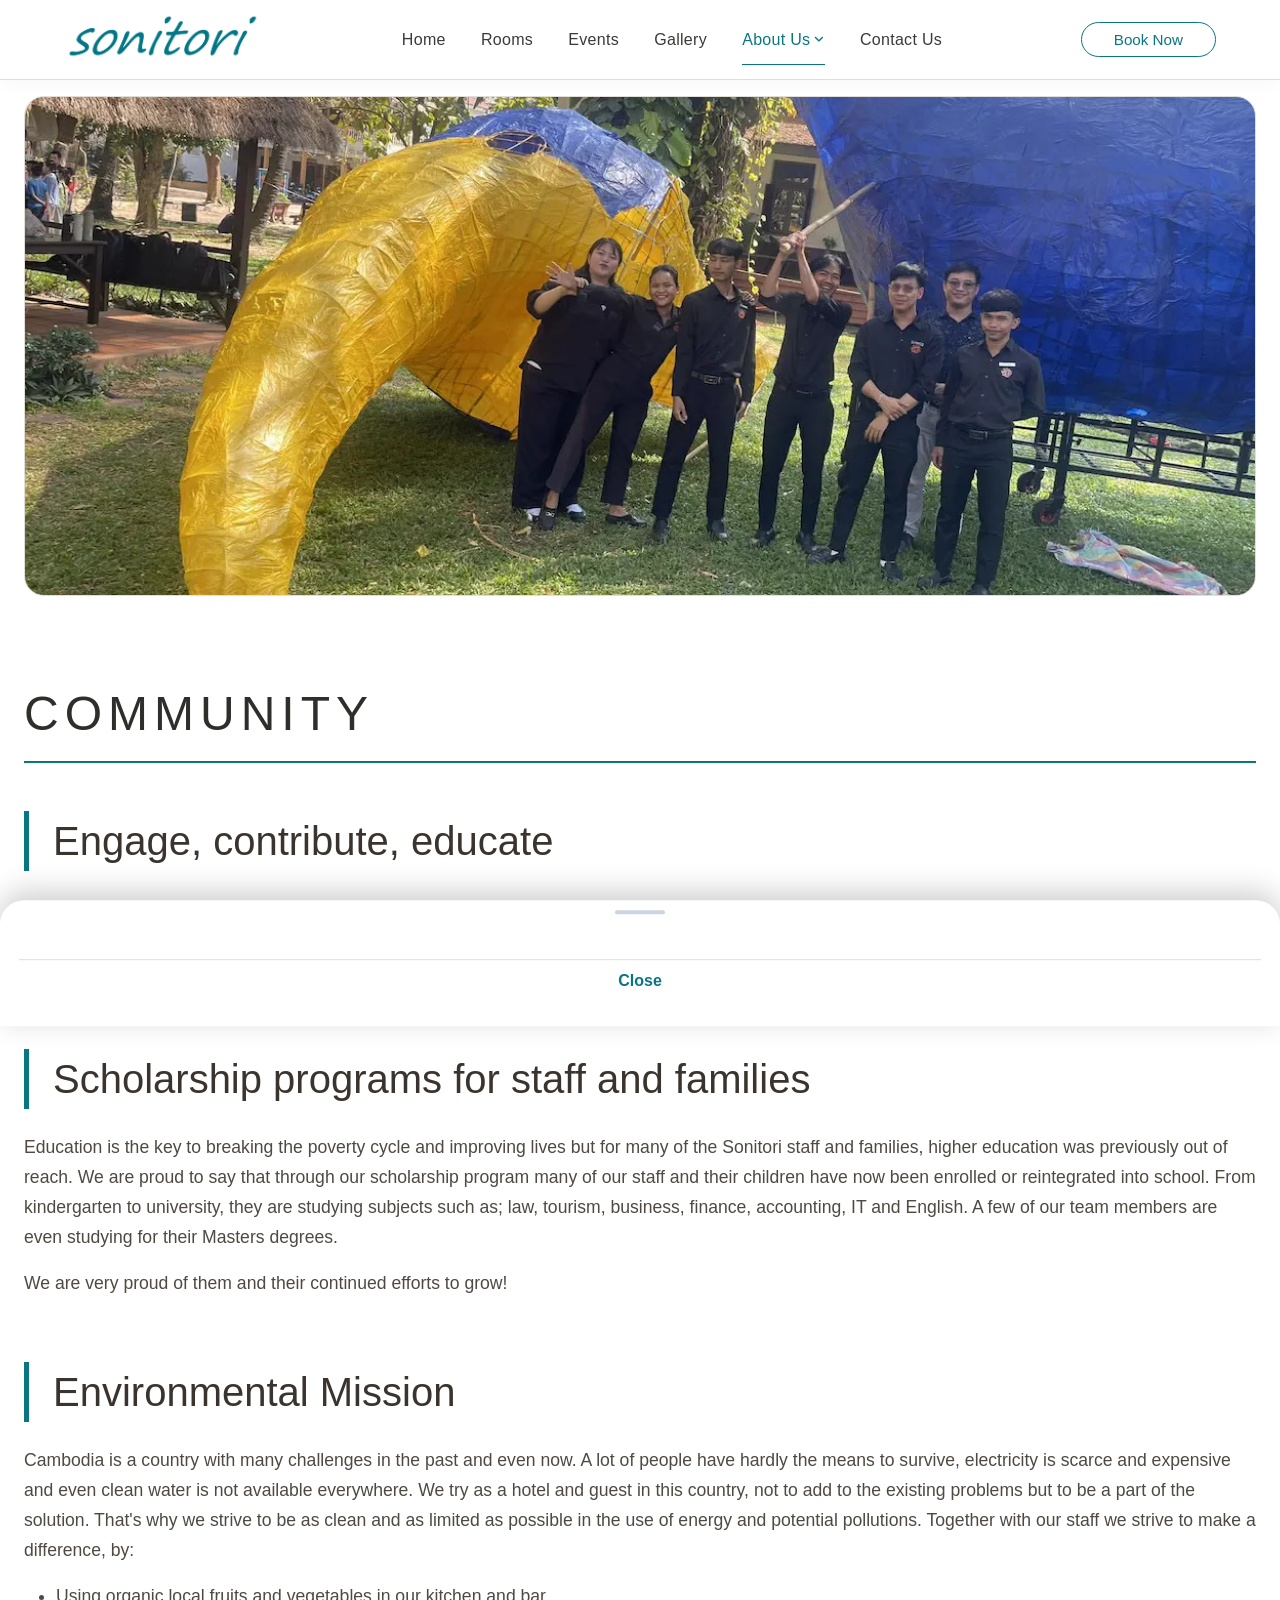
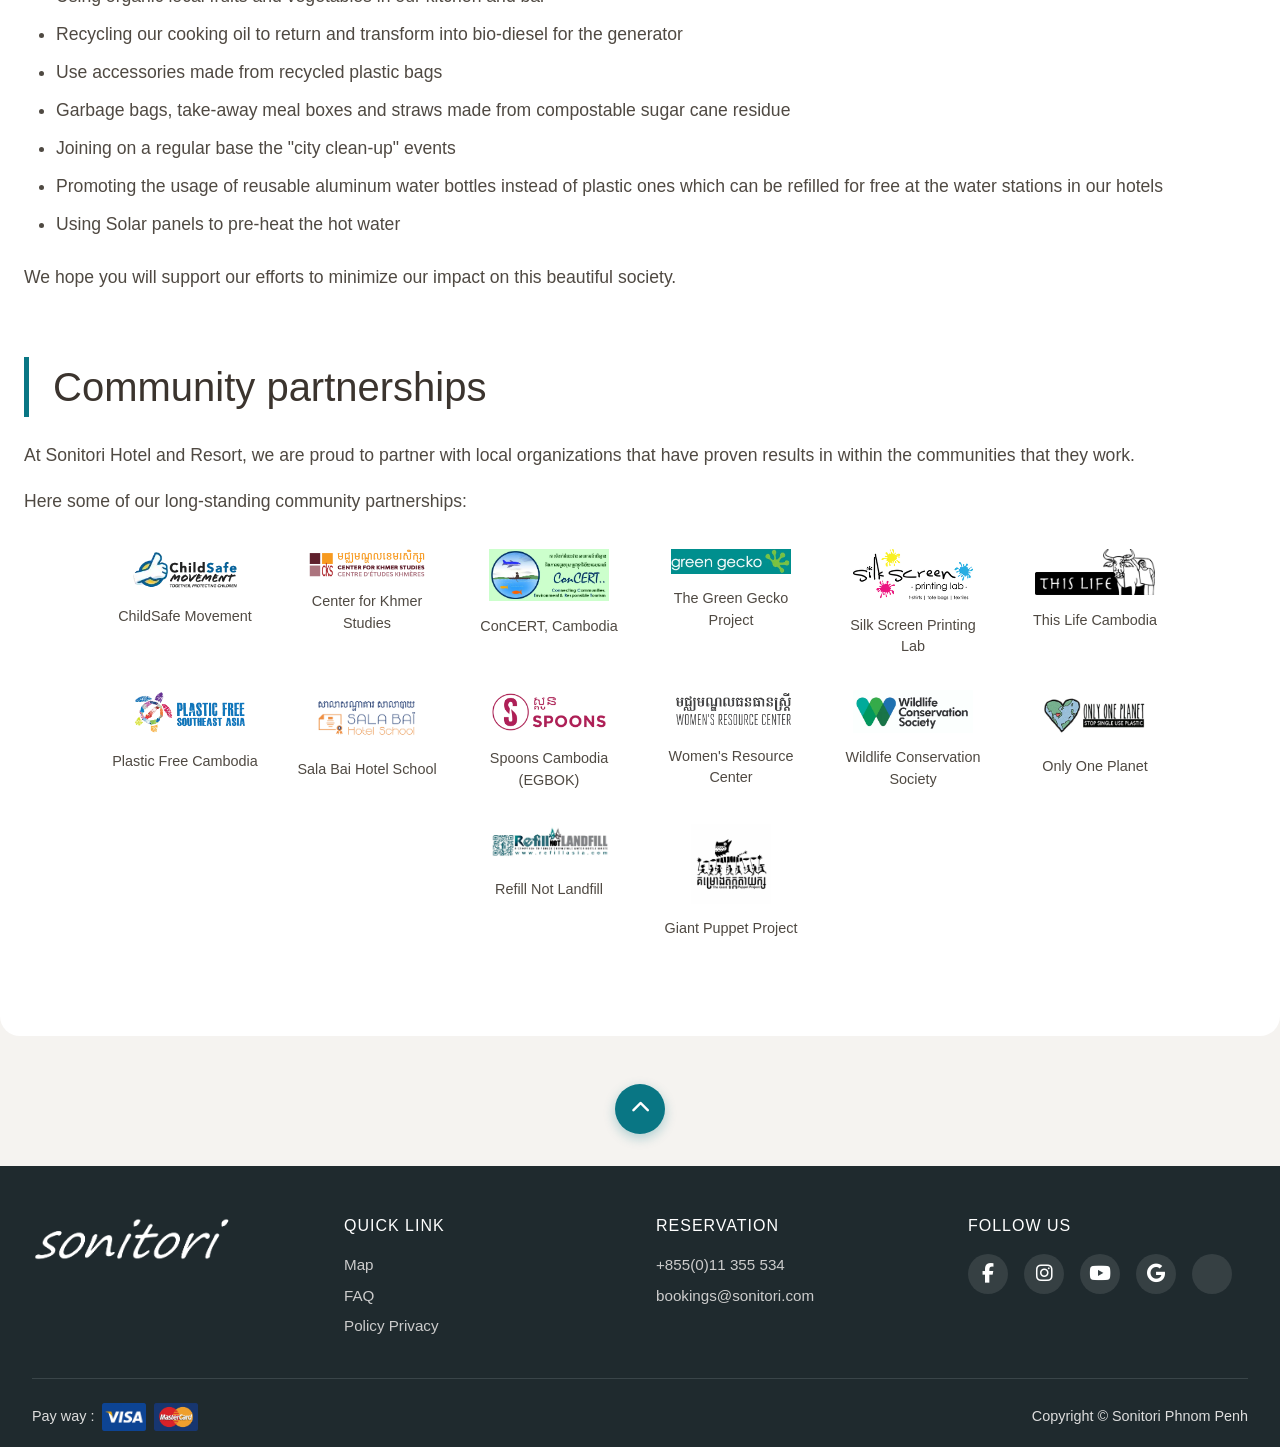
<file: about-us/community/index.html>
<!DOCTYPE html>
<html lang="en">
<head>
    <meta charset="UTF-8">
    <meta name="viewport" content="width=device-width, initial-scale=1.0, maximum-scale=1.0, user-scalable=yes, viewport-fit=cover">
    <title>Community · Sonitori Phnom Penh | Engage, Contribute, Educate</title>
    <!-- Font Awesome (for icons) -->
    <link rel="stylesheet" href="https://cdnjs.cloudflare.com/ajax/libs/font-awesome/6.4.0/css/all.min.css">
    <link rel="stylesheet" href="../../bookingsPopup/booking.css">
    <style>
        * {
            margin: 0;
            padding: 0;
            box-sizing: border-box;
            -webkit-tap-highlight-color: transparent;
        }

        body {
            background-color: #f5f3f0;
            color: #2c2b2a;
            font-family: -apple-system,BlinkMacSystemFont,Segoe UI,Roboto,Helvetica Neue,Arial,Noto Sans,sans-serif;
            font-size: 1rem;
            line-height: 1.5;
            -webkit-font-smoothing: antialiased;
        }

        body.no-scroll {
            overflow: hidden;
            position: fixed;
            width: 100%;
        }

        /* ===== NAVIGATION ===== */
        .navbar {
            position: fixed;
            top: 0;
            left: 0;
            width: 100%;
            z-index: 1000;
            background: #fff;
            box-shadow: 0 4px 18px rgba(0,0,0,0.03);
            padding: 0.7rem 5%;
            border-bottom: 1px solid #e2ddd6;
        }

        .nav-container {
            max-width: 1300px;
            margin: 0 auto;
            display: flex;
            justify-content: space-between;
            align-items: center;
        }

        .logo img {
            height: 50px;
            width: auto;
            filter: brightness(0.9);
        }

        .nav-links {
            display: flex;
            gap: 2.2rem;
            align-items: center;
            flex-wrap: wrap;
        }

        .nav-links a {
            text-decoration: none;
            font-weight: 400;
            font-size: 1rem;
            color: #3b3a38;
            letter-spacing: 0.3px;
            transition: color 0.2s;
        }

        .nav-links a:hover { color: #097684; }
        .nav-links a.active { 
            font-weight: 500; 
            color: #097684;
            border-bottom: 1px solid #097684;
            margin-bottom: -1px;
        }
        
        .desktop-book-btn {
            background: transparent;
            border: 1px solid #097684;
            color: #097684;
            padding: 0.5rem 2rem;
            border-radius: 40px;
            font-weight: 500;
            cursor: pointer;
            transition: 0.2s;
            font-size: 0.95rem;
        }

        .desktop-book-btn:hover {
            background: #097684;
            border-color: #097684;
            color: white;
        }

        .mobile-menu-icon {
            display: none;
            font-size: 1.8rem;
            color: #4a4540;
            cursor: pointer;
        }

        /* ===== MOBILE SIDEBAR ===== */
        .mobile-sidebar {
            position: fixed;
            top: 0;
            right: -100%;
            width: 90%;
            max-width: 350px;
            height: 100vh;
            background: #ffffff;
            z-index: 2000;
            box-shadow: -10px 0 30px rgba(0, 0, 0, 0.3);
            transition: right 0.4s cubic-bezier(0.23, 1, 0.32, 1);
            padding: 3rem 0rem 2rem;
            overflow-y: auto;
        }

        .mobile-sidebar.open { right: 0; }

        .sidebar-logo {
            padding: 0 20px 20px 20px;
            margin-bottom: 10px;
            border-bottom: 1px solid rgba(0,0,0,0.05);
        }

        .sidebar-logo img {
            height: 45px;
            width: auto;
            filter: brightness(0.9);
        }

        .sidebar-social {
            margin-top: 30px;
            padding: 20px 0 0 20px;
            border-top: 1px solid rgba(0,0,0,0.05);
        }

        .sidebar-social h4 {
            color: #3b3a38;
            font-size: 0.9rem;
            font-weight: 500;
            letter-spacing: 1px;
            margin-bottom: 15px;
            text-transform: uppercase;
        }

        .sidebar-social .social-icons {
            display: flex;
            gap: 15px;
            flex-wrap: wrap;
        }

        .sidebar-social .social-icons a {
            width: 40px;
            height: 40px;
            background: rgba(9,118,132,0.1);
            border-radius: 50%;
            display: flex;
            align-items: center;
            justify-content: center;
            color: #097684;
            font-size: 1.2rem;
            transition: all 0.3s ease;
            padding: 0 !important;
        }

        .sidebar-social .social-icons a:hover {
            background: #097684;
            color: white;
            transform: translateY(-3px);
        }

        .close-sidebar {
            position: absolute;
            top: 1rem;
            right: 1.2rem;
            font-size: 2rem;
            background: none;
            border: none;
            color: #097684;
            cursor: pointer;
        }

        .mobile-sidebar .sidebar-links {
            display: flex;
            flex-direction: column;
            gap: 0.5rem;
            margin-top: 1rem;
            padding: 0 0px 0 30px;
        }

        .mobile-sidebar .sidebar-links a { padding-left: 20px; }

        .mobile-sidebar a, .dropdown-toggle-mobile {
            text-decoration: none;
            font-size: 1rem;
            color: #3b3a38;
            font-weight: 400;
            padding: 0.9rem 0;
            display: flex;
            align-items: center;
            gap: 1rem;
            background: none;
            border: none;
            width: 100%;
            cursor: pointer;
            text-align: left;
        }

        .mobile-sidebar a i, .dropdown-toggle-mobile i:first-child {
            width: 1.6rem;
            font-size: 1rem;
            color: #097684;
            text-align: center;
        }

        .dropdown-toggle-mobile {
            justify-content: space-between;
            padding: 0.9rem 20px;
        }

        .dropdown-toggle-mobile .dropdown-icon-group {
            display: flex;
            align-items: center;
            gap: 1rem;
        }

        .dropdown-toggle-mobile .arrow-icon {
            font-size: 0.9rem;
            color: #7b6e61;
            transition: transform 0.3s ease;
        }

        .dropdown-toggle-mobile.open .arrow-icon { transform: rotate(180deg); }

        .mobile-sidebar a.active {
            color: #097684;
            font-weight: 500;
            background: rgba(9,118,132,0.08);
            border-radius: 12px 0 0 12px;
            padding-left: 20px;
        }

        .dropdown-menu-mobile {
            display: grid;
            grid-template-rows: 0fr;
            opacity: 0;
            visibility: hidden;
            transition: grid-template-rows 0.4s ease, opacity 0.3s ease, visibility 0s 0.4s;
            margin-left: 2.6rem;
        }

        .dropdown-menu-mobile.show {
            grid-template-rows: 1fr;
            opacity: 1;
            visibility: visible;
            transition: grid-template-rows 0.4s ease, opacity 0.3s ease, visibility 0s 0s;
        }

        .dropdown-menu-mobile > div { overflow: hidden; }

        .dropdown-menu-mobile a {
            padding: 0.7rem 0 0.7rem 0.2rem;
            font-size: 1.1rem;
            color: #4f4a44;
            display: flex;
            align-items: center;
            gap: 1rem;
        }

        .dropdown-menu-mobile a i {
            width: 1.4rem;
            font-size: 1rem;
            color: #097684;
        }

        .dropdown-menu-mobile a:hover { color: #097684; }
        .dropdown-menu-mobile a.active { color: #097684; font-weight: 500; }

        .mobile-overlay {
            position: fixed;
            top: 0;
            left: 0;
            width: 100%;
            height: 100%;
            background: rgba(0, 0, 0, 0.5);
            backdrop-filter: blur(2px);
            z-index: 1999;
            opacity: 0;
            visibility: hidden;
            transition: opacity 0.4s ease, visibility 0s 0.4s;
        }

        .mobile-overlay.active {
            opacity: 1;
            visibility: visible;
            transition: opacity 0.4s ease, visibility 0s 0s;
        }

        @media (max-width: 900px) {
            .nav-links { display: none; }
            .mobile-menu-icon { display: block; }
            .desktop-book-btn { display: none; }
        }

        .mobile-fixed-book {
            position: fixed;
            bottom: 15px;
            right: 15px;
            background: #097684;
            color: white;
            border: none;
            border-radius: 50px;
            padding: 0.8rem 1.2rem;
            font-size: 0.85rem;
            font-weight: 500;
            box-shadow: 0 10px 30px rgba(9,118,132,0.5);
            z-index: 1500;
            cursor: pointer;
            display: flex;
            align-items: center;
            gap: 8px;
            border: 2px solid rgba(255,255,255,0.2);
        }

        @media (min-width: 901px) { .mobile-fixed-book { display: none; } }

        .dropdown {
            position: relative;
            display: inline-block;
        }

        .dropdown-trigger {
            display: flex;
            align-items: center;
            gap: 4px;
            height: 50px;
        }

        .dropdown-arrow { font-size: 0.7rem; transition: transform 0.3s ease; }
        .dropdown:hover .dropdown-arrow { transform: rotate(180deg); }

        .dropdown-menu {
            position: absolute;
            top: 100%;
            left: 0;
            background: white;
            min-width: 200px;
            box-shadow: 0 8px 16px rgba(0,0,0,0.1);
            border: 1px solid #eae6e0;
            border-radius: 8px;
            padding: 0.5rem 0;
            opacity: 0;
            visibility: hidden;
            transform: translateY(-10px);
            transition: all 0.3s ease;
            z-index: 1001;
        }

        .dropdown:hover .dropdown-menu {
            opacity: 1;
            visibility: visible;
            transform: translateY(0);
        }

        .dropdown-menu a {
            display: block;
            padding: 0.7rem 1.5rem;
            color: #3b3a38;
            font-size: 0.95rem;
            white-space: nowrap;
        }

        .dropdown-menu a:hover {
            background: #f8f6f4;
            color: #097684;
            padding-left: 2rem;
        }
        
        .dropdown-menu a.active {
            background: rgba(9,118,132,0.08);
            color: #097684;
            font-weight: 500;
            pointer-events: none;
        }

        /* main container */
        .community-page {
            max-width: 1300px;
            margin: 0 auto;
            padding: 6rem 1.5rem 3rem;
            background: #ffffff;
            border-radius: 0 0px 20px 20px;
        }

        .hero-slideshow {
            width: 100%;
            height: 500px;
            background-size: cover;
            background-position: center;
            position: relative;
            transition: background-image 1s ease;
            background-color: #ccc;
            border: 1px solid #e2ddd6;
            border-radius: 20px;
        }

        .spacer { height: 50px; }

        .section-heading {
            font-size: 3rem;
            font-weight: 300;
            letter-spacing: 6px;
            text-transform: uppercase;
            color: #2f2e2b;
            border-bottom: 2px solid #097684;
            padding-bottom: 0.7rem;
            margin: 2rem 0 3rem 0;
        }

        /* ===== CONTENT SECTIONS ===== */
        .content-section {
            opacity: 0;
            transform: translateY(40px);
            transition: opacity 0.8s cubic-bezier(0.25, 0.46, 0.45, 0.94), transform 0.8s cubic-bezier(0.25, 0.46, 0.45, 0.94);
            margin-bottom: 4rem;
        }
        
        .content-section.visible {
            opacity: 1;
            transform: translateY(0);
        }

        .section-title {
            font-size: 2.5rem;
            font-weight: 300;
            color: #3b342e;
            margin-bottom: 1.5rem;
            border-left: 5px solid #097684;
            padding-left: 1.5rem;
        }

        .section-description {
            color: #4f4942;
            font-size: 1.1rem;
            line-height: 1.7;
            margin-bottom: 1.5rem;
        }

        .section-description p {
            margin-bottom: 1rem;
        }

        .section-description ul {
            margin-left: 2rem;
            margin-bottom: 1.5rem;
        }

        .section-description li {
            margin-bottom: 0.5rem;
        }

        /* ===== PARTNERS CAROUSEL ===== */
        .partners-section {
            margin: 3rem 0;
        }

        .partners-carousel {
            display: flex;
            flex-wrap: wrap;
            justify-content: center;
            gap: 2rem;
            margin-top: 2rem;
        }

        .partner-item {
            flex: 0 0 150px;
            text-align: center;
            transition: transform 0.3s ease;
        }

        .partner-item:hover {
            transform: translateY(-5px);
        }

        .partner-item img {
            max-width: 120px;
            max-height: 80px;
            object-fit: contain;
            margin-bottom: 0.5rem;
            transition: filter 0.3s ease;
        }

        .partner-item a {
            text-decoration: none;
            color: #4f4942;
            font-size: 0.9rem;
            display: block;
        }

        .partner-item a span {
            text-align: center;
            display: flex;
            justify-content: center;
        }

        .partner-item a:hover {
            color: #097684;
        }

        /* ===== MOBILE BOTTOM SHEET ===== */
        @media (max-width: 900px) {
            .section-heading { font-size: 2rem; letter-spacing: 3px; }
            .section-title { font-size: 1.6rem; padding-left: 1rem; border-left-width: 4px; }
            .section-description { font-size: 0.95rem; }
            .partners-carousel { gap: 1rem; }
            .partner-item { flex: 0 0 120px; }
            .hero-slideshow { height: 250px; border-radius: 16px; }
            .spacer { height: 30px; }
            .community-page { padding: 5rem 1rem 2rem; }
            .section-description ul { margin-left: 1.2rem; }
            .section-description li { font-size: 0.9rem; }
            
            /* Make sections clickable on mobile */
            .content-section {
                cursor: pointer;
                background: #fcfaf8;
                border-radius: 16px;
                padding: 1rem;
                margin-bottom: 1.5rem;
                border: 1px solid #e2ddd6;
                transition: all 0.2s ease;
            }
            
            .content-section:active {
                background: #f5f2ef;
                transform: scale(0.99);
            }
            
            .section-description p {
                display: -webkit-box;
                -webkit-line-clamp: 2;
                -webkit-box-orient: vertical;
                overflow: hidden;
                text-overflow: ellipsis;
            }
            
            .section-description ul {
                display: -webkit-box;
                -webkit-line-clamp: 2;
                -webkit-box-orient: vertical;
                overflow: hidden;
                text-overflow: ellipsis;
            }
        }

        /* Bottom Sheet */
        .community-bottom-sheet {
            position: fixed;
            bottom: 0;
            left: 0;
            right: 0;
            background: #ffffff;
            border-radius: 24px 24px 0 0;
            box-shadow: 0 -8px 30px rgba(0, 0, 0, 0.2);
            z-index: 10000;
            transform: translateY(100%);
            transition: transform 0.35s cubic-bezier(0.2, 0.9, 0.4, 1.1);
            max-height: 85vh;
            overflow-y: auto;
            padding: 1.2rem 1.2rem 1.5rem;
        }
        
        .community-bottom-sheet.active {
            transform: translateY(0);
        }
        
        .community-bottom-sheet::before {
            content: '';
            position: absolute;
            top: 10px;
            left: 50%;
            transform: translateX(-50%);
            width: 50px;
            height: 4px;
            background: #cbd5e0;
            border-radius: 4px;
        }
        
        .sheet-title {
            font-size: 1.5rem;
            font-weight: 500;
            margin-top: 16px;
            margin-bottom: 0.8rem;
            color: #2c2b2a;
            border-left: 4px solid #097684;
            padding-left: 1rem;
        }
        
        .sheet-content {
            font-size: 0.95rem;
            line-height: 1.5;
            color: #4a433b;
            margin-bottom: 1.5rem;
        }
        
        .sheet-content p {
            margin-bottom: 1rem;
        }
        
        .sheet-content ul {
            margin-left: 1.5rem;
            margin-bottom: 1rem;
        }
        
        .sheet-content li {
            margin-bottom: 0.5rem;
        }
        
        .sheet-close {
            width: 100%;
            padding: 12px;
            background: none;
            border: none;
            border-top: 1px solid #e2ddd6;
            color: #097684;
            font-size: 1rem;
            font-weight: 600;
            cursor: pointer;
            margin-top: 1rem;
        }
        
        .sheet-overlay {
            position: fixed;
            top: 0;
            left: 0;
            right: 0;
            bottom: 0;
            background: rgba(0, 0, 0, 0.5);
            z-index: 9999;
            opacity: 0;
            visibility: hidden;
            transition: opacity 0.3s ease, visibility 0s 0.3s;
        }
        
        .sheet-overlay.active {
            opacity: 1;
            visibility: visible;
            transition: opacity 0.3s ease, visibility 0s 0s;
        }
        
        body.sheet-open {
            overflow: hidden;
        }

        /* ===== BACK TO TOP ===== */
        .back-to-top {
            display: flex;
            justify-content: center;
            margin: 3rem 0 1rem;
        }
        
        .back-to-top a {
            display: flex;
            align-items: center;
            justify-content: center;
            width: 50px;
            height: 50px;
            background: #097684;
            border-radius: 50%;
            color: white;
            text-decoration: none;
            box-shadow: 0 4px 12px rgba(9, 118, 132, 0.3);
            transition: all 0.3s ease;
        }
        
        .back-to-top a:hover {
            background: #065a66;
            transform: translateY(-5px);
        }
        
        .back-to-top a i {
            font-size: 1.2rem;
            animation: bounce 2s ease-in-out infinite;
        }
        
        @keyframes bounce {
            0%, 20%, 50%, 80%, 100% { transform: translateY(0); }
            40% { transform: translateY(-8px); }
            60% { transform: translateY(-4px); }
        }

        /* ===== FOOTER ===== */
        .footer {
            background: #1f2a2e;
            color: #ddd;
            padding: 3rem 2rem 1rem;
            margin-top: 2rem;
        }
        
        .footer-content {
            max-width: 1300px;
            margin: 0 auto;
            display: flex;
            flex-wrap: wrap;
            justify-content: space-between;
            gap: 2rem;
        }
        
        .footer-col { flex: 1 1 200px; }
        .footer-logo img { max-width: 200px; height: auto; margin-bottom: 1rem; }
        .footer h4 { color: #fff; font-weight: 400; margin-bottom: 1rem; letter-spacing: 1px; }
        .footer a { color: #ccc; text-decoration: none; display: block; margin-bottom: 0.5rem; font-size: 0.95rem; }
        .footer a:hover { color: #097684; }
        
        .social-icons {
            display: flex;
            gap: 1rem;
            margin-top: 0.5rem;
        }
        
        .social-icons a {
            background: rgba(255,255,255,0.1);
            width: 40px;
            height: 40px;
            border-radius: 50%;
            display: flex;
            align-items: center;
            justify-content: center;
            color: white;
            font-size: 1.2rem;
        }
        
        .social-icons a:hover { background: #097684; }
        
        .footer-bottom {
            max-width: 1300px;
            margin: 2rem auto 0;
            padding-top: 1.5rem;
            border-top: 1px solid #3a4549;
            display: flex;
            flex-wrap: wrap;
            justify-content: space-between;
            align-items: center;
            font-size: 0.9rem;
        }
        
        .payment-icons {
            display: flex;
            align-items: center;
            gap: 0.5rem;
        }
        
        .payment-icons img { height: 28px; }

        @media (max-width: 600px) {
            .hero-slideshow { height: 200px; }
            .social-icons { justify-content: center; }
            .partner-item { flex: 0 0 100px; }
            .partner-item img { max-width: 80px; max-height: 60px; }
            .partner-item a span { font-size: 0.75rem; }
        }

        html { scroll-behavior: smooth; }
    </style>
</head>
<body>
    <!-- Navigation -->
    <nav class="navbar" id="navbar">
        <div class="nav-container">
            <a href="../../index.html">
                <div class="logo"><img src="../../images/logo.png" alt="Sonitori Logo"></div>
            </a>
            <div class="nav-links">
                <a href="../../index.html">Home</a>
                <a href="../../rooms/index.html">Rooms</a>
                <a href="../../event/index.html">Events</a>
                <a href="../../gallery/index.html">Gallery</a>
                <div class="dropdown">
                    <a href="" class="dropdown-trigger active">About Us <span class="dropdown-arrow"><i class="fa-solid fa-angle-down"></i></span></a>
                    <div class="dropdown-menu">
                        <a href="../our-story/index.html">Our Story</a>
                        <a href="" class="active">Community</a>
                        <a href="../reviews/index.html">Review</a>
                        <a href="../press-library/index.html">Press Library</a>
                    </div>
                </div>
                <a href="../../contact-us/index.html">Contact Us</a>
            </div>
            <button class="desktop-book-btn" id="desktopBookBtn">Book Now</button>
            <div class="mobile-menu-icon"><i class="fas fa-bars"></i></div>
        </div>
    </nav>

    <!-- Mobile sidebar -->
    <div class="mobile-overlay" id="mobileOverlay"></div>
    <div class="mobile-sidebar" id="mobileSidebar">
        <button class="close-sidebar" id="closeSidebar"><i class="fa-solid fa-circle-xmark"></i></button>
        <div class="sidebar-logo"><img src="../../images/logo.png" alt="Sonitori Logo"></div>
        <div class="sidebar-links">
            <a href="../../index.html"><i class="fa-solid fa-house"></i> Home</a>
            <a href="../../rooms/index.html"><i class="fa-solid fa-bed"></i> Rooms</a>
            <a href="../../event/index.html"><i class="fa-regular fa-calendar"></i> Events</a>
            <a href="../../gallery/index.html"><i class="fa-regular fa-images"></i> Gallery</a>
            <div class="mobile-dropdown">
                <button class="dropdown-toggle-mobile open" id="aboutDropdownToggle">
                    <span class="dropdown-icon-group"><i class="fa-regular fa-address-card"></i> About Us</span>
                    <i class="fa-solid fa-angle-down arrow-icon"></i>
                </button>
                <div class="dropdown-menu-mobile show" id="aboutMobileMenu">
                    <div>
                        <a href="../our-story/index.html"><i class="fa-regular fa-compass"></i> Our Story</a>
                        <a href="" class="active"><i class="fa-regular fa-handshake"></i> Community</a>
                        <a href="../reviews/index.html"><i class="fa-regular fa-star"></i> Review</a>
                        <a href="../press-library/index.html"><i class="fa-regular fa-newspaper"></i> Press Library</a>
                    </div>
                </div>
            </div>
            <a href="../../contact-us/index.html"><i class="fa-regular fa-envelope"></i> Contact Us</a>
            <div class="sidebar-social">
                <h4>FOLLOW US</h4>
                <div class="social-icons">
                    <a href="#"><i class="fab fa-facebook-f"></i></a>
                    <a href="#"><i class="fab fa-instagram"></i></a>
                    <a href="#"><i class="fab fa-youtube"></i></a>
                    <a href="#"><i class="fab fa-google"></i></a>
                    <a href="#"><i class="fab fa-tripadvisor"></i></a>
                </div>
            </div>
        </div>
    </div>

    <!-- Fixed bottom Book Now button -->
    <button class="mobile-fixed-book" id="mobileFixedBook"><i class="fa-solid fa-calendar"></i> BOOK NOW</button>

    <!-- Popup overlay + calendar -->
    <div class="popup-overlay" id="popupOverlay"></div>
    <div class="calendar-popup" id="calendarPopup">
        <div class="popup-header">
            <h3>Select dates</h3>
            <button class="close-popup" id="closePopupBtn"><i class="fa-solid fa-circle-xmark"></i></button>
        </div>
        <div class="calendar-container" id="calendarContainer"></div>
        <div class="popup-footer">
            <div class="night-count"><span id="nightsValue">0</span> nights</div>
            <button class="search-btn" id="searchDatesBtn" disabled>Search</button>
        </div>
    </div>

    <!-- Mobile bottom sheet overlay -->
    <div class="sheet-overlay" id="sheetOverlay"></div>
    
    <!-- Mobile bottom sheet for content -->
    <div class="community-bottom-sheet" id="communityBottomSheet">
        <h3 class="sheet-title" id="sheetTitle"></h3>
        <div class="sheet-content" id="sheetContent"></div>
        <button class="sheet-close" id="sheetCloseBtn">Close</button>
    </div>

    <main class="community-page">
        <!-- hero slideshow with local images -->
        <div class="hero-slideshow" id="heroSlideshow"></div>
        <div class="spacer"></div>

        <div class="section-heading" id="mainHeading">Community</div>

        <!-- SECTION 1: Engage, contribute, educate -->
        <div class="content-section" id="section1" data-title="Engage, contribute, educate" data-content="<p>The management and staff at Sonitori's hotel and resort are not only part of the community they live and work in but strive to be positive, supportive members of their community, dedicated to contributing to the sustainable development of Cambodia and its people. We actively encourage our staff to better themselves, their families and engage in humanitarian projects in our community.</p>">
            <h2 class="section-title">Engage, contribute, educate</h2>
            <div class="section-description">
                <p>The management and staff at Sonitori's hotel and resort are not only part of the community they live and work in but strive to be positive, supportive members of their community, dedicated to contributing to the sustainable development of Cambodia and its people. We actively encourage our staff to better themselves, their families and engage in humanitarian projects in our community.</p>
            </div>
        </div>

        <!-- SECTION 2: Scholarship programs -->
        <div class="content-section" id="section2" data-title="Scholarship programs for staff and families" data-content="<p>Education is the key to breaking the poverty cycle and improving lives but for many of the Sonitori staff and families, higher education was previously out of reach. We are proud to say that through our scholarship program many of our staff and their children have now been enrolled or reintegrated into school. From kindergarten to university, they are studying subjects such as; law, tourism, business, finance, accounting, IT and English. A few of our team members are even studying for their Masters degrees.</p><p>We are very proud of them and their continued efforts to grow!</p>">
            <h2 class="section-title">Scholarship programs for staff and families</h2>
            <div class="section-description">
                <p>Education is the key to breaking the poverty cycle and improving lives but for many of the Sonitori staff and families, higher education was previously out of reach. We are proud to say that through our scholarship program many of our staff and their children have now been enrolled or reintegrated into school. From kindergarten to university, they are studying subjects such as; law, tourism, business, finance, accounting, IT and English. A few of our team members are even studying for their Masters degrees.</p>
                <p>We are very proud of them and their continued efforts to grow!</p>
            </div>
        </div>

        <!-- SECTION 3: Environmental Mission -->
        <div class="content-section" id="section3" data-title="Environmental Mission" data-content="<p>Cambodia is a country with many challenges in the past and even now. A lot of people have hardly the means to survive, electricity is scarce and expensive and even clean water is not available everywhere. We try as a hotel and guest in this country, not to add to the existing problems but to be a part of the solution. That's why we strive to be as clean and as limited as possible in the use of energy and potential pollutions. Together with our staff we strive to make a difference, by:</p><ul><li>Using organic local fruits and vegetables in our kitchen and bar</li><li>Recycling our cooking oil to return and transform into bio-diesel for the generator</li><li>Use accessories made from recycled plastic bags</li><li>Garbage bags, take-away meal boxes and straws made from compostable sugar cane residue</li><li>Joining on a regular base the 'city clean-up' events</li><li>Promoting the usage of reusable aluminum water bottles instead of plastic ones which can be refilled for free at the water stations in our hotels</li><li>Using Solar panels to pre-heat the hot water</li></ul><p>We hope you will support our efforts to minimize our impact on this beautiful society.</p>">
            <h2 class="section-title">Environmental Mission</h2>
            <div class="section-description">
                <p>Cambodia is a country with many challenges in the past and even now. A lot of people have hardly the means to survive, electricity is scarce and expensive and even clean water is not available everywhere. We try as a hotel and guest in this country, not to add to the existing problems but to be a part of the solution. That's why we strive to be as clean and as limited as possible in the use of energy and potential pollutions. Together with our staff we strive to make a difference, by:</p>
                <ul>
                    <li>Using organic local fruits and vegetables in our kitchen and bar</li>
                    <li>Recycling our cooking oil to return and transform into bio-diesel for the generator</li>
                    <li>Use accessories made from recycled plastic bags</li>
                    <li>Garbage bags, take-away meal boxes and straws made from compostable sugar cane residue</li>
                    <li>Joining on a regular base the "city clean-up" events</li>
                    <li>Promoting the usage of reusable aluminum water bottles instead of plastic ones which can be refilled for free at the water stations in our hotels</li>
                    <li>Using Solar panels to pre-heat the hot water</li>
                </ul>
                <p>We hope you will support our efforts to minimize our impact on this beautiful society.</p>
            </div>
        </div>

        <!-- SECTION 4: Community partnerships -->
        <div class="content-section partners-section" id="section4">
            <h2 class="section-title">Community partnerships</h2>
            <div class="section-description">
                <p>At Sonitori Hotel and Resort, we are proud to partner with local organizations that have proven results in within the communities that they work.</p>
                <p>Here some of our long-standing community partnerships:</p>
            </div>

            <!-- Partners carousel/grid with local images -->
            <div class="partners-carousel">
                <div class="partner-item">
                    <a href="https://thinkchildsafe.org" target="_blank" rel="noopener noreferrer">
                        <img src="../../images/ChildSafe-Movement.webp" alt="ChildSafe Movement" loading="lazy">
                        <span>ChildSafe Movement</span>
                    </a>
                </div>
                <div class="partner-item">
                    <a href="https://khmerstudies.org" target="_blank" rel="noopener noreferrer">
                        <img src="../../images/CKS-Full-Logo-for-Website-2.webp" alt="Center for Khmer Studies" loading="lazy">
                        <span>Center for Khmer Studies</span>
                    </a>
                </div>
                <div class="partner-item">
                    <a href="https://concertcambodia.org" target="_blank" rel="noopener noreferrer">
                        <img src="../../images/concert-logo.webp" alt="ConCERT Cambodia" loading="lazy">
                        <span>ConCERT, Cambodia</span>
                    </a>
                </div>
                <div class="partner-item">
                    <a href="https://www.greengeckoproject.org/" target="_blank" rel="noopener noreferrer">
                        <img src="../../images/gglogo.webp" alt="Green Gecko Project" loading="lazy">
                        <span>The Green Gecko Project</span>
                    </a>
                </div>
                <div class="partner-item">
                    <a href="http://www.silkscreenprintinglab.com/" target="_blank" rel="noopener noreferrer">
                        <img src="../../images/logo-for-website2.webp" alt="Silk Screen Printing Lab" loading="lazy">
                        <span>Silk Screen Printing Lab</span>
                    </a>
                </div>
                <div class="partner-item">
                    <a href="https://thislife.ngo/" target="_blank" rel="noopener noreferrer">
                        <img src="../../images/logo-this-life-cambodia.webp" alt="This Life Cambodia" loading="lazy">
                        <span>This Life Cambodia</span>
                    </a>
                </div>
                <div class="partner-item">
                    <a href="https://www.plasticfreesea.co/" target="_blank" rel="noopener noreferrer">
                        <img src="../../images/PFC-logo-color.webp" alt="Plastic Free Cambodia" loading="lazy">
                        <span>Plastic Free Cambodia</span>
                    </a>
                </div>
                <div class="partner-item">
                    <a href="https://www.salabai.com/" target="_blank" rel="noopener noreferrer">
                        <img src="../../images/SB-logo-2021-official-khmer-white-scaled.webp" alt="Sala Bai Hotel School" loading="lazy">
                        <span>Sala Bai Hotel School</span>
                    </a>
                </div>
                <div class="partner-item">
                    <a href="https://www.spoonscambodia.org/" target="_blank" rel="noopener noreferrer">
                        <img src="../../images/SPOONS_Logo.webp" alt="Spoons Cambodia" loading="lazy">
                        <span>Spoons Cambodia (EGBOK)</span>
                    </a>
                </div>
                <div class="partner-item">
                    <a href="https://wrccambodia.org/" target="_blank" rel="noopener noreferrer">
                        <img src="../../images/wrc_logo_w360px1.webp" alt="Women's Resource Center" loading="lazy">
                        <span>Women's Resource Center</span>
                    </a>
                </div>
                <div class="partner-item">
                    <a href="https://cambodia.wcs.org/" target="_blank" rel="noopener noreferrer">
                        <img src="../../images/wcs_logotype_0-scaled-1.webp" alt="Wildlife Conservation Society" loading="lazy">
                        <span>Wildlife Conservation Society</span>
                    </a>
                </div>
                <div class="partner-item">
                    <a href="https://onlyoneplanetkh.com/" target="_blank" rel="noopener noreferrer">
                        <img src="../../images/only.webp" alt="Only One Planet" loading="lazy">
                        <span>Only One Planet</span>
                    </a>
                </div>
                <div class="partner-item">
                    <a href="https://refilltheworld.com/" target="_blank" rel="noopener noreferrer">
                        <img src="../../images/refill-not-landfill-high-res_orig.webp" alt="Refill Not Landfill" loading="lazy">
                        <span>Refill Not Landfill</span>
                    </a>
                </div>
                <div class="partner-item">
                    <a href="https://web.facebook.com/giantpuppetproject" target="_blank" rel="noopener noreferrer">
                        <img src="../../images/Giant-Puppet-Project-Siem-Reap.webp" alt="Giant Puppet Project" loading="lazy">
                        <span>Giant Puppet Project</span>
                    </a>
                </div>
            </div>
        </div>
    </main>

    <!-- back to top -->
    <div class="back-to-top">
        <a href="#" onclick="window.scrollTo({top:0,behavior:'smooth'}); return false;">
            <i class="fa-solid fa-chevron-up"></i>
        </a>
    </div>

    <!-- FOOTER -->
    <footer class="footer">
        <div class="footer-content">
            <div class="footer-col footer-logo">
                <img src="../../images/Logo-white.png" alt="Sonitori">
            </div>
            <div class="footer-col">
                <h4>QUICK LINK</h4>
                <a href="https://maps.app.goo.gl/A1VpfBTSutvgNhrm9">Map</a>
                <a href="../../faq/index.html">FAQ</a>
                <a href="../../policy-privacy/index.html">Policy Privacy</a>
            </div>
            <div class="footer-col">
                <h4>RESERVATION</h4>
                <a href="tel:+855011355534">+855(0)11 355 534</a>
                <a href="mailto:bookings@sonitori.com">bookings@sonitori.com</a>
            </div>
            <div class="footer-col">
                <h4>FOLLOW US</h4>
                <div class="social-icons">
                    <a href="#"><i class="fab fa-facebook-f"></i></a>
                    <a href="#"><i class="fab fa-instagram"></i></a>
                    <a href="#"><i class="fab fa-youtube"></i></a>
                    <a href="#"><i class="fab fa-google"></i></a>
                    <a href="#"><i class="fab fa-tripadvisor"></i></a>
                </div>
            </div>
        </div>
        <div class="footer-bottom">
            <div class="payment-icons">
                <span>Pay way :</span>
                <img src="../../images/visa-card.webp" alt="visa">
                <img src="../../images/master.webp" alt="mastercard">
            </div>
            <div>Copyright © Sonitori Phnom Penh</div>
        </div>
    </footer>

    <script>
        (function() {
            // Hero slideshow with local images
            const heroImages = [
                '../../images/629893305_907396372157138_6233182403072246871_n.webp',
                '../../images/629915524_1178086287735216_5290234593719179986_n.webp',
                '../../images/632713270_1578421867107602_7202185901117564219_n.webp',
                '../../images/633004088_1600866851040505_2107471150450363726_n.webp',
                '../../images/dsc0380.webp'
            ];
            let idx = 0;
            const hero = document.getElementById('heroSlideshow');
            if (hero) {
                hero.style.backgroundImage = `url('${heroImages[0]}')`;
                setInterval(() => {
                    idx = (idx + 1) % heroImages.length;
                    hero.style.backgroundImage = `url('${heroImages[idx]}')`;
                }, 5000);
            }

            // Mobile bottom sheet for content sections
            const sheet = document.getElementById('communityBottomSheet');
            const sheetOverlay = document.getElementById('sheetOverlay');
            const sheetTitle = document.getElementById('sheetTitle');
            const sheetContent = document.getElementById('sheetContent');
            const sheetClose = document.getElementById('sheetCloseBtn');
            const isMobile = window.innerWidth <= 900;
            
            function closeSheet() {
                if (sheet) sheet.classList.remove('active');
                if (sheetOverlay) sheetOverlay.classList.remove('active');
                document.body.classList.remove('sheet-open');
            }
            
            function openSheet(title, content) {
                if (sheetTitle) sheetTitle.textContent = title;
                if (sheetContent) sheetContent.innerHTML = content;
                if (sheet) sheet.classList.add('active');
                if (sheetOverlay) sheetOverlay.classList.add('active');
                document.body.classList.add('sheet-open');
            }
            
            if (sheetClose) sheetClose.addEventListener('click', closeSheet);
            if (sheetOverlay) sheetOverlay.addEventListener('click', closeSheet);
            
            // Add click handlers to content sections on mobile (skip partners section)
            if (isMobile) {
                const contentSections = document.querySelectorAll('.content-section:not(.partners-section)');
                contentSections.forEach(section => {
                    const title = section.getAttribute('data-title');
                    const content = section.getAttribute('data-content');
                    if (title && content) {
                        section.addEventListener('click', (e) => {
                            if (e.target.closest('a')) return;
                            openSheet(title, content);
                        });
                    }
                });
            }
            
            // Close sheet on escape key
            document.addEventListener('keydown', function(e) {
                if (e.key === 'Escape') closeSheet();
            });
            
            // Handle window resize
            let resizeTimer;
            window.addEventListener('resize', function() {
                clearTimeout(resizeTimer);
                resizeTimer = setTimeout(function() {
                    if (window.innerWidth > 900) {
                        closeSheet();
                    }
                }, 100);
            });

            // Mobile sidebar
            const mobileIcon = document.querySelector('.mobile-menu-icon');
            const sidebar = document.getElementById('mobileSidebar');
            const overlay = document.getElementById('mobileOverlay');
            const closeSidebar = document.getElementById('closeSidebar');
            const dropdownToggle = document.getElementById('aboutDropdownToggle');
            const aboutMobileMenu = document.getElementById('aboutMobileMenu');

            function openMobileMenu() {
                sidebar.classList.add('open');
                overlay.classList.add('active');
                document.body.style.overflow = 'hidden';
            }

            function closeMobileMenu() {
                sidebar.classList.remove('open');
                overlay.classList.remove('active');
                document.body.style.overflow = '';
            }

            if (mobileIcon) mobileIcon.addEventListener('click', openMobileMenu);
            if (closeSidebar) closeSidebar.addEventListener('click', closeMobileMenu);
            if (overlay) overlay.addEventListener('click', closeMobileMenu);

            if (dropdownToggle && aboutMobileMenu) {
                dropdownToggle.classList.add('open');
                aboutMobileMenu.classList.add('show');
                
                dropdownToggle.addEventListener('click', function(e) {
                    e.preventDefault();
                    e.stopPropagation();
                    this.classList.toggle('open');
                    
                    if (aboutMobileMenu.classList.contains('show')) {
                        aboutMobileMenu.classList.remove('show');
                    } else {
                        aboutMobileMenu.classList.add('show');
                    }
                });
            }

            window.addEventListener('resize', function() {
                if (window.innerWidth > 900 && sidebar.classList.contains('open')) closeMobileMenu();
            });

            // Booking popup
            function openBookingPopup() {
                const popupOverlay = document.getElementById('popupOverlay');
                const popup = document.getElementById('calendarPopup');
                if (popupOverlay && popup) {
                    popupOverlay.classList.add('active');
                    popup.classList.add('active');
                }
            }
            
            document.getElementById('desktopBookBtn')?.addEventListener('click', openBookingPopup);
            document.getElementById('mobileFixedBook')?.addEventListener('click', function(e) {
                e.preventDefault();
                openBookingPopup();
            });

            // Scroll animation observer
            const animatedElements = [
                document.getElementById('mainHeading'),
                document.getElementById('section1'),
                document.getElementById('section2'),
                document.getElementById('section3'),
                document.getElementById('section4')
            ].filter(el => el);

            const observer = new IntersectionObserver((entries) => {
                entries.forEach(entry => {
                    if (entry.isIntersecting) {
                        entry.target.classList.add('visible');
                        observer.unobserve(entry.target);
                    }
                });
            }, { threshold: 0.2, rootMargin: '0px 0px -50px 0px' });

            animatedElements.forEach(el => observer.observe(el));
        })();
    </script>
    <script src="../../bookingsPopup/booking.js"></script>
</body>
</html>
</file>
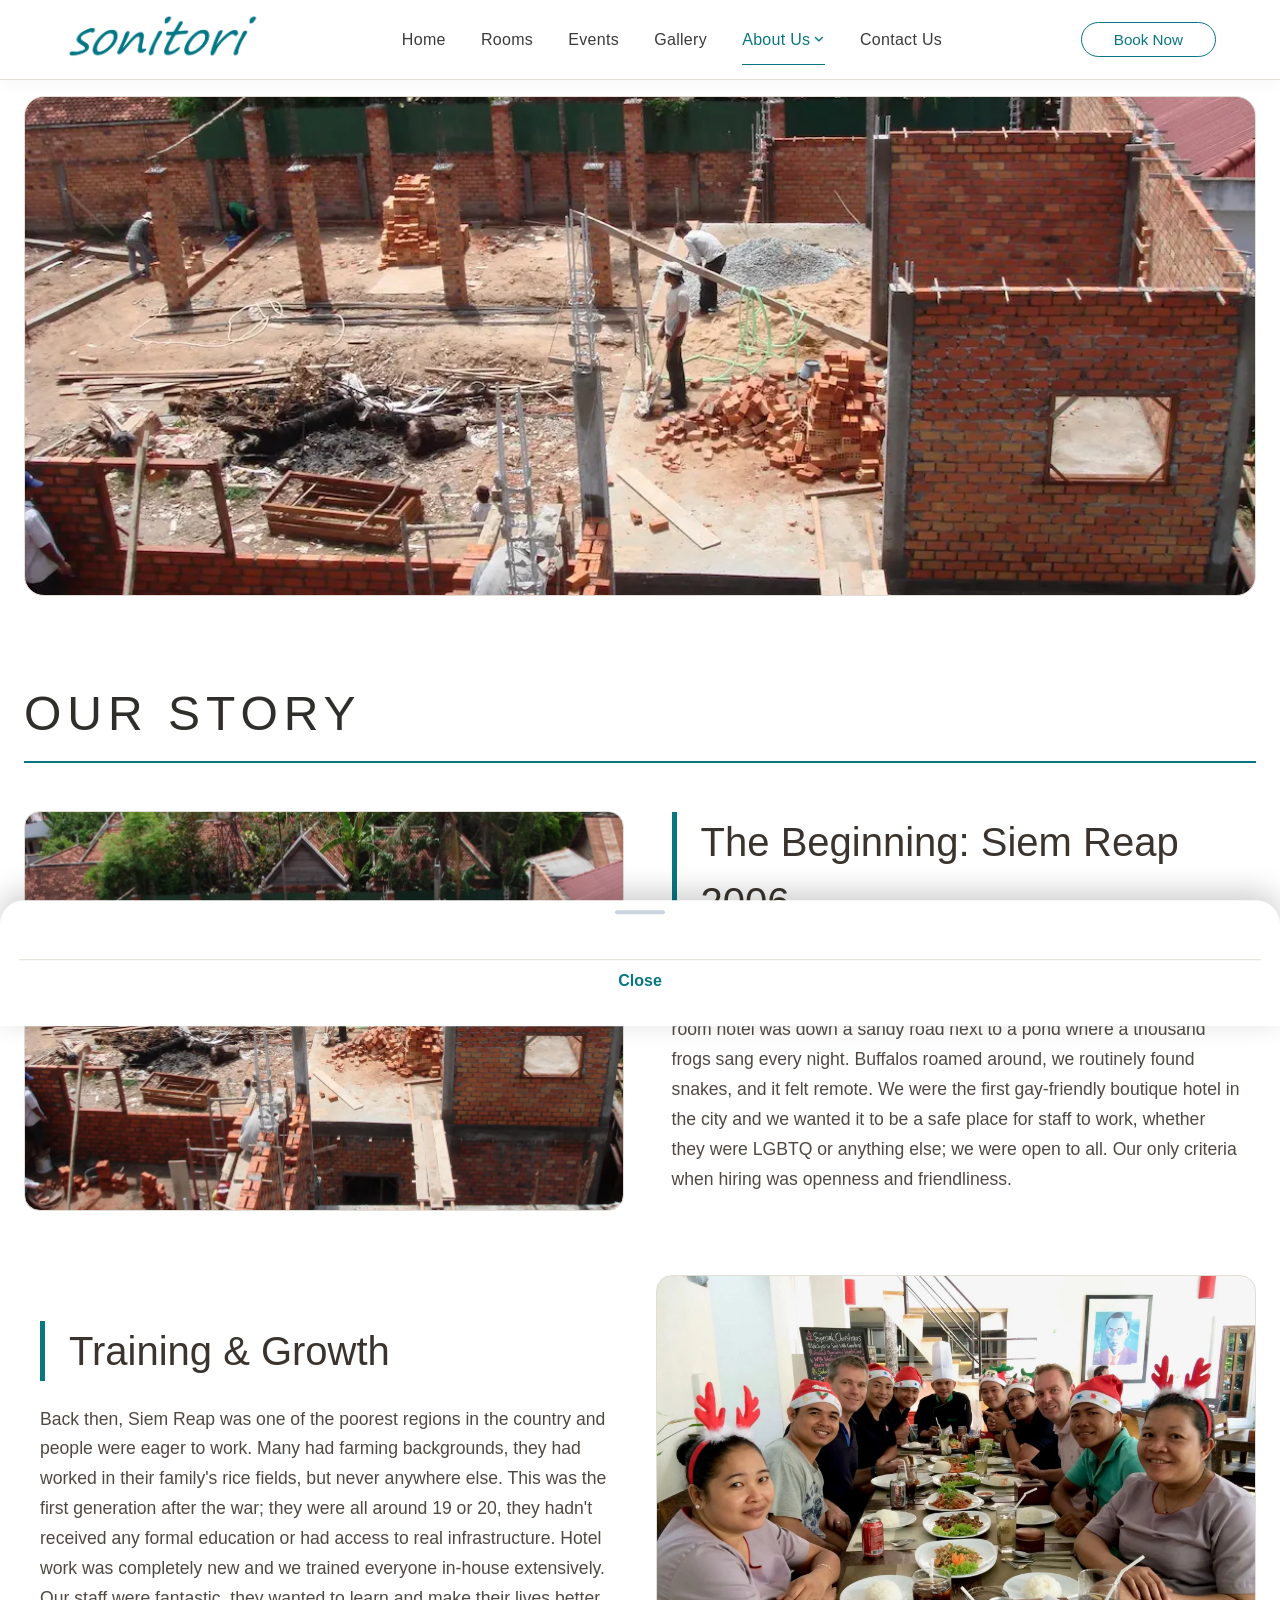
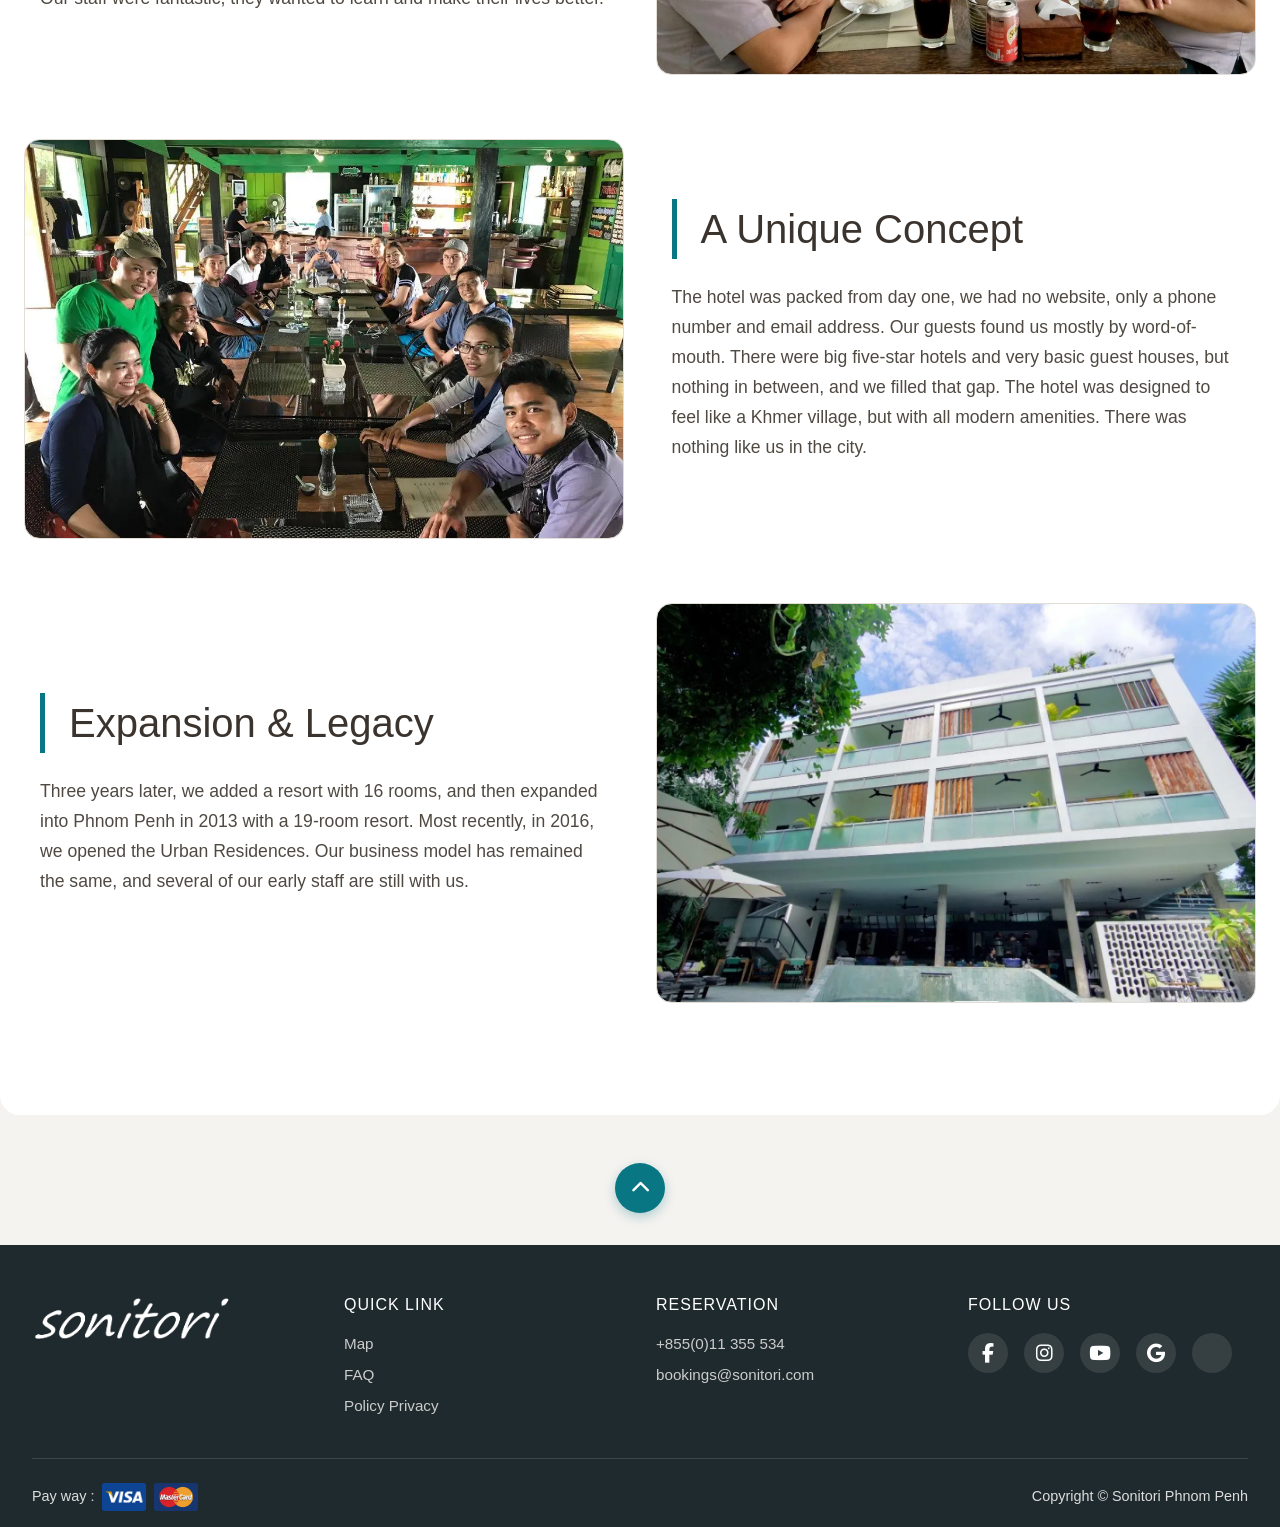
<file: about-us/our-story/index.html>
<!DOCTYPE html>
<html lang="en">
<head>
    <meta charset="UTF-8">
    <meta name="viewport" content="width=device-width, initial-scale=1.0, maximum-scale=1.0, user-scalable=yes, viewport-fit=cover">
    <title>Our Story · Sonitori Phnom Penh | From Humble Beginnings to Beloved Resort</title>
    <!-- Font Awesome (for icons) -->
    <link rel="stylesheet" href="https://cdnjs.cloudflare.com/ajax/libs/font-awesome/6.4.0/css/all.min.css">
    <link rel="stylesheet" href="../../bookingsPopup/booking.css">
    <style>
        * {
            margin: 0;
            padding: 0;
            box-sizing: border-box;
            -webkit-tap-highlight-color: transparent;
        }

        body {
            background-color: #f5f3f0;
            color: #2c2b2a;
            font-family: -apple-system,BlinkMacSystemFont,Segoe UI,Roboto,Helvetica Neue,Arial,Noto Sans,sans-serif;
            font-size: 1rem;
            line-height: 1.5;
            -webkit-font-smoothing: antialiased;
        }

        body.no-scroll {
            overflow: hidden;
            position: fixed;
            width: 100%;
        }

        /* ===== NAVIGATION ===== */
        .navbar {
            position: fixed;
            top: 0;
            left: 0;
            width: 100%;
            z-index: 1000;
            background: #fff;
            box-shadow: 0 4px 18px rgba(0,0,0,0.03);
            padding: 0.7rem 5%;
            border-bottom: 1px solid #e2ddd6;
        }

        .nav-container {
            max-width: 1300px;
            margin: 0 auto;
            display: flex;
            justify-content: space-between;
            align-items: center;
        }

        .logo img {
            height: 50px;
            width: auto;
            filter: brightness(0.9);
        }

        .nav-links {
            display: flex;
            gap: 2.2rem;
            align-items: center;
            flex-wrap: wrap;
        }

        .nav-links a {
            text-decoration: none;
            font-weight: 400;
            font-size: 1rem;
            color: #3b3a38;
            letter-spacing: 0.3px;
            transition: color 0.2s;
        }

        .nav-links a:hover { color: #097684; }
        .nav-links a.active { 
            font-weight: 500; 
            color: #097684;
            border-bottom: 1px solid #097684;
            margin-bottom: -1px;
        }
        
        .desktop-book-btn {
            background: transparent;
            border: 1px solid #097684;
            color: #097684;
            padding: 0.5rem 2rem;
            border-radius: 40px;
            font-weight: 500;
            cursor: pointer;
            transition: 0.2s;
            font-size: 0.95rem;
        }

        .desktop-book-btn:hover {
            background: #097684;
            border-color: #097684;
            color: white;
        }

        .mobile-menu-icon {
            display: none;
            font-size: 1.8rem;
            color: #4a4540;
            cursor: pointer;
        }

        /* ===== MOBILE SIDEBAR ===== */
        .mobile-sidebar {
            position: fixed;
            top: 0;
            right: -100%;
            width: 90%;
            max-width: 350px;
            height: 100vh;
            background: #ffffff;
            z-index: 2000;
            box-shadow: -10px 0 30px rgba(0, 0, 0, 0.3);
            transition: right 0.4s cubic-bezier(0.23, 1, 0.32, 1);
            padding: 3rem 0rem 2rem;
            overflow-y: auto;
        }

        .mobile-sidebar.open { right: 0; }

        .sidebar-logo {
            padding: 0 20px 20px 20px;
            margin-bottom: 10px;
            border-bottom: 1px solid rgba(0,0,0,0.05);
        }

        .sidebar-logo img {
            height: 45px;
            width: auto;
            filter: brightness(0.9);
        }

        .sidebar-social {
            margin-top: 30px;
            padding: 20px 0 0 20px;
            border-top: 1px solid rgba(0,0,0,0.05);
        }

        .sidebar-social h4 {
            color: #3b3a38;
            font-size: 0.9rem;
            font-weight: 500;
            letter-spacing: 1px;
            margin-bottom: 15px;
            text-transform: uppercase;
        }

        .sidebar-social .social-icons {
            display: flex;
            gap: 15px;
            flex-wrap: wrap;
        }

        .sidebar-social .social-icons a {
            width: 40px;
            height: 40px;
            background: rgba(9,118,132,0.1);
            border-radius: 50%;
            display: flex;
            align-items: center;
            padding: 0 !important;
            justify-content: center;
            color: #097684;
            font-size: 1.2rem;
            transition: all 0.3s ease;
        }

        .sidebar-social .social-icons a:hover {
            background: #097684;
            color: white;
            transform: translateY(-3px);
        }

        .close-sidebar {
            position: absolute;
            top: 1rem;
            right: 1.2rem;
            font-size: 2rem;
            background: none;
            border: none;
            color: #097684;
            cursor: pointer;
        }

        .mobile-sidebar .sidebar-links {
            display: flex;
            flex-direction: column;
            gap: 0.5rem;
            margin-top: 1rem;
            padding: 0 0px 0 30px;
        }

        .mobile-sidebar .sidebar-links a { padding-left: 20px; }

        .mobile-sidebar a, .dropdown-toggle-mobile {
            text-decoration: none;
            font-size: 1rem;
            color: #3b3a38;
            font-weight: 400;
            padding: 0.9rem 0;
            display: flex;
            align-items: center;
            gap: 1rem;
            background: none;
            border: none;
            width: 100%;
            cursor: pointer;
            text-align: left;
        }

        .mobile-sidebar a i, .dropdown-toggle-mobile i:first-child {
            width: 1.6rem;
            font-size: 1rem;
            color: #097684;
            text-align: center;
        }

        .dropdown-toggle-mobile {
            justify-content: space-between;
            padding: 0.9rem 20px;
        }

        .dropdown-toggle-mobile .dropdown-icon-group {
            display: flex;
            align-items: center;
            gap: 1rem;
        }

        .dropdown-toggle-mobile .arrow-icon {
            font-size: 0.9rem;
            color: #7b6e61;
            transition: transform 0.3s ease;
        }

        .dropdown-toggle-mobile.open .arrow-icon { transform: rotate(180deg); }

        .mobile-sidebar a.active {
            color: #097684;
            font-weight: 500;
            background: rgba(9,118,132,0.08);
            border-radius: 12px 0 0 12px;
            padding-left: 20px;
        }

        .dropdown-menu-mobile {
            display: grid;
            grid-template-rows: 0fr;
            opacity: 0;
            visibility: hidden;
            transition: grid-template-rows 0.4s ease, opacity 0.3s ease, visibility 0s 0.4s;
            margin-left: 2.6rem;
        }

        .dropdown-menu-mobile.show {
            grid-template-rows: 1fr;
            opacity: 1;
            visibility: visible;
            transition: grid-template-rows 0.4s ease, opacity 0.3s ease, visibility 0s 0s;
        }

        .dropdown-menu-mobile > div { overflow: hidden; }

        .dropdown-menu-mobile a {
            padding: 0.7rem 0 0.7rem 0.2rem;
            font-size: 1.1rem;
            color: #4f4a44;
            display: flex;
            align-items: center;
            gap: 1rem;
        }

        .dropdown-menu-mobile a i {
            width: 1.4rem;
            font-size: 1rem;
            color: #097684;
        }

        .dropdown-menu-mobile a:hover { color: #097684; }
        .dropdown-menu-mobile a.active { color: #097684; font-weight: 500; }

        .mobile-overlay {
            position: fixed;
            top: 0;
            left: 0;
            width: 100%;
            height: 100%;
            background: rgba(0, 0, 0, 0.5);
            backdrop-filter: blur(2px);
            z-index: 1999;
            opacity: 0;
            visibility: hidden;
            transition: opacity 0.4s ease, visibility 0s 0.4s;
        }

        .mobile-overlay.active {
            opacity: 1;
            visibility: visible;
            transition: opacity 0.4s ease, visibility 0s 0s;
        }

        @media (max-width: 900px) {
            .nav-links { display: none; }
            .mobile-menu-icon { display: block; }
            .desktop-book-btn { display: none; }
        }

        .mobile-fixed-book {
            position: fixed;
            bottom: 15px;
            right: 15px;
            background: #097684;
            color: white;
            border: none;
            border-radius: 50px;
            padding: 0.8rem 1.2rem;
            font-size: 0.85rem;
            font-weight: 500;
            box-shadow: 0 10px 30px rgba(9,118,132,0.5);
            z-index: 1500;
            cursor: pointer;
            display: flex;
            align-items: center;
            gap: 8px;
            border: 2px solid rgba(255,255,255,0.2);
        }

        @media (min-width: 901px) { .mobile-fixed-book { display: none; } }

        .dropdown {
            position: relative;
            display: inline-block;
        }

        .dropdown-trigger {
            display: flex;
            align-items: center;
            gap: 4px;
            height: 50px;
        }

        .dropdown-arrow { font-size: 0.7rem; transition: transform 0.3s ease; }
        .dropdown:hover .dropdown-arrow { transform: rotate(180deg); }

        .dropdown-menu {
            position: absolute;
            top: 100%;
            left: 0;
            background: white;
            min-width: 200px;
            box-shadow: 0 8px 16px rgba(0,0,0,0.1);
            border: 1px solid #eae6e0;
            border-radius: 8px;
            padding: 0.5rem 0;
            opacity: 0;
            visibility: hidden;
            transform: translateY(-10px);
            transition: all 0.3s ease;
            z-index: 1001;
        }

        .dropdown:hover .dropdown-menu {
            opacity: 1;
            visibility: visible;
            transform: translateY(0);
        }

        .dropdown-menu a {
            display: block;
            padding: 0.7rem 1.5rem;
            color: #3b3a38;
            font-size: 0.95rem;
            white-space: nowrap;
        }

        .dropdown-menu a:hover {
            background: #f8f6f4;
            color: #097684;
            padding-left: 2rem;
        }
        
        .dropdown-menu a.active {
            background: rgba(9,118,132,0.08);
            color: #097684;
            font-weight: 500;
            pointer-events: none;
        }

        /* main container */
        .story-page {
            max-width: 1300px;
            margin: 0 auto;
            padding: 6rem 1.5rem 3rem;
            background: #ffffff;
            border-radius: 0 0px 20px 20px;
        }

        .hero-slideshow {
            width: 100%;
            height: 500px;
            background-size: cover;
            background-position: center;
            position: relative;
            transition: background-image 1s ease;
            background-color: #ccc;
            border: 1px solid #e2ddd6;
            border-radius: 20px;
        }

        .spacer { height: 50px; }

        .section-heading {
            font-size: 3rem;
            font-weight: 300;
            letter-spacing: 6px;
            text-transform: uppercase;
            color: #2f2e2b;
            border-bottom: 2px solid #097684;
            padding-bottom: 0.7rem;
            margin: 2rem 0 3rem 0;
        }

        /* ===== STORY ROWS ===== */
        .story-row {
            display: flex;
            gap: 2rem;
            margin-bottom: 4rem;
            align-items: stretch;
            background: transparent;
            cursor: pointer;
            transition: transform 0.3s ease, box-shadow 0.3s ease;
        }
        
        .story-row:hover {
            transform: scale(1.01) translateY(-4px);
            box-shadow: 0 15px 30px rgba(9,118,132,0.05);
        }

        .story-image-col {
            flex: 1 1 50%;
            min-height: 400px;
            background-size: cover;
            background-position: center;
            background-color: #ddd6cc;
            border-radius: 16px;
            transition: transform 0.5s ease, box-shadow 0.5s ease;
            border: 1px solid #e2ddd6;
        }

        .story-row:hover .story-image-col {
            box-shadow: 0 10px 25px rgba(9,118,132,0.1);
        }

        .story-text-col {
            flex: 1 1 50%;
            padding: 0 1rem;
            display: flex;
            flex-direction: column;
            justify-content: center;
        }

        .story-title {
            font-size: 2.5rem;
            font-weight: 300;
            color: #3b342e;
            margin-bottom: 1.5rem;
            border-left: 5px solid #097684;
            padding-left: 1.5rem;
        }

        .story-description {
            color: #4f4942;
            font-size: 1.1rem;
            line-height: 1.7;
        }
        
        .story-description p {
            margin-bottom: 1rem;
        }

        .story-row.reverse { flex-direction: row-reverse; }

        /* ===== MOBILE BOTTOM SHEET ===== */
        @media (max-width: 900px) {
            .story-row {
                cursor: pointer;
                margin-bottom: 1.5rem;
                border-radius: 16px;
                overflow: hidden;
                border: 1px solid #e2ddd6;
                background: #fcfaf8;
            }
            
            .story-row:hover {
                transform: none;
                box-shadow: none;
            }
            
            .story-image-col {
                min-height: 200px;
                border-radius: 0;
            }
            
            .story-text-col {
                padding: 1rem;
            }
            
            .story-title {
                font-size: 1.5rem;
                margin-bottom: 0.8rem;
                padding-left: 1rem;
                border-left-width: 4px;
            }
            
            .story-description {
                font-size: 0.9rem;
                line-height: 1.5;
            }
            
            .story-description p {
                display: -webkit-box;
                -webkit-line-clamp: 2;
                -webkit-box-orient: vertical;
                overflow: hidden;
                text-overflow: ellipsis;
                margin-bottom: 0;
            }
            
            .story-row.reverse {
                flex-direction: column;
            }
            
            .section-heading {
                font-size: 2rem;
                letter-spacing: 3px;
                margin: 1.5rem 0 2rem;
            }
            
            .hero-slideshow {
                height: 250px;
                border-radius: 16px;
            }
            
            .spacer { height: 30px; }
            
            .story-page {
                padding: 5rem 1rem 2rem;
            }
        }

        /* Story Bottom Sheet (mobile) */
        .story-bottom-sheet {
            position: fixed;
            bottom: 0;
            left: 0;
            right: 0;
            background: #ffffff;
            border-radius: 24px 24px 0 0;
            box-shadow: 0 -8px 30px rgba(0, 0, 0, 0.2);
            z-index: 10000;
            transform: translateY(100%);
            transition: transform 0.35s cubic-bezier(0.2, 0.9, 0.4, 1.1);
            max-height: 85vh;
            overflow-y: auto;
            padding: 1.2rem 1.2rem 1.5rem;
        }
        
        .story-bottom-sheet.active {
            transform: translateY(0);
        }
        
        .story-bottom-sheet::before {
            content: '';
            position: absolute;
            top: 10px;
            left: 50%;
            transform: translateX(-50%);
            width: 50px;
            height: 4px;
            background: #cbd5e0;
            border-radius: 4px;
        }
        
        .sheet-title {
            font-size: 1.5rem;
            font-weight: 500;
            margin-top: 16px;
            margin-bottom: 0.8rem;
            color: #2c2b2a;
            border-left: 4px solid #097684;
            padding-left: 1rem;
        }
        
        .sheet-description {
            font-size: 0.95rem;
            line-height: 1.5;
            color: #4a433b;
            margin-bottom: 1.5rem;
        }
        
        .sheet-close {
            width: 100%;
            padding: 12px;
            background: none;
            border: none;
            border-top: 1px solid #e2ddd6;
            color: #097684;
            font-size: 1rem;
            font-weight: 600;
            cursor: pointer;
            margin-top: 1rem;
        }
        
        .sheet-overlay {
            position: fixed;
            top: 0;
            left: 0;
            right: 0;
            bottom: 0;
            background: rgba(0, 0, 0, 0.5);
            z-index: 9999;
            opacity: 0;
            visibility: hidden;
            transition: opacity 0.3s ease, visibility 0s 0.3s;
        }
        
        .sheet-overlay.active {
            opacity: 1;
            visibility: visible;
            transition: opacity 0.3s ease, visibility 0s 0s;
        }
        
        body.sheet-open {
            overflow: hidden;
        }

        /* ===== BACK TO TOP ===== */
        .back-to-top {
            display: flex;
            justify-content: center;
            margin: 3rem 0 1rem;
        }
        
        .back-to-top a {
            display: flex;
            align-items: center;
            justify-content: center;
            width: 50px;
            height: 50px;
            background: #097684;
            border-radius: 50%;
            color: white;
            text-decoration: none;
            box-shadow: 0 4px 12px rgba(9, 118, 132, 0.3);
            transition: all 0.3s ease;
        }
        
        .back-to-top a:hover {
            background: #065a66;
            transform: translateY(-5px);
        }
        
        .back-to-top a i {
            font-size: 1.2rem;
            animation: bounce 2s ease-in-out infinite;
        }
        
        @keyframes bounce {
            0%, 20%, 50%, 80%, 100% { transform: translateY(0); }
            40% { transform: translateY(-8px); }
            60% { transform: translateY(-4px); }
        }

        /* ===== FOOTER ===== */
        .footer {
            background: #1f2a2e;
            color: #ddd;
            padding: 3rem 2rem 1rem;
            margin-top: 2rem;
        }
        
        .footer-content {
            max-width: 1300px;
            margin: 0 auto;
            display: flex;
            flex-wrap: wrap;
            justify-content: space-between;
            gap: 2rem;
        }
        
        .footer-col { flex: 1 1 200px; }
        .footer-logo img { max-width: 200px; height: auto; margin-bottom: 1rem; }
        .footer h4 { color: #fff; font-weight: 400; margin-bottom: 1rem; letter-spacing: 1px; }
        .footer a { color: #ccc; text-decoration: none; display: block; margin-bottom: 0.5rem; font-size: 0.95rem; }
        .footer a:hover { color: #097684; }
        
        .social-icons {
            display: flex;
            gap: 1rem;
            margin-top: 0.5rem;
        }
        
        .social-icons a {
            background: rgba(255,255,255,0.1);
            width: 40px;
            height: 40px;
            border-radius: 50%;
            display: flex;
            align-items: center;
            justify-content: center;
            color: white;
            font-size: 1.2rem;
        }
        
        .social-icons a:hover { background: #097684; }
        
        .footer-bottom {
            max-width: 1300px;
            margin: 2rem auto 0;
            padding-top: 1.5rem;
            border-top: 1px solid #3a4549;
            display: flex;
            flex-wrap: wrap;
            justify-content: space-between;
            align-items: center;
            font-size: 0.9rem;
        }
        
        .payment-icons {
            display: flex;
            align-items: center;
            gap: 0.5rem;
        }
        
        .payment-icons img { height: 28px; }

        /* scroll animations */
        .story-row, .section-heading {
            opacity: 0;
            transform: translateY(40px);
            transition: opacity 0.8s cubic-bezier(0.25, 0.46, 0.45, 0.94), transform 0.8s cubic-bezier(0.25, 0.46, 0.45, 0.94);
        }
        
        .story-row.visible, .section-heading.visible {
            opacity: 1;
            transform: translateY(0);
        }

        @media (max-width: 600px) {
            .hero-slideshow { height: 200px; }
            .story-image-col { min-height: 180px; }
            .story-title { font-size: 1.3rem; }
            .footer-bottom { flex-direction: column; text-align: center; gap: 1rem; }
        }

        html { scroll-behavior: smooth; }
    </style>
</head>
<body>
    <!-- Navigation -->
    <nav class="navbar" id="navbar">
        <div class="nav-container">
            <a href="../../index.html">
                <div class="logo"><img src="../../images/logo.png" alt="Sonitori Logo"></div>
            </a>
            <div class="nav-links">
                <a href="../../index.html">Home</a>
                <a href="../../rooms/index.html">Rooms</a>
                <a href="../../event/index.html">Events</a>
                <a href="../../gallery/index.html">Gallery</a>
                <div class="dropdown">
                    <a href="" class="dropdown-trigger active">About Us <span class="dropdown-arrow"><i class="fa-solid fa-angle-down"></i></span></a>
                    <div class="dropdown-menu">
                        <a href="" class="active">Our Story</a>
                        <a href="../community/index.html">Community</a>
                        <a href="../reviews/index.html">Review</a>
                        <a href="../press-library/index.html">Press Library</a>
                    </div>
                </div>
                <a href="../../contact-us/index.html">Contact Us</a>
            </div>
            <button class="desktop-book-btn" id="desktopBookBtn">Book Now</button>
            <div class="mobile-menu-icon"><i class="fas fa-bars"></i></div>
        </div>
    </nav>

    <!-- Mobile sidebar -->
    <div class="mobile-overlay" id="mobileOverlay"></div>
    <div class="mobile-sidebar" id="mobileSidebar">
        <button class="close-sidebar" id="closeSidebar"><i class="fa-solid fa-circle-xmark"></i></button>
        <div class="sidebar-logo"><img src="../../images/logo.png" alt="Sonitori Logo"></div>
        <div class="sidebar-links">
            <a href="../../index.html"><i class="fa-solid fa-house"></i> Home</a>
            <a href="../../rooms/index.html"><i class="fa-solid fa-bed"></i> Rooms</a>
            <a href="../../event/index.html"><i class="fa-regular fa-calendar"></i> Events</a>
            <a href="../../gallery/index.html"><i class="fa-regular fa-images"></i> Gallery</a>
            <div class="mobile-dropdown">
                <button class="dropdown-toggle-mobile open" id="aboutDropdownToggle">
                    <span class="dropdown-icon-group"><i class="fa-regular fa-address-card"></i> About Us</span>
                    <i class="fa-solid fa-angle-down arrow-icon"></i>
                </button>
                <div class="dropdown-menu-mobile show" id="aboutMobileMenu">
                    <div>
                        <a href="" class="active"><i class="fa-regular fa-compass"></i> Our Story</a>
                        <a href="../community/index.html"><i class="fa-regular fa-handshake"></i> Community</a>
                        <a href="../reviews/index.html"><i class="fa-regular fa-star"></i> Review</a>
                        <a href="../press-library/index.html"><i class="fa-regular fa-newspaper"></i> Press Library</a>
                    </div>
                </div>
            </div>
            <a href="../../contact-us/index.html"><i class="fa-regular fa-envelope"></i> Contact Us</a>
            <div class="sidebar-social">
                <h4>FOLLOW US</h4>
                <div class="social-icons">
                    <a href="#"><i class="fab fa-facebook-f"></i></a>
                    <a href="#"><i class="fab fa-instagram"></i></a>
                    <a href="#"><i class="fab fa-youtube"></i></a>
                    <a href="#"><i class="fab fa-google"></i></a>
                    <a href="#"><i class="fab fa-tripadvisor"></i></a>
                </div>
            </div>
        </div>
    </div>

    <!-- Fixed bottom Book Now button -->
    <button class="mobile-fixed-book" id="mobileFixedBook"><i class="fa-solid fa-calendar"></i> BOOK NOW</button>

    <!-- Popup overlay + calendar -->
    <div class="popup-overlay" id="popupOverlay"></div>
    <div class="calendar-popup" id="calendarPopup">
        <div class="popup-header">
            <h3>Select dates</h3>
            <button class="close-popup" id="closePopupBtn"><i class="fa-solid fa-circle-xmark"></i></button>
        </div>
        <div class="calendar-container" id="calendarContainer"></div>
        <div class="popup-footer">
            <div class="night-count"><span id="nightsValue">0</span> nights</div>
            <button class="search-btn" id="searchDatesBtn" disabled>Search</button>
        </div>
    </div>

    <!-- Mobile bottom sheet overlay -->
    <div class="sheet-overlay" id="sheetOverlay"></div>
    
    <!-- Mobile bottom sheet for story details -->
    <div class="story-bottom-sheet" id="storyBottomSheet">
        <h3 class="sheet-title" id="sheetTitle"></h3>
        <div class="sheet-description" id="sheetDescription"></div>
        <button class="sheet-close" id="sheetCloseBtn">Close</button>
    </div>

    <main class="story-page">
        <!-- hero slideshow with local images -->
        <div class="hero-slideshow" id="heroSlideshow"></div>
        <div class="spacer"></div>

        <div class="section-heading" id="mainHeading">Our Story</div>

        <!-- Story Rows with local images -->
        <div class="story-row" id="row1" data-title="The Beginning: Siem Reap 2006" data-description="We opened in Siem Reap in 2006. At the time, there were almost no hotels, but it was beautiful, undiscovered — a blank slate. Our tiny nine-room hotel was down a sandy road next to a pond where a thousand frogs sang every night. Buffalos roamed around, we routinely found snakes, and it felt remote. We were the first gay-friendly boutique hotel in the city and we wanted it to be a safe place for staff to work, whether they were LGBTQ or anything else; we were open to all. Our only criteria when hiring was openness and friendliness.">
            <div class="story-image-col" style="background-image: url('../../images/dsc02703.webp');"></div>
            <div class="story-text-col">
                <h2 class="story-title">The Beginning: Siem Reap 2006</h2>
                <div class="story-description">
                    <p>We opened in Siem Reap in 2006. At the time, there were almost no hotels, but it was beautiful, undiscovered — a blank slate. Our tiny nine-room hotel was down a sandy road next to a pond where a thousand frogs sang every night. Buffalos roamed around, we routinely found snakes, and it felt remote. We were the first gay-friendly boutique hotel in the city and we wanted it to be a safe place for staff to work, whether they were LGBTQ or anything else; we were open to all. Our only criteria when hiring was openness and friendliness.</p>
                </div>
            </div>
        </div>

        <div class="story-row reverse" id="row2" data-title="Training & Growth" data-description="Back then, Siem Reap was one of the poorest regions in the country and people were eager to work. Many had farming backgrounds, they had worked in their family's rice fields, but never anywhere else. This was the first generation after the war; they were all around 19 or 20, they hadn't received any formal education or had access to real infrastructure. Hotel work was completely new and we trained everyone in-house extensively. Our staff were fantastic, they wanted to learn and make their lives better.">
            <div class="story-image-col" style="background-image: url('../../images/img9555.webp');"></div>
            <div class="story-text-col">
                <h2 class="story-title">Training & Growth</h2>
                <div class="story-description">
                    <p>Back then, Siem Reap was one of the poorest regions in the country and people were eager to work. Many had farming backgrounds, they had worked in their family's rice fields, but never anywhere else. This was the first generation after the war; they were all around 19 or 20, they hadn't received any formal education or had access to real infrastructure. Hotel work was completely new and we trained everyone in-house extensively. Our staff were fantastic, they wanted to learn and make their lives better.</p>
                </div>
            </div>
        </div>

        <div class="story-row" id="row3" data-title="A Unique Concept" data-description="The hotel was packed from day one, we had no website, only a phone number and email address. Our guests found us mostly by word-of-mouth. There were big five-star hotels and very basic guest houses, but nothing in between, and we filled that gap. The hotel was designed to feel like a Khmer village, but with all modern amenities. There was nothing like us in the city.">
            <div class="story-image-col" style="background-image: url('../../images/IMG_4929.webp');"></div>
            <div class="story-text-col">
                <h2 class="story-title">A Unique Concept</h2>
                <div class="story-description">
                    <p>The hotel was packed from day one, we had no website, only a phone number and email address. Our guests found us mostly by word-of-mouth. There were big five-star hotels and very basic guest houses, but nothing in between, and we filled that gap. The hotel was designed to feel like a Khmer village, but with all modern amenities. There was nothing like us in the city.</p>
                </div>
            </div>
        </div>

        <div class="story-row reverse" id="row4" data-title="Expansion & Legacy" data-description="Three years later, we added a resort with 16 rooms, and then expanded into Phnom Penh in 2013 with a 19-room resort. Most recently, in 2016, we opened the Urban Residences. Our business model has remained the same, and several of our early staff are still with us.">
            <div class="story-image-col" style="background-image: url('../../images/screenshot-2018-12-23-at-14-43-08.webp');"></div>
            <div class="story-text-col">
                <h2 class="story-title">Expansion & Legacy</h2>
                <div class="story-description">
                    <p>Three years later, we added a resort with 16 rooms, and then expanded into Phnom Penh in 2013 with a 19-room resort. Most recently, in 2016, we opened the Urban Residences. Our business model has remained the same, and several of our early staff are still with us.</p>
                </div>
            </div>
        </div>
    </main>

    <!-- back to top -->
    <div class="back-to-top">
        <a href="#" onclick="window.scrollTo({top:0,behavior:'smooth'}); return false;">
            <i class="fa-solid fa-chevron-up"></i>
        </a>
    </div>

    <!-- FOOTER -->
    <footer class="footer">
        <div class="footer-content">
            <div class="footer-col footer-logo">
                <img src="../../images/Logo-white.png" alt="Sonitori">
            </div>
            <div class="footer-col">
                <h4>QUICK LINK</h4>
                <a href="https://maps.app.goo.gl/A1VpfBTSutvgNhrm9">Map</a>
                <a href="../../faq/index.html">FAQ</a>
                <a href="../../policy-privacy/index.html">Policy Privacy</a>
            </div>
            <div class="footer-col">
                <h4>RESERVATION</h4>
                <a href="tel:+855011355534">+855(0)11 355 534</a>
                <a href="mailto:bookings@sonitori.com">bookings@sonitori.com</a>
            </div>
            <div class="footer-col">
                <h4>FOLLOW US</h4>
                <div class="social-icons">
                    <a href="#"><i class="fab fa-facebook-f"></i></a>
                    <a href="#"><i class="fab fa-instagram"></i></a>
                    <a href="#"><i class="fab fa-youtube"></i></a>
                    <a href="#"><i class="fab fa-google"></i></a>
                    <a href="#"><i class="fab fa-tripadvisor"></i></a>
                </div>
            </div>
        </div>
        <div class="footer-bottom">
            <div class="payment-icons">
                <span>Pay way :</span>
                <img src="../../images/visa-card.webp" alt="visa">
                <img src="../../images/master.webp" alt="mastercard">
            </div>
            <div>Copyright © Sonitori Phnom Penh</div>
        </div>
    </footer>

    <script>
        (function() {
            // Hero slideshow with local images
            const heroImages = [
                '../../images/dsc02703.webp',
                '../../images/img9555.webp',
                '../../images/IMG_4929.webp',
                '../../images/screenshot-2018-12-23-at-14-43-08.webp'
            ];
            let idx = 0;
            const hero = document.getElementById('heroSlideshow');
            if (hero) {
                hero.style.backgroundImage = `url('${heroImages[0]}')`;
                setInterval(() => {
                    idx = (idx + 1) % heroImages.length;
                    hero.style.backgroundImage = `url('${heroImages[idx]}')`;
                }, 5000);
            }

            // Mobile bottom sheet for story details
            const sheet = document.getElementById('storyBottomSheet');
            const sheetOverlay = document.getElementById('sheetOverlay');
            const sheetTitle = document.getElementById('sheetTitle');
            const sheetDescription = document.getElementById('sheetDescription');
            const sheetClose = document.getElementById('sheetCloseBtn');
            const isMobile = window.innerWidth <= 900;
            
            function closeSheet() {
                if (sheet) sheet.classList.remove('active');
                if (sheetOverlay) sheetOverlay.classList.remove('active');
                document.body.classList.remove('sheet-open');
            }
            
            function openSheet(title, description) {
                if (sheetTitle) sheetTitle.textContent = title;
                if (sheetDescription) sheetDescription.innerHTML = description.replace(/\n/g, '<br>');
                if (sheet) sheet.classList.add('active');
                if (sheetOverlay) sheetOverlay.classList.add('active');
                document.body.classList.add('sheet-open');
            }
            
            if (sheetClose) sheetClose.addEventListener('click', closeSheet);
            if (sheetOverlay) sheetOverlay.addEventListener('click', closeSheet);
            
            // Add click handlers to story rows on mobile
            if (isMobile) {
                const storyRows = document.querySelectorAll('.story-row');
                storyRows.forEach(row => {
                    const title = row.getAttribute('data-title');
                    const description = row.getAttribute('data-description');
                    if (title && description) {
                        row.addEventListener('click', (e) => {
                            if (e.target.closest('a')) return;
                            openSheet(title, description);
                        });
                    }
                });
            }
            
            // Close sheet on escape key
            document.addEventListener('keydown', function(e) {
                if (e.key === 'Escape') closeSheet();
            });
            
            // Handle window resize
            let resizeTimer;
            window.addEventListener('resize', function() {
                clearTimeout(resizeTimer);
                resizeTimer = setTimeout(function() {
                    if (window.innerWidth > 900) {
                        closeSheet();
                    }
                }, 100);
            });

            // Mobile sidebar
            const mobileIcon = document.querySelector('.mobile-menu-icon');
            const sidebar = document.getElementById('mobileSidebar');
            const overlay = document.getElementById('mobileOverlay');
            const closeSidebar = document.getElementById('closeSidebar');
            const dropdownToggle = document.getElementById('aboutDropdownToggle');
            const aboutMobileMenu = document.getElementById('aboutMobileMenu');

            function openMobileMenu() {
                sidebar.classList.add('open');
                overlay.classList.add('active');
                document.body.style.overflow = 'hidden';
            }

            function closeMobileMenu() {
                sidebar.classList.remove('open');
                overlay.classList.remove('active');
                document.body.style.overflow = '';
            }

            if (mobileIcon) mobileIcon.addEventListener('click', openMobileMenu);
            if (closeSidebar) closeSidebar.addEventListener('click', closeMobileMenu);
            if (overlay) overlay.addEventListener('click', closeMobileMenu);

            if (dropdownToggle && aboutMobileMenu) {
                dropdownToggle.classList.add('open');
                aboutMobileMenu.classList.add('show');
                
                dropdownToggle.addEventListener('click', function(e) {
                    e.preventDefault();
                    e.stopPropagation();
                    this.classList.toggle('open');
                    
                    if (aboutMobileMenu.classList.contains('show')) {
                        aboutMobileMenu.classList.remove('show');
                    } else {
                        aboutMobileMenu.classList.add('show');
                    }
                });
            }

            window.addEventListener('resize', function() {
                if (window.innerWidth > 900 && sidebar.classList.contains('open')) closeMobileMenu();
            });

            // Booking popup
            function openBookingPopup() {
                const popupOverlay = document.getElementById('popupOverlay');
                const popup = document.getElementById('calendarPopup');
                if (popupOverlay && popup) {
                    popupOverlay.classList.add('active');
                    popup.classList.add('active');
                }
            }
            
            document.getElementById('desktopBookBtn')?.addEventListener('click', openBookingPopup);
            document.getElementById('mobileFixedBook')?.addEventListener('click', function(e) {
                e.preventDefault();
                openBookingPopup();
            });

            // Scroll animation observer
            const animatedElements = [
                document.getElementById('mainHeading'),
                document.getElementById('row1'),
                document.getElementById('row2'),
                document.getElementById('row3'),
                document.getElementById('row4')
            ].filter(el => el);

            const observer = new IntersectionObserver((entries) => {
                entries.forEach(entry => {
                    if (entry.isIntersecting) {
                        entry.target.classList.add('visible');
                        observer.unobserve(entry.target);
                    }
                });
            }, { threshold: 0.2, rootMargin: '0px 0px -50px 0px' });

            animatedElements.forEach(el => observer.observe(el));
        })();
    </script>
    <script src="../../bookingsPopup/booking.js"></script>
</body>
</html>
</file>
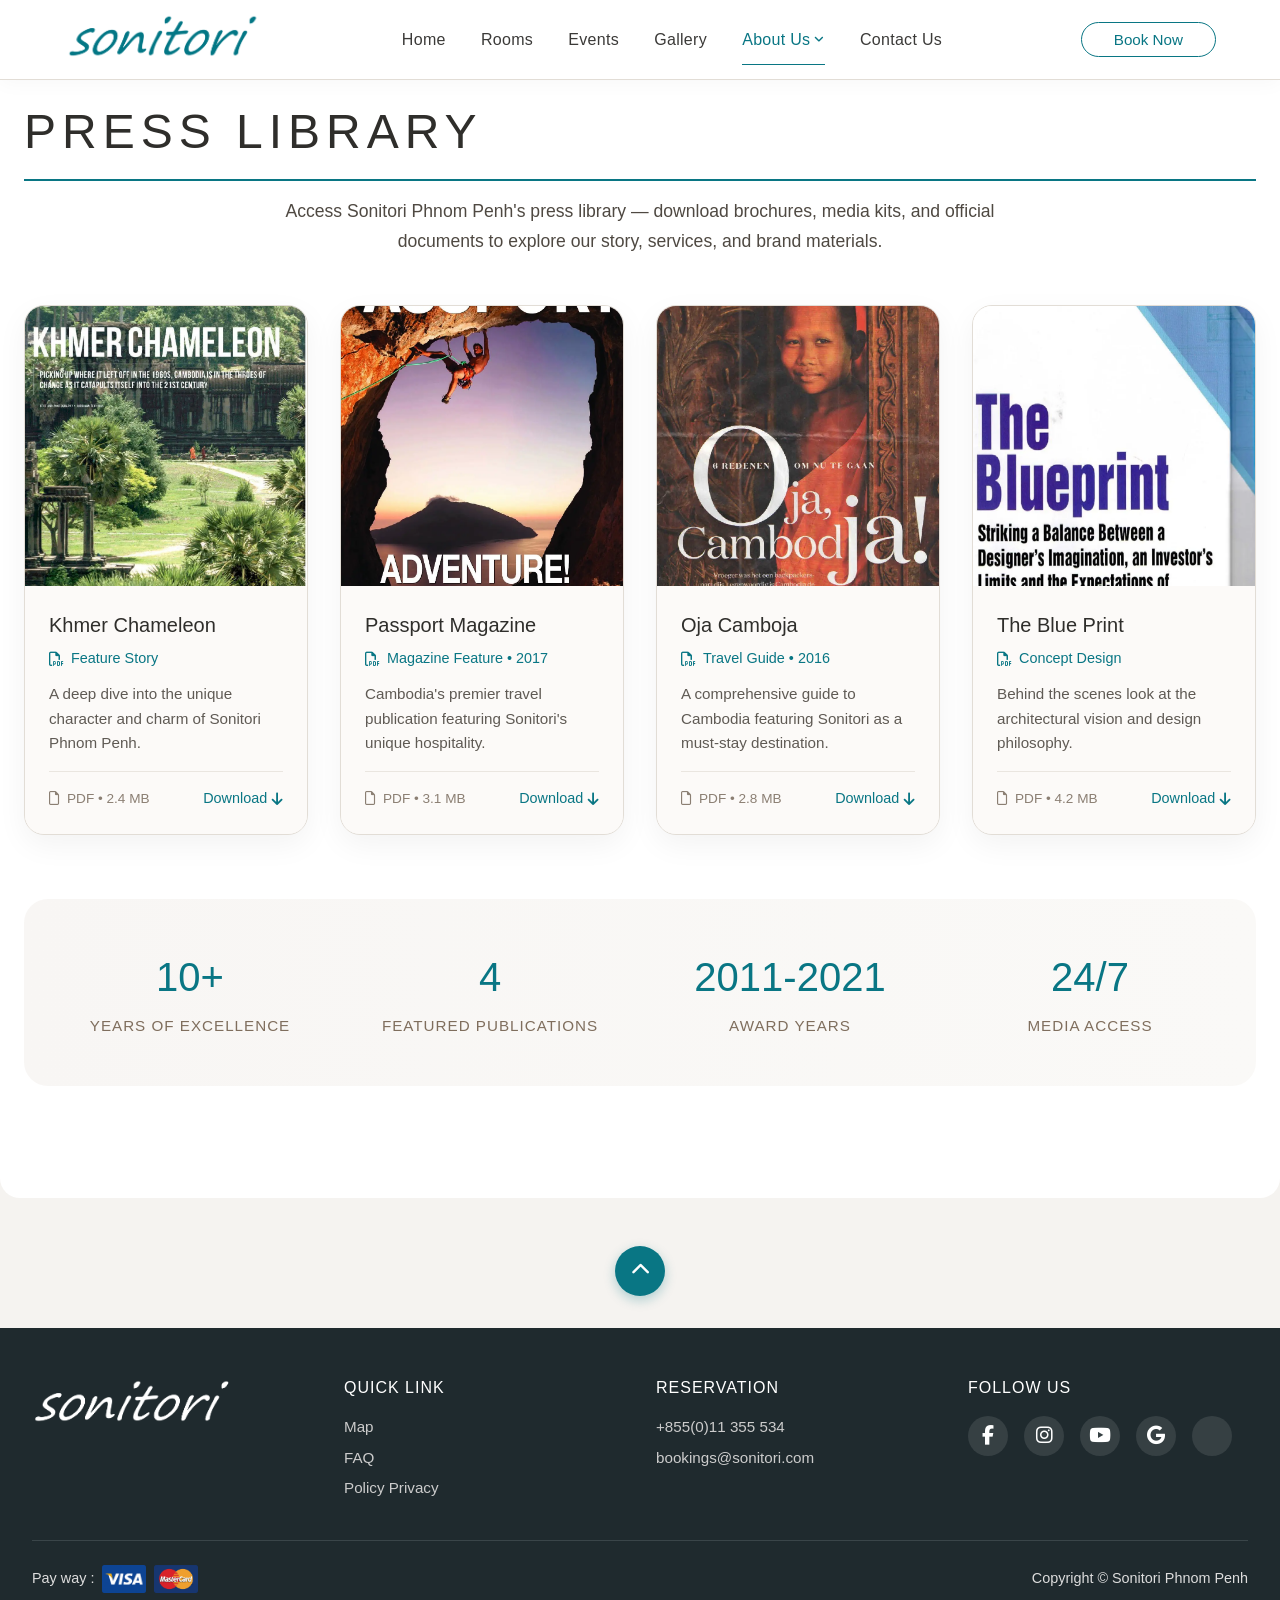
<file: about-us/press-library/index.html>
<!DOCTYPE html>
<html lang="en">
<head>
    <meta charset="UTF-8">
    <meta name="viewport" content="width=device-width, initial-scale=1.0, maximum-scale=1.0, user-scalable=yes, viewport-fit=cover">
    <title>Press Library · Sonitori Phnom Penh | Media Resources</title>
    <!-- Font Awesome (for icons) -->
    <link rel="stylesheet" href="https://cdnjs.cloudflare.com/ajax/libs/font-awesome/6.4.0/css/all.min.css">
    <link rel="stylesheet" href="../../bookingsPopup/booking.css">
    <style>
        * {
            margin: 0;
            padding: 0;
            box-sizing: border-box;
            -webkit-tap-highlight-color: transparent;
        }

        body {
            background-color: #f5f3f0;
            color: #2c2b2a;
            font-family: -apple-system,BlinkMacSystemFont,Segoe UI,Roboto,Helvetica Neue,Arial,Noto Sans,sans-serif;
            font-size: 1rem;
            line-height: 1.5;
            -webkit-font-smoothing: antialiased;
        }

        body.no-scroll {
            overflow: hidden;
            position: fixed;
            width: 100%;
        }

        /* ===== NAVIGATION ===== */
        .navbar {
            position: fixed;
            top: 0;
            left: 0;
            width: 100%;
            z-index: 1000;
            background: #fff;
            box-shadow: 0 4px 18px rgba(0,0,0,0.03);
            padding: 0.7rem 5%;
            border-bottom: 1px solid #e2ddd6;
        }

        .nav-container {
            max-width: 1300px;
            margin: 0 auto;
            display: flex;
            justify-content: space-between;
            align-items: center;
        }

        .logo img {
            height: 50px;
            width: auto;
            filter: brightness(0.9);
        }

        .nav-links {
            display: flex;
            gap: 2.2rem;
            align-items: center;
            flex-wrap: wrap;
        }

        .nav-links a {
            text-decoration: none;
            font-weight: 400;
            font-size: 1rem;
            color: #3b3a38;
            letter-spacing: 0.3px;
            transition: color 0.2s;
        }

        .nav-links a:hover { color: #097684; }
        .nav-links a.active { 
            font-weight: 500; 
            color: #097684;
            border-bottom: 1px solid #097684;
            margin-bottom: -1px;
        }
        
        .desktop-book-btn {
            background: transparent;
            border: 1px solid #097684;
            color: #097684;
            padding: 0.5rem 2rem;
            border-radius: 40px;
            font-weight: 500;
            cursor: pointer;
            transition: 0.2s;
            font-size: 0.95rem;
        }

        .desktop-book-btn:hover {
            background: #097684;
            border-color: #097684;
            color: white;
        }

        .mobile-menu-icon {
            display: none;
            font-size: 1.8rem;
            color: #4a4540;
            cursor: pointer;
        }

        /* ===== MOBILE SIDEBAR ===== */
        .mobile-sidebar {
            position: fixed;
            top: 0;
            right: -100%;
            width: 90%;
            max-width: 350px;
            height: 100vh;
            background: #ffffff;
            z-index: 2000;
            box-shadow: -10px 0 30px rgba(0, 0, 0, 0.3);
            transition: right 0.4s cubic-bezier(0.23, 1, 0.32, 1);
            padding: 3rem 0rem 2rem;
            overflow-y: auto;
        }

        .mobile-sidebar.open { right: 0; }

        .sidebar-logo {
            padding: 0 20px 20px 20px;
            margin-bottom: 10px;
            border-bottom: 1px solid rgba(0,0,0,0.05);
        }

        .sidebar-logo img {
            height: 45px;
            width: auto;
            filter: brightness(0.9);
        }

        .sidebar-social {
            margin-top: 30px;
            padding: 20px 0 0 20px;
            border-top: 1px solid rgba(0,0,0,0.05);
        }

        .sidebar-social h4 {
            color: #3b3a38;
            font-size: 0.9rem;
            font-weight: 500;
            letter-spacing: 1px;
            margin-bottom: 15px;
            text-transform: uppercase;
        }

        .sidebar-social .social-icons {
            display: flex;
            gap: 15px;
            flex-wrap: wrap;
        }

        .sidebar-social .social-icons a {
            width: 40px;
            height: 40px;
            background: rgba(9,118,132,0.1);
            border-radius: 50%;
            display: flex;
            align-items: center;
            justify-content: center;
            color: #097684;
            font-size: 1.2rem;
            transition: all 0.3s ease;
            padding: 0 !important;
        }

        .sidebar-social .social-icons a:hover {
            background: #097684;
            color: white;
            transform: translateY(-3px);
        }

        .close-sidebar {
            position: absolute;
            top: 1rem;
            right: 1.2rem;
            font-size: 2rem;
            background: none;
            border: none;
            color: #097684;
            cursor: pointer;
        }

        .mobile-sidebar .sidebar-links {
            display: flex;
            flex-direction: column;
            gap: 0.5rem;
            margin-top: 1rem;
            padding: 0 0px 0 30px;
        }

        .mobile-sidebar .sidebar-links a { padding-left: 20px; }

        .mobile-sidebar a, .dropdown-toggle-mobile {
            text-decoration: none;
            font-size: 1rem;
            color: #3b3a38;
            font-weight: 400;
            padding: 0.9rem 0;
            display: flex;
            align-items: center;
            gap: 1rem;
            background: none;
            border: none;
            width: 100%;
            cursor: pointer;
            text-align: left;
        }

        .mobile-sidebar a i, .dropdown-toggle-mobile i:first-child {
            width: 1.6rem;
            font-size: 1rem;
            color: #097684;
            text-align: center;
        }

        .dropdown-toggle-mobile {
            justify-content: space-between;
            padding: 0.9rem 20px;
        }

        .dropdown-toggle-mobile .dropdown-icon-group {
            display: flex;
            align-items: center;
            gap: 1rem;
        }

        .dropdown-toggle-mobile .arrow-icon {
            font-size: 0.9rem;
            color: #7b6e61;
            transition: transform 0.3s ease;
        }

        .dropdown-toggle-mobile.open .arrow-icon { transform: rotate(180deg); }

        .mobile-sidebar a.active {
            color: #097684;
            font-weight: 500;
            background: rgba(9,118,132,0.08);
            border-radius: 12px 0 0 12px;
            padding-left: 20px;
        }

        .dropdown-menu-mobile {
            display: grid;
            grid-template-rows: 0fr;
            opacity: 0;
            visibility: hidden;
            transition: grid-template-rows 0.4s ease, opacity 0.3s ease, visibility 0s 0.4s;
            margin-left: 2.6rem;
        }

        .dropdown-menu-mobile.show {
            grid-template-rows: 1fr;
            opacity: 1;
            visibility: visible;
            transition: grid-template-rows 0.4s ease, opacity 0.3s ease, visibility 0s 0s;
        }

        .dropdown-menu-mobile > div { overflow: hidden; }

        .dropdown-menu-mobile a {
            padding: 0.7rem 0 0.7rem 0.2rem;
            font-size: 1.1rem;
            color: #4f4a44;
            display: flex;
            align-items: center;
            gap: 1rem;
        }

        .dropdown-menu-mobile a i {
            width: 1.4rem;
            font-size: 1rem;
            color: #097684;
        }

        .dropdown-menu-mobile a:hover { color: #097684; }
        .dropdown-menu-mobile a.active { color: #097684; font-weight: 500; }

        .mobile-overlay {
            position: fixed;
            top: 0;
            left: 0;
            width: 100%;
            height: 100%;
            background: rgba(0, 0, 0, 0.5);
            backdrop-filter: blur(2px);
            z-index: 1999;
            opacity: 0;
            visibility: hidden;
            transition: opacity 0.4s ease, visibility 0s 0.4s;
        }

        .mobile-overlay.active {
            opacity: 1;
            visibility: visible;
            transition: opacity 0.4s ease, visibility 0s 0s;
        }

        @media (max-width: 900px) {
            .nav-links { display: none; }
            .mobile-menu-icon { display: block; }
            .desktop-book-btn { display: none; }
        }

        .mobile-fixed-book {
            position: fixed;
            bottom: 15px;
            right: 15px;
            background: #097684;
            color: white;
            border: none;
            border-radius: 50px;
            padding: 0.8rem 1.2rem;
            font-size: 0.85rem;
            font-weight: 500;
            box-shadow: 0 10px 30px rgba(9,118,132,0.5);
            z-index: 1500;
            cursor: pointer;
            display: flex;
            align-items: center;
            gap: 8px;
            border: 2px solid rgba(255,255,255,0.2);
        }

        @media (min-width: 901px) { .mobile-fixed-book { display: none; } }

        .dropdown {
            position: relative;
            display: inline-block;
        }

        .dropdown-trigger {
            display: flex;
            align-items: center;
            gap: 4px;
            height: 50px;
        }

        .dropdown-arrow { font-size: 0.7rem; transition: transform 0.3s ease; }
        .dropdown:hover .dropdown-arrow { transform: rotate(180deg); }

        .dropdown-menu {
            position: absolute;
            top: 100%;
            left: 0;
            background: white;
            min-width: 200px;
            box-shadow: 0 8px 16px rgba(0,0,0,0.1);
            border: 1px solid #eae6e0;
            border-radius: 8px;
            padding: 0.5rem 0;
            opacity: 0;
            visibility: hidden;
            transform: translateY(-10px);
            transition: all 0.3s ease;
            z-index: 1001;
        }

        .dropdown:hover .dropdown-menu {
            opacity: 1;
            visibility: visible;
            transform: translateY(0);
        }

        .dropdown-menu a {
            display: block;
            padding: 0.7rem 1.5rem;
            color: #3b3a38;
            font-size: 0.95rem;
            white-space: nowrap;
        }

        .dropdown-menu a:hover {
            background: #f8f6f4;
            color: #097684;
            padding-left: 2rem;
        }
        
        .dropdown-menu a.active {
            background: rgba(9,118,132,0.08);
            color: #097684;
            font-weight: 500;
            pointer-events: none;
        }

        /* main container */
        .library-page {
            max-width: 1300px;
            margin: 0 auto;
            padding: 6rem 1.5rem 3rem;
            background: #ffffff;
            border-radius: 0 0px 20px 20px;
        }

        .section-heading {
            font-size: 3rem;
            font-weight: 300;
            letter-spacing: 6px;
            text-transform: uppercase;
            color: #2f2e2b;
            border-bottom: 2px solid #097684;
            padding-bottom: 0.7rem;
            margin: 0 0 1rem 0;
        }

        .intro-text {
            color: #4f4942;
            font-size: 1.1rem;
            line-height: 1.7;
            margin-bottom: 3rem;
            text-align: center;
            max-width: 800px;
            margin-left: auto;
            margin-right: auto;
        }

        /* ===== LIBRARY GRID ===== */
        .library-grid {
            display: grid;
            grid-template-columns: repeat(auto-fit, minmax(280px, 1fr));
            gap: 2rem;
            margin: 3rem 0;
        }

        .library-card {
            background: #fcfaf8;
            border-radius: 20px;
            overflow: hidden;
            box-shadow: 0 10px 30px rgba(0,0,0,0.05);
            transition: all 0.3s ease;
            text-decoration: none;
            color: inherit;
            display: flex;
            flex-direction: column;
            border: 1px solid #e2ddd6;
            cursor: pointer;
        }

        .library-card:hover {
            transform: translateY(-8px);
            box-shadow: 0 20px 40px rgba(9,118,132,0.1);
        }

        .card-image {
            height: 280px;
            overflow: hidden;
            position: relative;
            background: #f8f6f4;
        }

        .card-image img {
            width: 110%;
            height: 100%;
            object-fit: cover;
            object-position: -20px;
            transition: transform 0.5s ease;
        }

        .library-card:hover .card-image img {
            transform: scale(1.05);
        }

        .card-overlay {
            position: absolute;
            top: 0;
            left: 0;
            right: 0;
            bottom: 0;
            background: linear-gradient(to top, rgba(9,118,132,0.8), transparent);
            opacity: 0;
            transition: opacity 0.3s ease;
            display: flex;
            align-items: flex-end;
            justify-content: center;
            padding: 1.5rem;
        }

        .library-card:hover .card-overlay {
            opacity: 1;
        }

        .download-badge {
            background: white;
            color: #097684;
            padding: 0.6rem 1.2rem;
            border-radius: 40px;
            font-size: 0.9rem;
            font-weight: 500;
            display: inline-flex;
            align-items: center;
            gap: 0.5rem;
            transform: translateY(20px);
            transition: transform 0.3s ease;
        }

        .library-card:hover .download-badge {
            transform: translateY(0);
        }

        .card-content {
            padding: 1.5rem;
            background: #fcfaf8;
        }

        .card-title {
            font-size: 1.25rem;
            font-weight: 500;
            color: #2f2e2b;
            margin-bottom: 0.5rem;
            display: flex;
            align-items: center;
            justify-content: space-between;
        }

        .card-title i {
            color: #097684;
            font-size: 1rem;
            opacity: 0;
            transform: translateX(-10px);
            transition: all 0.3s ease;
        }

        .library-card:hover .card-title i {
            opacity: 1;
            transform: translateX(0);
        }

        .card-meta {
            display: flex;
            align-items: center;
            gap: 0.5rem;
            color: #097684;
            font-size: 0.9rem;
            margin-bottom: 0.8rem;
        }

        .card-description {
            color: #5f5a54;
            font-size: 0.95rem;
            line-height: 1.6;
            margin-bottom: 1rem;
        }

        .card-footer {
            display: flex;
            align-items: center;
            justify-content: space-between;
            border-top: 1px solid #eae6e0;
            padding-top: 1rem;
            margin-top: auto;
        }

        .file-info {
            display: flex;
            align-items: center;
            gap: 0.5rem;
            color: #8b7f73;
            font-size: 0.85rem;
        }

        .download-link {
            color: #097684;
            font-size: 0.9rem;
            text-decoration: none;
            display: flex;
            align-items: center;
            gap: 0.3rem;
            cursor: pointer;
        }

        /* Stats section */
        .stats-section {
            background: linear-gradient(to right, #f8f6f4, #faf9f7);
            border-radius: 24px;
            padding: 3rem 2rem;
            margin: 4rem 0;
            display: flex;
            justify-content: space-around;
            flex-wrap: wrap;
            gap: 2rem;
            text-align: center;
        }

        .stat-item {
            flex: 1 1 200px;
        }

        .stat-number {
            font-size: 2.5rem;
            font-weight: 300;
            color: #097684;
            margin-bottom: 0.5rem;
        }

        .stat-label {
            color: #7f6e5d;
            font-size: 0.95rem;
            text-transform: uppercase;
            letter-spacing: 1px;
        }

        /* ===== BACK TO TOP ===== */
        .back-to-top {
            display: flex;
            justify-content: center;
            margin: 3rem 0 1rem;
        }
        
        .back-to-top a {
            display: flex;
            align-items: center;
            justify-content: center;
            width: 50px;
            height: 50px;
            background: #097684;
            border-radius: 50%;
            color: white;
            text-decoration: none;
            box-shadow: 0 4px 12px rgba(9, 118, 132, 0.3);
            transition: all 0.3s ease;
        }
        
        .back-to-top a:hover {
            background: #065a66;
            transform: translateY(-5px);
        }
        
        .back-to-top a i {
            font-size: 1.2rem;
            animation: bounce 2s ease-in-out infinite;
        }
        
        @keyframes bounce {
            0%, 20%, 50%, 80%, 100% { transform: translateY(0); }
            40% { transform: translateY(-8px); }
            60% { transform: translateY(-4px); }
        }

        /* ===== FOOTER ===== */
        .footer {
            background: #1f2a2e;
            color: #ddd;
            padding: 3rem 2rem 1rem;
            margin-top: 2rem;
        }

        .footer-content {
            max-width: 1300px;
            margin: 0 auto;
            display: flex;
            flex-wrap: wrap;
            justify-content: space-between;
            gap: 2rem;
        }

        .footer-col { flex: 1 1 200px; }
        .footer-logo img { max-width: 200px; height: auto; margin-bottom: 1rem; }
        .footer h4 { color: #fff; font-weight: 400; margin-bottom: 1rem; letter-spacing: 1px; }
        .footer a { color: #ccc; text-decoration: none; display: block; margin-bottom: 0.5rem; font-size: 0.95rem; }
        .footer a:hover { color: #097684; }
        
        .social-icons {
            display: flex;
            gap: 1rem;
            margin-top: 0.5rem;
        }
        
        .social-icons a {
            background: rgba(255,255,255,0.1);
            width: 40px;
            height: 40px;
            border-radius: 50%;
            display: flex;
            align-items: center;
            justify-content: center;
            color: white;
            font-size: 1.2rem;
        }
        
        .social-icons a:hover { background: #097684; }
        
        .footer-bottom {
            max-width: 1300px;
            margin: 2rem auto 0;
            padding-top: 1.5rem;
            border-top: 1px solid #3a4549;
            display: flex;
            flex-wrap: wrap;
            justify-content: space-between;
            align-items: center;
            font-size: 0.9rem;
        }
        
        .payment-icons {
            display: flex;
            align-items: center;
            gap: 0.5rem;
        }
        
        .payment-icons img { height: 28px; }

        /* scroll animations */
        .content-section {
            opacity: 0;
            transform: translateY(40px);
            transition: opacity 0.8s cubic-bezier(0.25, 0.46, 0.45, 0.94), transform 0.8s cubic-bezier(0.25, 0.46, 0.45, 0.94);
        }
        
        .content-section.visible {
            opacity: 1;
            transform: translateY(0);
        }

        @media (max-width: 900px) {
            .section-heading { font-size: 2.2rem; letter-spacing: 4px; }
            .library-grid { grid-template-columns: 1fr; gap: 1.5rem; }
            .card-image { height: 220px; }
            .stats-section { padding: 2rem 1rem; margin: 2rem 0; }
            .stat-number { font-size: 2rem; }
        }

        @media (max-width: 600px) {
            .library-page { padding: 5rem 1rem 2rem; }
            .section-heading { font-size: 1.8rem; letter-spacing: 3px; }
            .intro-text { font-size: 0.95rem; margin-bottom: 2rem; }
            .card-title { font-size: 1.1rem; }
            .stats-section { flex-direction: column; gap: 1rem; }
            .social-icons { justify-content: center; }
        }

        html { scroll-behavior: smooth; }
    </style>
</head>
<body>
    <!-- Navigation -->
    <nav class="navbar" id="navbar">
        <div class="nav-container">
            <a href="../../index.html">
                <div class="logo"><img src="../../images/logo.png" alt="Sonitori Logo"></div>
            </a>
            <div class="nav-links">
                <a href="../../index.html">Home</a>
                <a href="../../rooms/index.html">Rooms</a>
                <a href="../../event/index.html">Events</a>
                <a href="../../gallery/index.html">Gallery</a>
                <div class="dropdown">
                    <a href="" class="dropdown-trigger active">About Us <span class="dropdown-arrow"><i class="fa-solid fa-angle-down"></i></span></a>
                    <div class="dropdown-menu">
                        <a href="../our-story/index.html">Our Story</a>
                        <a href="../community/index.html">Community</a>
                        <a href="../reviews/index.html">Review</a>
                        <a href="" class="active">Press Library</a>
                    </div>
                </div>
                <a href="../../contact-us/index.html">Contact Us</a>
            </div>
            <button class="desktop-book-btn" id="desktopBookBtn">Book Now</button>
            <div class="mobile-menu-icon"><i class="fas fa-bars"></i></div>
        </div>
    </nav>

    <!-- Mobile sidebar -->
    <div class="mobile-overlay" id="mobileOverlay"></div>
    <div class="mobile-sidebar" id="mobileSidebar">
        <button class="close-sidebar" id="closeSidebar"><i class="fa-solid fa-circle-xmark"></i></button>
        <div class="sidebar-logo"><img src="../../images/logo.png" alt="Sonitori Logo"></div>
        <div class="sidebar-links">
            <a href="../../index.html"><i class="fa-solid fa-house"></i> Home</a>
            <a href="../../rooms/index.html"><i class="fa-solid fa-bed"></i> Rooms</a>
            <a href="../../event/index.html"><i class="fa-regular fa-calendar"></i> Events</a>
            <a href="../../gallery/index.html"><i class="fa-regular fa-images"></i> Gallery</a>
            <div class="mobile-dropdown">
                <button class="dropdown-toggle-mobile open" id="aboutDropdownToggle">
                    <span class="dropdown-icon-group"><i class="fa-regular fa-address-card"></i> About Us</span>
                    <i class="fa-solid fa-angle-down arrow-icon"></i>
                </button>
                <div class="dropdown-menu-mobile show" id="aboutMobileMenu">
                    <div>
                        <a href="../our-story/index.html"><i class="fa-regular fa-compass"></i> Our Story</a>
                        <a href="../community/index.html"><i class="fa-regular fa-handshake"></i> Community</a>
                        <a href="../reviews/index.html"><i class="fa-regular fa-star"></i> Review</a>
                        <a href="" class="active"><i class="fa-regular fa-newspaper"></i> Press Library</a>
                    </div>
                </div>
            </div>
            <a href="../../contact-us/index.html"><i class="fa-regular fa-envelope"></i> Contact Us</a>
            <div class="sidebar-social">
                <h4>FOLLOW US</h4>
                <div class="social-icons">
                    <a href="#"><i class="fab fa-facebook-f"></i></a>
                    <a href="#"><i class="fab fa-instagram"></i></a>
                    <a href="#"><i class="fab fa-youtube"></i></a>
                    <a href="#"><i class="fab fa-google"></i></a>
                    <a href="#"><i class="fab fa-tripadvisor"></i></a>
                </div>
            </div>
        </div>
    </div>

    <!-- Fixed bottom Book Now button -->
    <button class="mobile-fixed-book" id="mobileFixedBook"><i class="fa-solid fa-calendar"></i> BOOK NOW</button>

    <!-- Popup overlay + calendar -->
    <div class="popup-overlay" id="popupOverlay"></div>
    <div class="calendar-popup" id="calendarPopup">
        <div class="popup-header">
            <h3>Select dates</h3>
            <button class="close-popup" id="closePopupBtn"><i class="fa-solid fa-circle-xmark"></i></button>
        </div>
        <div class="calendar-container" id="calendarContainer"></div>
        <div class="popup-footer">
            <div class="night-count"><span id="nightsValue">0</span> nights</div>
            <button class="search-btn" id="searchDatesBtn" disabled>Search</button>
        </div>
    </div>

    <main class="library-page">
        <div class="section-heading content-section" id="mainHeading">Press Library</div>

        <div class="intro-text content-section" id="intro">
            <p>Access Sonitori Phnom Penh's press library — download brochures, media kits, and official documents to explore our story, services, and brand materials.</p>
        </div>

        <!-- library grid with local images and local PDF files - direct download -->
        <div class="library-grid content-section" id="libraryGrid">
            <!-- Khmer Chameleon -->
            <a href="../../images/press-content/Khmer-Chameleon.pdf" class="library-card" target="_blank" data-pdf="../../images/press-content/Khmer-Chameleon.pdf" data-img="../../images/winq-pdf-1.webp" data-title="Khmer Chameleon" data-desc="A deep dive into the unique character and charm of Sonitori Phnom Penh." data-meta="Feature Story" data-size="2.4 MB">
                <div class="card-image">
                    <img src="../../images/winq-pdf-1.webp" alt="Khmer Chameleon">
                    <div class="card-overlay">
                        <span class="download-badge"><i class="fa-solid fa-download"></i> Download PDF</span>
                    </div>
                </div>
                <div class="card-content">
                    <div class="card-title">Khmer Chameleon <i class="fa-solid fa-arrow-right"></i></div>
                    <div class="card-meta"><i class="fa-regular fa-file-pdf"></i><span>Feature Story</span></div>
                    <div class="card-description">A deep dive into the unique character and charm of Sonitori Phnom Penh.</div>
                    <div class="card-footer">
                        <span class="file-info"><i class="fa-regular fa-file"></i> PDF • 2.4 MB</span>
                        <span class="download-link">Download <i class="fa-solid fa-arrow-down"></i></span>
                    </div>
                </div>
            </a>

            <!-- Passport Magazine -->
            <a href="../../images/press-content/Passport.pdf" class="library-card" target="_blank" data-pdf="../../images/press-content/Passport.pdf" data-img="../../images/passport-mag-cambodia-2017-1-pdf-1.webp" data-title="Passport Magazine" data-desc="Cambodia's premier travel publication featuring Sonitori's unique hospitality." data-meta="Magazine Feature • 2017" data-size="3.1 MB">
                <div class="card-image">
                    <img src="../../images/passport-mag-cambodia-2017-1-pdf-1.webp" alt="Passport Magazine Cambodia 2017">
                    <div class="card-overlay">
                        <span class="download-badge"><i class="fa-solid fa-download"></i> Download PDF</span>
                    </div>
                </div>
                <div class="card-content">
                    <div class="card-title">Passport Magazine <i class="fa-solid fa-arrow-right"></i></div>
                    <div class="card-meta"><i class="fa-regular fa-file-pdf"></i><span>Magazine Feature • 2017</span></div>
                    <div class="card-description">Cambodia's premier travel publication featuring Sonitori's unique hospitality.</div>
                    <div class="card-footer">
                        <span class="file-info"><i class="fa-regular fa-file"></i> PDF • 3.1 MB</span>
                        <span class="download-link">Download <i class="fa-solid fa-arrow-down"></i></span>
                    </div>
                </div>
            </a>

            <!-- Oja Camboja / Feeling 2016 -->
            <a href="../../images/press-content/ojaCamboja.pdf" class="library-card" target="_blank" data-pdf="../../images/press-content/ojaCamboja.pdf" data-img="../../images/feeling-2016-pdf-1.webp" data-title="Oja Camboja" data-desc="A comprehensive guide to Cambodia featuring Sonitori as a must-stay destination." data-meta="Travel Guide • 2016" data-size="2.8 MB">
                <div class="card-image">
                    <img src="../../images/feeling-2016-pdf-1.webp" alt="Feeling 2016">
                    <div class="card-overlay">
                        <span class="download-badge"><i class="fa-solid fa-download"></i> Download PDF</span>
                    </div>
                </div>
                <div class="card-content">
                    <div class="card-title">Oja Camboja <i class="fa-solid fa-arrow-right"></i></div>
                    <div class="card-meta"><i class="fa-regular fa-file-pdf"></i><span>Travel Guide • 2016</span></div>
                    <div class="card-description">A comprehensive guide to Cambodia featuring Sonitori as a must-stay destination.</div>
                    <div class="card-footer">
                        <span class="file-info"><i class="fa-regular fa-file"></i> PDF • 2.8 MB</span>
                        <span class="download-link">Download <i class="fa-solid fa-arrow-down"></i></span>
                    </div>
                </div>
            </a>

            <!-- The Blue Print / Concept Design -->
            <a href="../../images/press-content/the-blue-print.pdf" class="library-card" target="_blank" data-pdf="../../images/press-content/the-blue-print.pdf" data-img="../../images/concept-design-pdf-1.webp" data-title="The Blue Print" data-desc="Behind the scenes look at the architectural vision and design philosophy." data-meta="Concept Design" data-size="4.2 MB">
                <div class="card-image">
                    <img src="../../images/concept-design-pdf-1.webp" alt="Concept Design">
                    <div class="card-overlay">
                        <span class="download-badge"><i class="fa-solid fa-download"></i> Download PDF</span>
                    </div>
                </div>
                <div class="card-content">
                    <div class="card-title">The Blue Print <i class="fa-solid fa-arrow-right"></i></div>
                    <div class="card-meta"><i class="fa-regular fa-file-pdf"></i><span>Concept Design</span></div>
                    <div class="card-description">Behind the scenes look at the architectural vision and design philosophy.</div>
                    <div class="card-footer">
                        <span class="file-info"><i class="fa-regular fa-file"></i> PDF • 4.2 MB</span>
                        <span class="download-link">Download <i class="fa-solid fa-arrow-down"></i></span>
                    </div>
                </div>
            </a>
        </div>

        <!-- stats section -->
        <div class="stats-section content-section" id="stats">
            <div class="stat-item"><div class="stat-number">10+</div><div class="stat-label">Years of Excellence</div></div>
            <div class="stat-item"><div class="stat-number">4</div><div class="stat-label">Featured Publications</div></div>
            <div class="stat-item"><div class="stat-number">2011-2021</div><div class="stat-label">Award Years</div></div>
            <div class="stat-item"><div class="stat-number">24/7</div><div class="stat-label">Media Access</div></div>
        </div>
    </main>

    <!-- back to top -->
    <div class="back-to-top">
        <a href="#" onclick="window.scrollTo({top:0,behavior:'smooth'}); return false;">
            <i class="fa-solid fa-chevron-up"></i>
        </a>
    </div>

    <!-- FOOTER -->
    <footer class="footer">
        <div class="footer-content">
            <div class="footer-col footer-logo"><img src="../../images/Logo-white.png" alt="Sonitori"></div>
            <div class="footer-col">
                <h4>QUICK LINK</h4>
                <a href="https://maps.app.goo.gl/A1VpfBTSutvgNhrm9">Map</a>
                <a href="../../faq/index.html">FAQ</a>
                <a href="../../policy-privacy/index.html">Policy Privacy</a>
            </div>
            <div class="footer-col">
                <h4>RESERVATION</h4>
                <a href="tel:+855011355534">+855(0)11 355 534</a>
                <a href="mailto:bookings@sonitori.com">bookings@sonitori.com</a>
            </div>
            <div class="footer-col">
                <h4>FOLLOW US</h4>
                <div class="social-icons">
                    <a href="#"><i class="fab fa-facebook-f"></i></a>
                    <a href="#"><i class="fab fa-instagram"></i></a>
                    <a href="#"><i class="fab fa-youtube"></i></a>
                    <a href="#"><i class="fab fa-google"></i></a>
                    <a href="#"><i class="fab fa-tripadvisor"></i></a>
                </div>
            </div>
        </div>
        <div class="footer-bottom">
            <div class="payment-icons">
                <span>Pay way :</span>
                <img src="../../images/visa-card.webp" alt="visa">
                <img src="../../images/master.webp" alt="mastercard">
            </div>
            <div>Copyright © Sonitori Phnom Penh</div>
        </div>
    </footer>

    <script>
    (function() {
        // Mobile sidebar
        const mobileIcon = document.querySelector('.mobile-menu-icon');
        const sidebar = document.getElementById('mobileSidebar');
        const overlay = document.getElementById('mobileOverlay');
        const closeSidebar = document.getElementById('closeSidebar');
        const dropdownToggle = document.getElementById('aboutDropdownToggle');
        const aboutMobileMenu = document.getElementById('aboutMobileMenu');

        function openMobileMenu() {
            sidebar.classList.add('open');
            overlay.classList.add('active');
            document.body.style.overflow = 'hidden';
        }

        function closeMobileMenu() {
            sidebar.classList.remove('open');
            overlay.classList.remove('active');
            document.body.style.overflow = '';
        }

        if (mobileIcon) mobileIcon.addEventListener('click', openMobileMenu);
        if (closeSidebar) closeSidebar.addEventListener('click', closeMobileMenu);
        if (overlay) overlay.addEventListener('click', closeMobileMenu);

        if (dropdownToggle && aboutMobileMenu) {
            dropdownToggle.classList.add('open');
            aboutMobileMenu.classList.add('show');
            
            dropdownToggle.addEventListener('click', function(e) {
                e.preventDefault();
                e.stopPropagation();
                this.classList.toggle('open');
                
                if (aboutMobileMenu.classList.contains('show')) {
                    aboutMobileMenu.classList.remove('show');
                } else {
                    aboutMobileMenu.classList.add('show');
                }
            });
        }

        window.addEventListener('resize', function() {
            if (window.innerWidth > 900 && sidebar.classList.contains('open')) closeMobileMenu();
        });

        // Booking popup
        function openBookingPopup() {
            const popupOverlay = document.getElementById('popupOverlay');
            const popup = document.getElementById('calendarPopup');
            if (popupOverlay && popup) {
                popupOverlay.classList.add('active');
                popup.classList.add('active');
            }
        }
        
        document.getElementById('desktopBookBtn')?.addEventListener('click', openBookingPopup);
        document.getElementById('mobileFixedBook')?.addEventListener('click', function(e) {
            e.preventDefault();
            openBookingPopup();
        });

        // Scroll animation observer
        const animatedElements = [
            document.getElementById('mainHeading'),
            document.getElementById('intro'),
            document.getElementById('libraryGrid'),
            document.getElementById('stats')
        ].filter(el => el);

        const observer = new IntersectionObserver((entries) => {
            entries.forEach(entry => {
                if (entry.isIntersecting) {
                    entry.target.classList.add('visible');
                    observer.unobserve(entry.target);
                }
            });
        }, { threshold: 0.2, rootMargin: '0px 0px -50px 0px' });

        animatedElements.forEach(el => {
            el.classList.add('content-section');
            observer.observe(el);
        });
    })();
    </script>
    <script src="../../bookingsPopup/booking.js"></script>
</body>
</html>
</file>
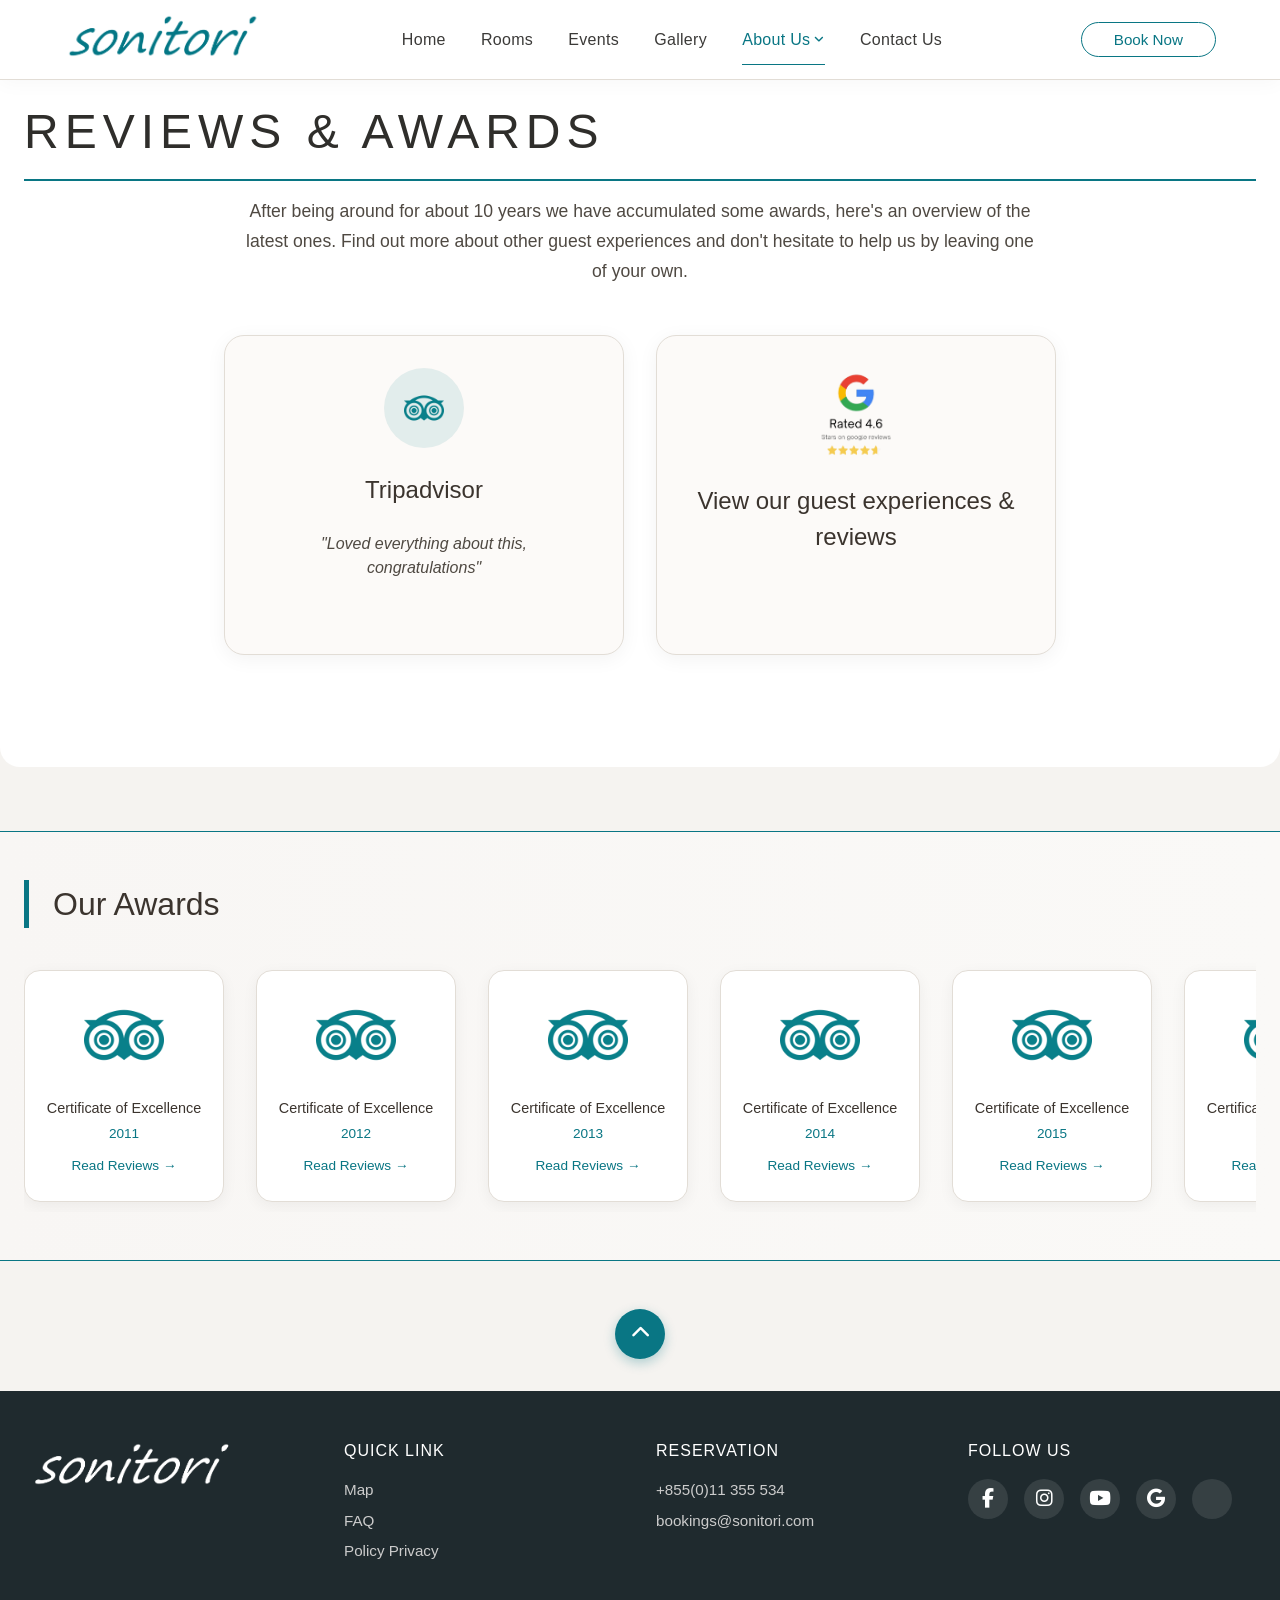
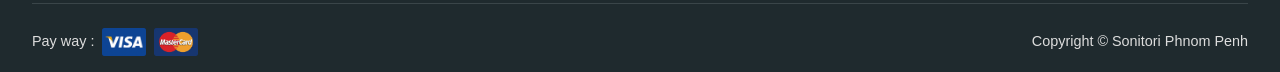
<file: about-us/reviews/index.html>
<!DOCTYPE html>
<html lang="en">
<head>
    <meta charset="UTF-8">
    <meta name="viewport" content="width=device-width, initial-scale=1.0, maximum-scale=1.0, user-scalable=yes, viewport-fit=cover">
    <title>Reviews & Awards · Sonitori Phnom Penh | Guest Feedback</title>
    <!-- Font Awesome (for icons) -->
    <link rel="stylesheet" href="https://cdnjs.cloudflare.com/ajax/libs/font-awesome/6.4.0/css/all.min.css">
    <link rel="stylesheet" href="../../bookingsPopup/booking.css">
    <style>
        * {
            margin: 0;
            padding: 0;
            box-sizing: border-box;
            -webkit-tap-highlight-color: transparent;
        }

        body {
            background-color: #f5f3f0;
            color: #2c2b2a;
            font-family: -apple-system,BlinkMacSystemFont,Segoe UI,Roboto,Helvetica Neue,Arial,Noto Sans,sans-serif;
            font-size: 1rem;
            line-height: 1.5;
            -webkit-font-smoothing: antialiased;
        }

        body.no-scroll {
            overflow: hidden;
            position: fixed;
            width: 100%;
        }

        /* ===== NAVIGATION ===== */
        .navbar {
            position: fixed;
            top: 0;
            left: 0;
            width: 100%;
            z-index: 1000;
            background: #fff;
            box-shadow: 0 4px 18px rgba(0,0,0,0.03);
            padding: 0.7rem 5%;
            border-bottom: 1px solid #e2ddd6;
        }

        .nav-container {
            max-width: 1300px;
            margin: 0 auto;
            display: flex;
            justify-content: space-between;
            align-items: center;
        }

        .logo img {
            height: 50px;
            width: auto;
            filter: brightness(0.9);
        }

        .nav-links {
            display: flex;
            gap: 2.2rem;
            align-items: center;
            flex-wrap: wrap;
        }

        .nav-links a {
            text-decoration: none;
            font-weight: 400;
            font-size: 1rem;
            color: #3b3a38;
            letter-spacing: 0.3px;
            transition: color 0.2s;
        }

        .nav-links a:hover { color: #097684; }
        .nav-links a.active { 
            font-weight: 500; 
            color: #097684;
            border-bottom: 1px solid #097684;
            margin-bottom: -1px;
        }
        
        .desktop-book-btn {
            background: transparent;
            border: 1px solid #097684;
            color: #097684;
            padding: 0.5rem 2rem;
            border-radius: 40px;
            font-weight: 500;
            cursor: pointer;
            transition: 0.2s;
            font-size: 0.95rem;
        }

        .desktop-book-btn:hover {
            background: #097684;
            border-color: #097684;
            color: white;
        }

        .mobile-menu-icon {
            display: none;
            font-size: 1.8rem;
            color: #4a4540;
            cursor: pointer;
        }

        /* ===== MOBILE SIDEBAR ===== */
        .mobile-sidebar {
            position: fixed;
            top: 0;
            right: -100%;
            width: 90%;
            max-width: 350px;
            height: 100vh;
            background: #ffffff;
            z-index: 2000;
            box-shadow: -10px 0 30px rgba(0, 0, 0, 0.3);
            transition: right 0.4s cubic-bezier(0.23, 1, 0.32, 1);
            padding: 3rem 0rem 2rem;
            overflow-y: auto;
        }

        .mobile-sidebar.open { right: 0; }

        .sidebar-logo {
            padding: 0 20px 20px 20px;
            margin-bottom: 10px;
            border-bottom: 1px solid rgba(0,0,0,0.05);
        }

        .sidebar-logo img {
            height: 45px;
            width: auto;
            filter: brightness(0.9);
        }

        .sidebar-social {
            margin-top: 30px;
            padding: 20px 0 0 20px;
            border-top: 1px solid rgba(0,0,0,0.05);
        }

        .sidebar-social h4 {
            color: #3b3a38;
            font-size: 0.9rem;
            font-weight: 500;
            letter-spacing: 1px;
            margin-bottom: 15px;
            text-transform: uppercase;
        }

        .sidebar-social .social-icons {
            display: flex;
            gap: 15px;
            flex-wrap: wrap;
        }

        .sidebar-social .social-icons a {
            width: 40px;
            height: 40px;
            background: rgba(9,118,132,0.1);
            border-radius: 50%;
            display: flex;
            align-items: center;
            justify-content: center;
            color: #097684;
            font-size: 1.2rem;
            transition: all 0.3s ease;
            padding: 0 !important;
        }

        .sidebar-social .social-icons a:hover {
            background: #097684;
            color: white;
            transform: translateY(-3px);
        }

        .close-sidebar {
            position: absolute;
            top: 1rem;
            right: 1.2rem;
            font-size: 2rem;
            background: none;
            border: none;
            color: #097684;
            cursor: pointer;
        }

        .mobile-sidebar .sidebar-links {
            display: flex;
            flex-direction: column;
            gap: 0.5rem;
            margin-top: 1rem;
            padding: 0 0px 0 30px;
        }

        .mobile-sidebar .sidebar-links a { padding-left: 20px; }

        .mobile-sidebar a, .dropdown-toggle-mobile {
            text-decoration: none;
            font-size: 1rem;
            color: #3b3a38;
            font-weight: 400;
            padding: 0.9rem 0;
            display: flex;
            align-items: center;
            gap: 1rem;
            background: none;
            border: none;
            width: 100%;
            cursor: pointer;
            text-align: left;
        }

        .mobile-sidebar a i, .dropdown-toggle-mobile i:first-child {
            width: 1.6rem;
            font-size: 1rem;
            color: #097684;
            text-align: center;
        }

        .dropdown-toggle-mobile {
            justify-content: space-between;
            padding: 0.9rem 20px;
        }

        .dropdown-toggle-mobile .dropdown-icon-group {
            display: flex;
            align-items: center;
            gap: 1rem;
        }

        .dropdown-toggle-mobile .arrow-icon {
            font-size: 0.9rem;
            color: #7b6e61;
            transition: transform 0.3s ease;
        }

        .dropdown-toggle-mobile.open .arrow-icon { transform: rotate(180deg); }

        .mobile-sidebar a.active {
            color: #097684;
            font-weight: 500;
            background: rgba(9,118,132,0.08);
            border-radius: 12px 0 0 12px;
            padding-left: 20px;
        }

        .dropdown-menu-mobile {
            display: grid;
            grid-template-rows: 0fr;
            opacity: 0;
            visibility: hidden;
            transition: grid-template-rows 0.4s ease, opacity 0.3s ease, visibility 0s 0.4s;
            margin-left: 2.6rem;
        }

        .dropdown-menu-mobile.show {
            grid-template-rows: 1fr;
            opacity: 1;
            visibility: visible;
            transition: grid-template-rows 0.4s ease, opacity 0.3s ease, visibility 0s 0s;
        }

        .dropdown-menu-mobile > div { overflow: hidden; }

        .dropdown-menu-mobile a {
            padding: 0.7rem 0 0.7rem 0.2rem;
            font-size: 1.1rem;
            color: #4f4a44;
            display: flex;
            align-items: center;
            gap: 1rem;
        }

        .dropdown-menu-mobile a i {
            width: 1.4rem;
            font-size: 1rem;
            color: #097684;
        }

        .dropdown-menu-mobile a:hover { color: #097684; }
        .dropdown-menu-mobile a.active { color: #097684; font-weight: 500; }

        .mobile-overlay {
            position: fixed;
            top: 0;
            left: 0;
            width: 100%;
            height: 100%;
            background: rgba(0, 0, 0, 0.5);
            backdrop-filter: blur(2px);
            z-index: 1999;
            opacity: 0;
            visibility: hidden;
            transition: opacity 0.4s ease, visibility 0s 0.4s;
        }

        .mobile-overlay.active {
            opacity: 1;
            visibility: visible;
            transition: opacity 0.4s ease, visibility 0s 0s;
        }

        @media (max-width: 900px) {
            .nav-links { display: none; }
            .mobile-menu-icon { display: block; }
            .desktop-book-btn { display: none; }
        }

        .mobile-fixed-book {
            position: fixed;
            bottom: 15px;
            right: 15px;
            background: #097684;
            color: white;
            border: none;
            border-radius: 50px;
            padding: 0.8rem 1.2rem;
            font-size: 0.85rem;
            font-weight: 500;
            box-shadow: 0 10px 30px rgba(9,118,132,0.5);
            z-index: 1500;
            cursor: pointer;
            display: flex;
            align-items: center;
            gap: 8px;
            border: 2px solid rgba(255,255,255,0.2);
        }

        @media (min-width: 901px) { .mobile-fixed-book { display: none; } }

        .dropdown {
            position: relative;
            display: inline-block;
        }

        .dropdown-trigger {
            display: flex;
            align-items: center;
            gap: 4px;
            height: 50px;
        }

        .dropdown-arrow { font-size: 0.7rem; transition: transform 0.3s ease; }
        .dropdown:hover .dropdown-arrow { transform: rotate(180deg); }

        .dropdown-menu {
            position: absolute;
            top: 100%;
            left: 0;
            background: white;
            min-width: 200px;
            box-shadow: 0 8px 16px rgba(0,0,0,0.1);
            border: 1px solid #eae6e0;
            border-radius: 8px;
            padding: 0.5rem 0;
            opacity: 0;
            visibility: hidden;
            transform: translateY(-10px);
            transition: all 0.3s ease;
            z-index: 1001;
        }

        .dropdown:hover .dropdown-menu {
            opacity: 1;
            visibility: visible;
            transform: translateY(0);
        }

        .dropdown-menu a {
            display: block;
            padding: 0.7rem 1.5rem;
            color: #3b3a38;
            font-size: 0.95rem;
            white-space: nowrap;
        }

        .dropdown-menu a:hover {
            background: #f8f6f4;
            color: #097684;
            padding-left: 2rem;
        }
        
        .dropdown-menu a.active {
            background: rgba(9,118,132,0.08);
            color: #097684;
            font-weight: 500;
            pointer-events: none;
        }

        /* main container */
        .reviews-page {
            max-width: 1300px;
            margin: 0 auto;
            padding: 6rem 1.5rem 3rem;
            background: #ffffff;
            border-radius: 0 0px 20px 20px;
        }

        /* headings */
        .section-heading {
            font-size: 3rem;
            font-weight: 300;
            letter-spacing: 6px;
            text-transform: uppercase;
            color: #2f2e2b;
            border-bottom: 2px solid #097684;
            padding-bottom: 0.7rem;
            margin: 0 0 1rem 0;
        }

        /* intro text */
        .intro-text {
            color: #4f4942;
            font-size: 1.1rem;
            line-height: 1.7;
            margin-bottom: 3rem;
            text-align: center;
            max-width: 800px;
            margin-left: auto;
            margin-right: auto;
        }

        /* ===== REVIEW CARDS ===== */
        .reviews-grid {
            display: flex;
            gap: 2rem;
            margin-bottom: 4rem;
            flex-wrap: wrap;
            justify-content: center;
        }

        .review-card {
            flex: 1 1 300px;
            min-height: 320px;
            max-width: 400px;
            background: #fcfaf8;
            border-radius: 20px;
            padding: 2rem;
            text-decoration: none;
            color: inherit;
            transition: all 0.3s ease;
            box-shadow: 0 4px 20px rgba(0,0,0,0.05);
            display: block;
            text-align: center;
            border: 1px solid #e2ddd6;
        }

        .review-card:hover {
            transform: translateY(-8px);
            box-shadow: 0 15px 30px rgba(9,118,132,0.1);
        }

        .review-icon {
            width: 80px;
            height: 80px;
            margin: 0 auto 1.5rem;
            display: flex;
            align-items: center;
            justify-content: center;
            background: rgba(9,118,132,0.1);
            border-radius: 50%;
        }

        .review-icon i {
            font-size: 2.5rem;
            color: #097684;
        }

        .review-card h3 {
            font-size: 1.5rem;
            font-weight: 400;
            color: #3b342e;
            margin-bottom: 1rem;
        }

        .review-card.google-card img {
            max-width: 120px;
            margin-bottom: 1rem;
        }

        /* ===== REVIEW SLIDER ===== */
        .slider-container {
            width: 100%;
            overflow: hidden;
            position: relative;
            text-align: center;
            margin: 1rem auto 0;
            min-height: 80px;
        }
        
        .slide {
            display: none;
            font-size: 1rem;
            font-weight: 400;
            color: #4f4942;
            font-style: italic;
            padding: 0.5rem;
            animation: fade 0.5s ease-in-out;
        }

        .slide.active {
            display: block;
        }

        @keyframes fade {
            from { opacity: 0; transform: translateY(10px); }
            to { opacity: 1; transform: translateY(0); }
        }

        /* ===== AWARDS SECTION ===== */
        .awards-section {
            margin: 4rem 0 0;
            background: linear-gradient(to right, #f8f6f4, #faf9f7);
            padding: 3rem 1.5rem;
            border-top: 1px solid #097684;
            border-bottom: 1px solid #097684;
        }

        .section-subtitle {
            font-size: 2rem;
            font-weight: 300;
            color: #3b342e;
            margin-bottom: 2rem;
            border-left: 5px solid #097684;
            padding-left: 1.5rem;
        }

        .carousel-wrapper {
            position: relative;
            width: 100%;
            overflow: hidden;
        }

        .awards-carousel {
            padding: 10px 0;
            display: flex;
            gap: 2rem;
            animation: scrollAwards 80s linear infinite;
            width: fit-content;
        }

        .award-item {
            flex: 0 0 200px;
            text-align: center;
            padding: 1.5rem 1rem;
            background: white;
            border-radius: 16px;
            box-shadow: 0 4px 15px rgba(0,0,0,0.05);
            transition: transform 0.3s ease;
            border: 1px solid #e2ddd6;
        }

        .award-item:hover {
            transform: translateY(-5px);
            box-shadow: 0 10px 25px rgba(9,118,132,0.1);
        }

        .award-item img {
            width: 80px;
            height: 80px;
            object-fit: contain;
            margin-bottom: 1rem;
        }

        .award-item .award-title {
            font-weight: 500;
            color: #3b342e;
            margin-bottom: 0.3rem;
            font-size: 0.9rem;
        }

        .award-item .award-year {
            color: #097684;
            font-size: 0.85rem;
            margin-bottom: 0.5rem;
        }

        .award-item .read-link {
            color: #097684;
            font-size: 0.85rem;
            text-decoration: none;
        }

        .award-item .read-link:hover {
            text-decoration: underline;
        }

        @keyframes scrollAwards {
            0% { transform: translateX(0); }
            100% { transform: translateX(-50%); }
        }

        .awards-carousel:hover {
            animation-play-state: paused;
        }

        /* ===== BACK TO TOP ===== */
        .back-to-top {
            display: flex;
            justify-content: center;
            margin: 3rem 0 1rem;
        }
        
        .back-to-top a {
            display: flex;
            align-items: center;
            justify-content: center;
            width: 50px;
            height: 50px;
            background: #097684;
            border-radius: 50%;
            color: white;
            text-decoration: none;
            box-shadow: 0 4px 12px rgba(9, 118, 132, 0.3);
            transition: all 0.3s ease;
        }
        
        .back-to-top a:hover {
            background: #065a66;
            transform: translateY(-5px);
        }
        
        .back-to-top a i {
            font-size: 1.2rem;
            animation: bounce 2s ease-in-out infinite;
        }
        
        @keyframes bounce {
            0%, 20%, 50%, 80%, 100% { transform: translateY(0); }
            40% { transform: translateY(-8px); }
            60% { transform: translateY(-4px); }
        }

        /* ===== FOOTER ===== */
        .footer {
            background: #1f2a2e;
            color: #ddd;
            padding: 3rem 2rem 1rem;
            margin-top: 2rem;
        }

        .footer-content {
            max-width: 1300px;
            margin: 0 auto;
            display: flex;
            flex-wrap: wrap;
            justify-content: space-between;
            gap: 2rem;
        }

        .footer-col {
            flex: 1 1 200px;
        }

        .footer-logo img {
            max-width: 200px;
            height: auto;
            margin-bottom: 1rem;
        }

        .footer h4 {
            color: #fff;
            font-weight: 400;
            margin-bottom: 1rem;
            letter-spacing: 1px;
        }

        .footer a {
            color: #ccc;
            text-decoration: none;
            display: block;
            margin-bottom: 0.5rem;
            font-size: 0.95rem;
        }

        .footer a:hover { color: #097684; }

        .social-icons {
            display: flex;
            gap: 1rem;
            margin-top: 0.5rem;
        }

        .social-icons a {
            background: rgba(255,255,255,0.1);
            width: 40px;
            height: 40px;
            border-radius: 50%;
            display: flex;
            align-items: center;
            justify-content: center;
            color: white;
            font-size: 1.2rem;
            transition: 0.2s;
        }

        .social-icons a:hover { background: #097684; }

        .footer-bottom {
            max-width: 1300px;
            margin: 2rem auto 0;
            padding-top: 1.5rem;
            border-top: 1px solid #3a4549;
            display: flex;
            flex-wrap: wrap;
            justify-content: space-between;
            align-items: center;
            font-size: 0.9rem;
        }

        .payment-icons {
            display: flex;
            align-items: center;
            gap: 0.5rem;
        }

        .payment-icons img {
            height: 28px;
        }

        /* scroll animations */
        .content-section {
            opacity: 0;
            transform: translateY(40px);
            transition: opacity 0.8s cubic-bezier(0.25, 0.46, 0.45, 0.94), transform 0.8s cubic-bezier(0.25, 0.46, 0.45, 0.94);
        }
        
        .content-section.visible {
            opacity: 1;
            transform: translateY(0);
        }

        /* responsive */
        @media (max-width: 900px) {
            .section-heading { font-size: 2.2rem; letter-spacing: 4px; }
            .section-subtitle { font-size: 1.6rem; padding-left: 1rem; }
            .reviews-grid { flex-direction: column; align-items: center; gap: 1.5rem; }
            .review-card { width: 100%; max-width: 100%; }
            .awards-section { padding: 2rem 1rem; }
            .award-item { flex: 0 0 160px; padding: 1rem; }
            .award-item img { width: 60px; height: 60px; }
        }

        @media (max-width: 600px) {
            .reviews-page { padding: 5rem 1rem 2rem; }
            .section-heading { font-size: 1.8rem; letter-spacing: 3px; }
            .intro-text { font-size: 0.95rem; margin-bottom: 2rem; }
            .review-card { padding: 1.5rem; min-height: 280px; }
            .review-icon { width: 60px; height: 60px; margin-bottom: 1rem; }
            .review-icon i { font-size: 1.8rem; }
            .review-card h3 { font-size: 1.2rem; }
            .slide { font-size: 0.85rem; }
            .section-subtitle { font-size: 1.3rem; }
            .award-item { flex: 0 0 140px; }
            .social-icons { justify-content: center; }
        }

        html { scroll-behavior: smooth; }
    </style>
</head>
<body>
    <!-- Navigation -->
    <nav class="navbar" id="navbar">
        <div class="nav-container">
            <a href="../../index.html">
                <div class="logo"><img src="../../images/logo.png" alt="Sonitori Logo"></div>
            </a>
            <div class="nav-links">
                <a href="../../index.html">Home</a>
                <a href="../../rooms/index.html">Rooms</a>
                <a href="../../event/index.html">Events</a>
                <a href="../../gallery/index.html">Gallery</a>
                <div class="dropdown">
                    <a href="" class="dropdown-trigger active">About Us <span class="dropdown-arrow"><i class="fa-solid fa-angle-down"></i></span></a>
                    <div class="dropdown-menu">
                        <a href="../our-story/index.html">Our Story</a>
                        <a href="../community/index.html">Community</a>
                        <a href="" class="active">Review</a>
                        <a href="../press-library/index.html">Press Library</a>
                    </div>
                </div>
                <a href="../../contact-us/index.html">Contact Us</a>
            </div>
            <button class="desktop-book-btn" id="desktopBookBtn">Book Now</button>
            <div class="mobile-menu-icon"><i class="fas fa-bars"></i></div>
        </div>
    </nav>

    <!-- Mobile sidebar -->
    <div class="mobile-overlay" id="mobileOverlay"></div>
    <div class="mobile-sidebar" id="mobileSidebar">
        <button class="close-sidebar" id="closeSidebar"><i class="fa-solid fa-circle-xmark"></i></button>
        <div class="sidebar-logo"><img src="../../images/logo.png" alt="Sonitori Logo"></div>
        <div class="sidebar-links">
            <a href="../../index.html"><i class="fa-solid fa-house"></i> Home</a>
            <a href="../../rooms/index.html"><i class="fa-solid fa-bed"></i> Rooms</a>
            <a href="../../event/index.html"><i class="fa-regular fa-calendar"></i> Events</a>
            <a href="../../gallery/index.html"><i class="fa-regular fa-images"></i> Gallery</a>
            <div class="mobile-dropdown">
                <button class="dropdown-toggle-mobile open" id="aboutDropdownToggle">
                    <span class="dropdown-icon-group"><i class="fa-regular fa-address-card"></i> About Us</span>
                    <i class="fa-solid fa-angle-down arrow-icon"></i>
                </button>
                <div class="dropdown-menu-mobile show" id="aboutMobileMenu">
                    <div>
                        <a href="../our-story/index.html"><i class="fa-regular fa-compass"></i> Our Story</a>
                        <a href="../community/index.html"><i class="fa-regular fa-handshake"></i> Community</a>
                        <a href="" class="active"><i class="fa-regular fa-star"></i> Review</a>
                        <a href="../press-library/index.html"><i class="fa-regular fa-newspaper"></i> Press Library</a>
                    </div>
                </div>
            </div>
            <a href="../../contact-us/index.html"><i class="fa-regular fa-envelope"></i> Contact Us</a>
            <div class="sidebar-social">
                <h4>FOLLOW US</h4>
                <div class="social-icons">
                    <a href="#"><i class="fab fa-facebook-f"></i></a>
                    <a href="#"><i class="fab fa-instagram"></i></a>
                    <a href="#"><i class="fab fa-youtube"></i></a>
                    <a href="#"><i class="fab fa-google"></i></a>
                    <a href="#"><i class="fab fa-tripadvisor"></i></a>
                </div>
            </div>
        </div>
    </div>

    <!-- Fixed bottom Book Now button -->
    <button class="mobile-fixed-book" id="mobileFixedBook"><i class="fa-solid fa-calendar"></i> BOOK NOW</button>

    <!-- Popup overlay + calendar -->
    <div class="popup-overlay" id="popupOverlay"></div>
    <div class="calendar-popup" id="calendarPopup">
        <div class="popup-header">
            <h3>Select dates</h3>
            <button class="close-popup" id="closePopupBtn"><i class="fa-solid fa-circle-xmark"></i></button>
        </div>
        <div class="calendar-container" id="calendarContainer"></div>
        <div class="popup-footer">
            <div class="night-count"><span id="nightsValue">0</span> nights</div>
            <button class="search-btn" id="searchDatesBtn" disabled>Search</button>
        </div>
    </div>

    <main class="reviews-page">
        <div class="section-heading" id="mainHeading">Reviews & Awards</div>

        <div class="intro-text content-section" id="intro">
            <p>After being around for about 10 years we have accumulated some awards, here's an overview of the latest ones. Find out more about other guest experiences and don't hesitate to help us by leaving one of your own.</p>
        </div>

        <!-- review platforms grid -->
        <div class="reviews-grid content-section" id="reviewPlatforms">
            <!-- Tripadvisor Card -->
            <a href="https://www.tripadvisor.com/Hotel_Review-g293940-d4039341-Reviews-Rambutan_Resort_Phnom_Penh-Phnom_Penh.html" class="review-card" target="_blank" rel="noopener noreferrer">
                <div class="review-icon">
                    <img src="../../images/tripadvisor-certificate.webp" alt="" width="40px">
                </div>
                <h3>Tripadvisor</h3>
                <div class="slider-container" id="tripadvisorSlider">
                    <div class="slide active">"Loved everything about this, congratulations"</div>
                    <div class="slide">"Wonderful little boutique hotel in the heart..."</div>
                    <div class="slide">"My favorite hotel"</div>
                    <div class="slide">"Our Experience at Sonitori"</div>
                    <div class="slide">"Highly Recommended"</div>
                </div>
            </a>

            <!-- Google Card -->
            <a href="https://www.google.com/travel/search?q=rambutan%20phnom%20penh" class="review-card google-card" target="_blank" rel="noopener noreferrer">
                <img src="../../images/google-reviews-logo.webp" alt="Google Reviews" style="max-width: 120px; margin-bottom: 1rem;">
                <h3>View our guest experiences & reviews</h3>
            </a>
        </div>
    </main>

    <!-- awards section -->
    <div class="awards-section content-section" id="awards">
        <div class="awards-container">
            <h2 class="section-subtitle">Our Awards</h2>
            
            <div class="carousel-wrapper">
                <div class="awards-carousel" id="awardsCarousel">
                    <!-- Awards 2011-2021 with local images -->
                    <div class="award-item">
                        <img src="../../images/tripadvisor-certificate.webp" alt="Certificate of Excellence">
                        <div class="award-title">Certificate of Excellence</div>
                        <div class="award-year">2011</div>
                        <a href="https://www.tripadvisor.com/Hotel_Review-g293940-d4039341-Reviews-Rambutan_Resort_Phnom_Penh-Phnom_Penh.html" class="read-link" target="_blank">Read Reviews →</a>
                    </div>
                    <div class="award-item">
                        <img src="../../images/tripadvisor-certificate.webp" alt="Certificate of Excellence">
                        <div class="award-title">Certificate of Excellence</div>
                        <div class="award-year">2012</div>
                        <a href="https://www.tripadvisor.com/Hotel_Review-g293940-d4039341-Reviews-Rambutan_Resort_Phnom_Penh-Phnom_Penh.html" class="read-link" target="_blank">Read Reviews →</a>
                    </div>
                    <div class="award-item">
                        <img src="../../images/tripadvisor-certificate.webp" alt="Certificate of Excellence">
                        <div class="award-title">Certificate of Excellence</div>
                        <div class="award-year">2013</div>
                        <a href="https://www.tripadvisor.com/Hotel_Review-g293940-d4039341-Reviews-Rambutan_Resort_Phnom_Penh-Phnom_Penh.html" class="read-link" target="_blank">Read Reviews →</a>
                    </div>
                    <div class="award-item">
                        <img src="../../images/tripadvisor-certificate.webp" alt="Certificate of Excellence">
                        <div class="award-title">Certificate of Excellence</div>
                        <div class="award-year">2014</div>
                        <a href="https://www.tripadvisor.com/Hotel_Review-g293940-d4039341-Reviews-Rambutan_Resort_Phnom_Penh-Phnom_Penh.html" class="read-link" target="_blank">Read Reviews →</a>
                    </div>
                    <div class="award-item">
                        <img src="../../images/tripadvisor-certificate.webp" alt="Certificate of Excellence">
                        <div class="award-title">Certificate of Excellence</div>
                        <div class="award-year">2015</div>
                        <a href="https://www.tripadvisor.com/Hotel_Review-g293940-d4039341-Reviews-Rambutan_Resort_Phnom_Penh-Phnom_Penh.html" class="read-link" target="_blank">Read Reviews →</a>
                    </div>
                    <div class="award-item">
                        <img src="../../images/tripadvisor-certificate.webp" alt="Certificate of Excellence">
                        <div class="award-title">Certificate of Excellence</div>
                        <div class="award-year">2016</div>
                        <a href="https://www.tripadvisor.com/Hotel_Review-g293940-d4039341-Reviews-Rambutan_Resort_Phnom_Penh-Phnom_Penh.html" class="read-link" target="_blank">Read Reviews →</a>
                    </div>
                    <div class="award-item">
                        <img src="../../images/tripadvisor-certificate.webp" alt="Certificate of Excellence">
                        <div class="award-title">Certificate of Excellence</div>
                        <div class="award-year">2017</div>
                        <a href="https://www.tripadvisor.com/Hotel_Review-g293940-d4039341-Reviews-Rambutan_Resort_Phnom_Penh-Phnom_Penh.html" class="read-link" target="_blank">Read Reviews →</a>
                    </div>
                    <div class="award-item">
                        <img src="../../images/tripadvisor-certificate.webp" alt="Certificate of Excellence">
                        <div class="award-title">Certificate of Excellence</div>
                        <div class="award-year">2018</div>
                        <a href="https://www.tripadvisor.com/Hotel_Review-g293940-d4039341-Reviews-Rambutan_Resort_Phnom_Penh-Phnom_Penh.html" class="read-link" target="_blank">Read Reviews →</a>
                    </div>
                    <div class="award-item">
                        <img src="../../images/tripadvisor-certificate.webp" alt="Certificate of Excellence">
                        <div class="award-title">Certificate of Excellence</div>
                        <div class="award-year">2019</div>
                        <a href="https://www.tripadvisor.com/Hotel_Review-g293940-d4039341-Reviews-Rambutan_Resort_Phnom_Penh-Phnom_Penh.html" class="read-link" target="_blank">Read Reviews →</a>
                    </div>
                    <div class="award-item">
                        <img src="../../images/tripadvisor-travellers-choice.webp" alt="Travellers' Choice">
                        <div class="award-title">Travellers' Choice</div>
                        <div class="award-year">2020</div>
                        <a href="https://www.tripadvisor.com/Hotel_Review-g293940-d4039341-Reviews-Rambutan_Resort_Phnom_Penh-Phnom_Penh.html" class="read-link" target="_blank">Read Reviews →</a>
                    </div>
                    <div class="award-item">
                        <img src="../../images/tripadvisor-travellers-choice.webp" alt="Travellers' Choice">
                        <div class="award-title">Travellers' Choice</div>
                        <div class="award-year">2021</div>
                        <a href="https://www.tripadvisor.com/Hotel_Review-g293940-d4039341-Reviews-Rambutan_Resort_Phnom_Penh-Phnom_Penh.html" class="read-link" target="_blank">Read Reviews →</a>
                    </div>
                    <!-- Duplicate set for infinite scroll -->
                    <div class="award-item">
                        <img src="../../images/tripadvisor-certificate.webp" alt="Certificate of Excellence">
                        <div class="award-title">Certificate of Excellence</div>
                        <div class="award-year">2011</div>
                        <a href="https://www.tripadvisor.com/Hotel_Review-g293940-d4039341-Reviews-Rambutan_Resort_Phnom_Penh-Phnom_Penh.html" class="read-link" target="_blank">Read Reviews →</a>
                    </div>
                    <div class="award-item">
                        <img src="../../images/tripadvisor-certificate.webp" alt="Certificate of Excellence">
                        <div class="award-title">Certificate of Excellence</div>
                        <div class="award-year">2012</div>
                        <a href="https://www.tripadvisor.com/Hotel_Review-g293940-d4039341-Reviews-Rambutan_Resort_Phnom_Penh-Phnom_Penh.html" class="read-link" target="_blank">Read Reviews →</a>
                    </div>
                    <div class="award-item">
                        <img src="../../images/tripadvisor-certificate.webp" alt="Certificate of Excellence">
                        <div class="award-title">Certificate of Excellence</div>
                        <div class="award-year">2013</div>
                        <a href="https://www.tripadvisor.com/Hotel_Review-g293940-d4039341-Reviews-Rambutan_Resort_Phnom_Penh-Phnom_Penh.html" class="read-link" target="_blank">Read Reviews →</a>
                    </div>
                    <div class="award-item">
                        <img src="../../images/tripadvisor-certificate.webp" alt="Certificate of Excellence">
                        <div class="award-title">Certificate of Excellence</div>
                        <div class="award-year">2014</div>
                        <a href="https://www.tripadvisor.com/Hotel_Review-g293940-d4039341-Reviews-Rambutan_Resort_Phnom_Penh-Phnom_Penh.html" class="read-link" target="_blank">Read Reviews →</a>
                    </div>
                    <div class="award-item">
                        <img src="../../images/tripadvisor-certificate.webp" alt="Certificate of Excellence">
                        <div class="award-title">Certificate of Excellence</div>
                        <div class="award-year">2015</div>
                        <a href="https://www.tripadvisor.com/Hotel_Review-g293940-d4039341-Reviews-Rambutan_Resort_Phnom_Penh-Phnom_Penh.html" class="read-link" target="_blank">Read Reviews →</a>
                    </div>
                    <div class="award-item">
                        <img src="../../images/tripadvisor-certificate.webp" alt="Certificate of Excellence">
                        <div class="award-title">Certificate of Excellence</div>
                        <div class="award-year">2016</div>
                        <a href="https://www.tripadvisor.com/Hotel_Review-g293940-d4039341-Reviews-Rambutan_Resort_Phnom_Penh-Phnom_Penh.html" class="read-link" target="_blank">Read Reviews →</a>
                    </div>
                    <div class="award-item">
                        <img src="../../images/tripadvisor-certificate.webp" alt="Certificate of Excellence">
                        <div class="award-title">Certificate of Excellence</div>
                        <div class="award-year">2017</div>
                        <a href="https://www.tripadvisor.com/Hotel_Review-g293940-d4039341-Reviews-Rambutan_Resort_Phnom_Penh-Phnom_Penh.html" class="read-link" target="_blank">Read Reviews →</a>
                    </div>
                    <div class="award-item">
                        <img src="../../images/tripadvisor-certificate.webp" alt="Certificate of Excellence">
                        <div class="award-title">Certificate of Excellence</div>
                        <div class="award-year">2018</div>
                        <a href="https://www.tripadvisor.com/Hotel_Review-g293940-d4039341-Reviews-Rambutan_Resort_Phnom_Penh-Phnom_Penh.html" class="read-link" target="_blank">Read Reviews →</a>
                    </div>
                    <div class="award-item">
                        <img src="../../images/tripadvisor-certificate.webp" alt="Certificate of Excellence">
                        <div class="award-title">Certificate of Excellence</div>
                        <div class="award-year">2019</div>
                        <a href="https://www.tripadvisor.com/Hotel_Review-g293940-d4039341-Reviews-Rambutan_Resort_Phnom_Penh-Phnom_Penh.html" class="read-link" target="_blank">Read Reviews →</a>
                    </div>
                </div>
            </div>
        </div>
    </div>

    <!-- back to top -->
    <div class="back-to-top">
        <a href="#" onclick="window.scrollTo({top:0,behavior:'smooth'}); return false;">
            <i class="fa-solid fa-chevron-up"></i>
        </a>
    </div>

    <!-- FOOTER -->
    <footer class="footer">
        <div class="footer-content">
            <div class="footer-col footer-logo">
                <img src="../../images/Logo-white.png" alt="Sonitori">
            </div>
            <div class="footer-col">
                <h4>QUICK LINK</h4>
                <a href="https://maps.app.goo.gl/A1VpfBTSutvgNhrm9">Map</a>
                <a href="../../faq/index.html">FAQ</a>
                <a href="../../policy-privacy/index.html">Policy Privacy</a>
            </div>
            <div class="footer-col">
                <h4>RESERVATION</h4>
                <a href="tel:+855011355534">+855(0)11 355 534</a>
                <a href="mailto:bookings@sonitori.com">bookings@sonitori.com</a>
            </div>
            <div class="footer-col">
                <h4>FOLLOW US</h4>
                <div class="social-icons">
                    <a href="#"><i class="fab fa-facebook-f"></i></a>
                    <a href="#"><i class="fab fa-instagram"></i></a>
                    <a href="#"><i class="fab fa-youtube"></i></a>
                    <a href="#"><i class="fab fa-google"></i></a>
                    <a href="#"><i class="fab fa-tripadvisor"></i></a>
                </div>
            </div>
        </div>
        <div class="footer-bottom">
            <div class="payment-icons">
                <span>Pay way :</span>
                <img src="../../images/visa-card.webp" alt="visa">
                <img src="../../images/master.webp" alt="mastercard">
            </div>
            <div>Copyright © Sonitori Phnom Penh</div>
        </div>
    </footer>

    <script>
    (function() {
        // Fixed Review slider functionality with proper timing
        const tripadvisorSlider = document.getElementById('tripadvisorSlider');
        if (tripadvisorSlider) {
            const slides = tripadvisorSlider.querySelectorAll('.slide');
            if (slides.length > 0) {
                let currentSlide = 0;
                
                function showSlide(index) {
                    slides.forEach((slide, i) => {
                        if (i === index) {
                            slide.classList.add('active');
                        } else {
                            slide.classList.remove('active');
                        }
                    });
                }
                
                function nextSlide() {
                    currentSlide = (currentSlide + 1) % slides.length;
                    showSlide(currentSlide);
                }
                
                // Start auto-slide
                let slideInterval = setInterval(nextSlide, 3500);
                
                // Pause on hover for better UX
                tripadvisorSlider.addEventListener('mouseenter', () => {
                    clearInterval(slideInterval);
                });
                
                tripadvisorSlider.addEventListener('mouseleave', () => {
                    slideInterval = setInterval(nextSlide, 3500);
                });
            }
        }

        // ===== MOBILE SIDEBAR FUNCTIONALITY =====
        const mobileIcon = document.querySelector('.mobile-menu-icon');
        const sidebar = document.getElementById('mobileSidebar');
        const overlay = document.getElementById('mobileOverlay');
        const closeSidebar = document.getElementById('closeSidebar');
        const dropdownToggle = document.getElementById('aboutDropdownToggle');
        const aboutMobileMenu = document.getElementById('aboutMobileMenu');

        function openMobileMenu() {
            sidebar.classList.add('open');
            overlay.classList.add('active');
            document.body.style.overflow = 'hidden';
        }

        function closeMobileMenu() {
            sidebar.classList.remove('open');
            overlay.classList.remove('active');
            document.body.style.overflow = '';
        }

        if (mobileIcon) mobileIcon.addEventListener('click', openMobileMenu);
        if (closeSidebar) closeSidebar.addEventListener('click', closeMobileMenu);
        if (overlay) overlay.addEventListener('click', closeMobileMenu);

        if (dropdownToggle && aboutMobileMenu) {
            dropdownToggle.classList.add('open');
            aboutMobileMenu.classList.add('show');
            
            dropdownToggle.addEventListener('click', function(e) {
                e.preventDefault();
                e.stopPropagation();
                this.classList.toggle('open');
                
                if (aboutMobileMenu.classList.contains('show')) {
                    aboutMobileMenu.classList.remove('show');
                } else {
                    aboutMobileMenu.classList.add('show');
                }
            });
        }

        window.addEventListener('resize', function() {
            if (window.innerWidth > 900 && sidebar && sidebar.classList.contains('open')) {
                closeMobileMenu();
            }
        });

        // ===== BOOK NOW BUTTONS =====
        function openBookingPopup() {
            const popupOverlay = document.getElementById('popupOverlay');
            const popup = document.getElementById('calendarPopup');
            if (popupOverlay && popup) {
                popupOverlay.classList.add('active');
                popup.classList.add('active');
            }
        }

        document.getElementById('desktopBookBtn')?.addEventListener('click', openBookingPopup);
        document.getElementById('mobileFixedBook')?.addEventListener('click', function(e) {
            e.preventDefault();
            openBookingPopup();
        });

        // Scroll animations
        const animatedElements = [
            document.getElementById('mainHeading'),
            document.getElementById('intro'),
            document.getElementById('reviewPlatforms'),
            document.getElementById('awards')
        ].filter(el => el);

        const observer = new IntersectionObserver((entries) => {
            entries.forEach(entry => {
                if (entry.isIntersecting) {
                    entry.target.classList.add('visible');
                    observer.unobserve(entry.target);
                }
            });
        }, {
            threshold: 0.2,
            rootMargin: '0px 0px -50px 0px'
        });

        animatedElements.forEach(el => {
            el.classList.add('content-section');
            observer.observe(el);
        });
    })();
    </script>
    <script src="../../bookingsPopup/booking.js"></script>
</body>
</html>
</file>
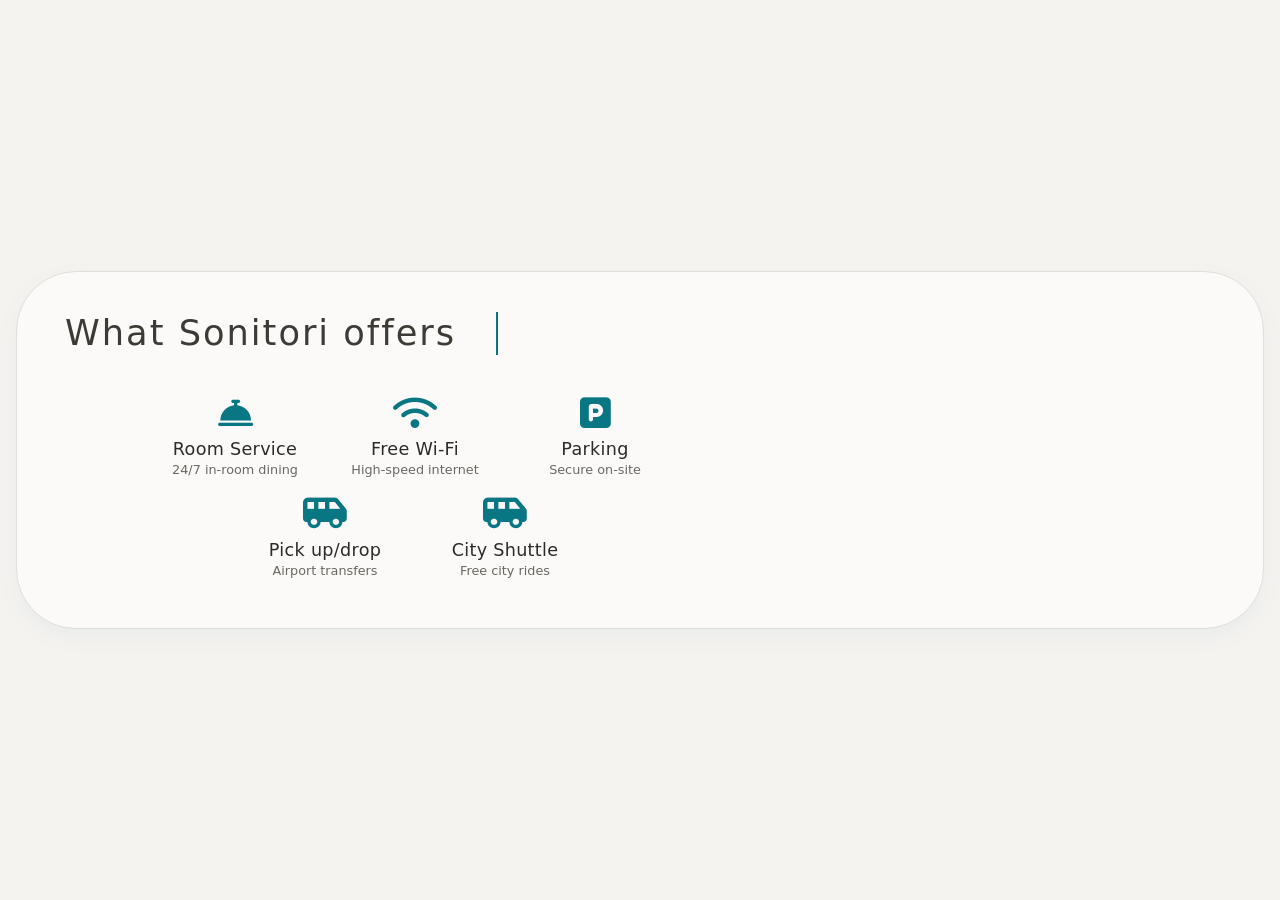
<file: test.html>
<!DOCTYPE html>
<html lang="en">
<head>
    <meta charset="UTF-8">
    <meta name="viewport" content="width=device-width, initial-scale=1.0, maximum-scale=1.0, user-scalable=yes">
    <title>Sonitori · amenities · mobile stacked</title>
    <!-- Font Awesome 6 -->
    <link rel="stylesheet" href="https://cdnjs.cloudflare.com/ajax/libs/font-awesome/6.0.0-beta3/css/all.min.css">
    <style>
        * {
            margin: 0;
            padding: 0;
            box-sizing: border-box;
        }
        body {
            background: #f5f3f0;
            font-family: system-ui, -apple-system, 'Segoe UI', Roboto, sans-serif;
            display: flex;
            justify-content: center;
            align-items: center;
            min-height: 100vh;
            padding: 2rem 1rem;
        }

        .container {
            width: 100%;
            max-width: 1300px;
            margin: 0 auto;
        }

        /* unified box - desktop style */
        .amenities-split-box {
            display: flex;
            align-items: center;
            justify-content: space-between;
            background: #fcfaf8;
            border-radius: 60px;
            padding: 2.5rem 3rem;
            box-shadow: 0 8px 22px rgba(9,118,132,0.05);
            border: 1px solid #e2ddd6;
            gap: 2rem;
            flex-wrap: wrap;
        }

        /* left side: title */
        .amenities-title {
            flex: 0 0 auto;
            font-size: 2.2rem;
            font-weight: 300;
            color: #3e3a35;
            letter-spacing: 2px;
            border-right: 2px solid #097684;
            padding-right: 2.5rem;
            margin-right: 1rem;
        }
        .amenities-title h2 {
            font-weight: 300;
            font-size: inherit;
            line-height: 1.2;
        }

        /* right side: flex container (desktop: column) */
        .amenities-flex {
            display: flex;
            flex-direction: column;
            align-items: center;
            width: 100%;
            max-width: 700px;
        }

        .amenities-row {
            display: flex;
            justify-content: center;
            gap: 2.5rem;
            flex-wrap: wrap;
            margin: 0.5rem 0;
        }

        .amenity-item {
            display: flex;
            flex-direction: column;
            align-items: center;
            min-width: 140px;
            max-width: 160px;
            text-align: center;
        }

        .amenity-item i {
            color: #097684 !important;
            margin-bottom: 0.6rem;
            font-size: 2.2rem;
        }
        .amenity-item h4 {
            font-weight: 500;
            color: #2c2b2a;
            font-size: 1.1rem;
            letter-spacing: 0.3px;
            margin-bottom: 0.2rem;
            white-space: nowrap;
        }
        .amenity-item p {
            font-size: 0.8rem;
            color: #6b6762;
            line-height: 1.3;
            margin: 0 auto;
        }

        /* ===== MOBILE STYLES (max-width: 900px) ===== */
        @media (max-width: 900px) {
            /* remove border, background, shadow for cleaner look */
            .amenities-split-box {
                flex-direction: column;
                align-items: stretch;
                padding: 1.5rem 0;
                background: transparent;
                border: none;
                box-shadow: none;
                border-radius: 0;
            }
            
            .amenities-title {
                border-right: none;
                border-bottom: 2px solid #097684;
                padding-right: 0;
                padding-bottom: 0.8rem;
                margin-right: 0;
                margin-bottom: 1.5rem;
                text-align: center;
                width: 100%;
                font-size: 1.8rem;
            }
            
            /* amenities-flex becomes normal column layout (no overflow) */
            .amenities-flex {
                flex-direction: column;
                align-items: center;
                overflow-x: visible;        /* no horizontal scroll */
                gap: 1rem;
                padding: 0;
                width: 100%;
                background: transparent;
            }
            
            /* rows stack vertically, each row centers its items */
            .amenities-row {
                display: flex;
                flex-direction: row;
                justify-content: center;
                flex-wrap: wrap;             /* allow wrapping if screen too small */
                gap: 1rem;
                margin: 0;
                padding: 0;
                width: 100%;
            }
            
            /* smaller amenity items on mobile */
            .amenity-item {
                min-width: 100px;
                max-width: 120px;
            }
            
            .amenity-item i {
                font-size: 1.8rem;
                margin-bottom: 0.4rem;
            }
            
            .amenity-item h4 {
                font-size: 0.9rem;
                white-space: normal;
                line-height: 1.2;
            }
            
            .amenity-item p {
                font-size: 0.7rem;
                line-height: 1.2;
            }
            
            /* for very small screens, let items take more width */
            @media (max-width: 480px) {
                .amenity-item {
                    min-width: 90px;
                    max-width: 100px;
                }
                .amenity-item i {
                    font-size: 1.6rem;
                }
                .amenity-item h4 {
                    font-size: 0.8rem;
                }
                .amenity-item p {
                    font-size: 0.65rem;
                }
            }
        }

        /* desktop adjustments */
        @media (min-width: 901px) {
            .amenities-flex {
                flex-direction: column;
            }
            .amenities-row {
                flex-wrap: wrap;
            }
        }
    </style>
</head>
<body>
    <div class="container">
        <!-- unified box with title + amenities -->
        <div class="amenities-split-box">
            <div class="amenities-title">
                <h2>What Sonitori offers</h2>
            </div>
            <div class="amenities-flex">
                <!-- First row - exactly 3 items -->
                <div class="amenities-row">
                    <div class="amenity-item">
                        <i class="fas fa-concierge-bell"></i>
                        <h4>Room Service</h4>
                        <p>24/7 in-room dining</p>
                    </div>
                    <div class="amenity-item">
                        <i class="fas fa-wifi"></i>
                        <h4>Free Wi‑Fi</h4>
                        <p>High-speed internet</p>
                    </div>
                    <div class="amenity-item">
                        <i class="fas fa-parking"></i>
                        <h4>Parking</h4>
                        <p>Secure on-site</p>
                    </div>
                </div>
                <!-- Second row - exactly 2 items (centered via flex) -->
                <div class="amenities-row">
                    <div class="amenity-item">
                        <i class="fas fa-shuttle-van"></i>
                        <h4>Pick up/drop</h4>
                        <p>Airport transfers</p>
                    </div>
                    <div class="amenity-item">
                        <i class="fas fa-shuttle-van"></i>
                        <h4>City Shuttle</h4>
                        <p>Free city rides</p>
                    </div>
                </div>
            </div>
        </div>
    </div>
</body>
</html>
</file>
<file: bookingsPopup/booking.css>
/* calendar-popup.css */
.calendar-popup {
    position: fixed;
    top: 50%;
    left: 50%;
    transform: translate(-50%, -50%);
    background: white;
    border-radius: 32px;
    box-shadow: 0 30px 60px rgba(0,0,0,0.15);
    width: 90%;
    max-width: 820px;
    z-index: 2000;
    display: none;
    padding: 1rem 1.5rem 1rem;
    max-height: 90vh;
    overflow-y: auto;
    border: 1px solid #eaeaea;
}

.calendar-popup.show {
    display: block;
    animation: fadeScale 0.25s ease;
}

@keyframes fadeScale {
    from { opacity: 0; transform: translate(-50%, -48%) scale(0.96); }
    to { opacity: 1; transform: translate(-50%, -50%) scale(1); }
}

.popup-header {
    display: flex;
    justify-content: space-between;
    align-items: center;
    margin-bottom: 1.5rem;
    padding-bottom: 0.5rem;
    border-bottom: 1px solid #f0f0f0;
}

.popup-header h3 {
    font-size: 1.8rem;
    font-weight: 300;
    color: #333333;
    letter-spacing: 1px;
    margin: 0;
}

.close-popup {
    background: none;
    border: none;
    font-size: 2.2rem;
    cursor: pointer;
    color: #999999;
    transition: 0.2s;
    line-height: 1;
}

.close-popup:hover { 
    color: #097684;
}

.calendar-container {
    display: grid;
    grid-template-columns: 1fr 1fr;
    gap: 2rem;
    margin-bottom: 2rem;
}

.month-box {
    background: #ffffff;
    border-radius: 24px;
    padding: 1.2rem;
    min-height: 400px;
    border: 1px solid #eeeeee;
}

.month-header {
    display: flex;
    justify-content: space-between;
    align-items: center;
    margin-bottom: 1rem;
}

.month-year {
    font-weight: 500;
    color: #097684;
    font-size: 1.2rem;
}

.month-nav-btn {
    background: white;
    border: 1px solid #dddddd;
    width: 36px;
    height: 36px;
    border-radius: 50%;
    cursor: pointer;
    transition: 0.2s;
    color: #666666;
}

.month-nav-btn:hover:not(:disabled) {
    background: #097684;
    color: white;
    border-color: #097684;
}

.month-nav-btn:disabled {
    opacity: 0.3;
    cursor: not-allowed;
}

.weekdays {
    display: grid;
    grid-template-columns: repeat(7,1fr);
    text-align: center;
    font-weight: 500;
    font-size: 0.8rem;
    color: #666666;
    margin: 0.5rem 0;
}

.days-grid {
    display: grid;
    grid-template-columns: repeat(7,1fr);
    gap: 0;
}

.day {
    aspect-ratio: 1/1;
    display: flex;
    flex-direction: column;
    align-items: center;
    justify-content: center;
    background: white;
    border-radius: 0;
    cursor: pointer;
    font-size: 0.9rem;
    transition: 0.15s;
    border: 1px solid transparent;
    position: relative;
    font-weight: 400;
    color: #333333;
    box-sizing: border-box;
    margin: 0;
    width: 100%;
    height: 100%;
}

.day .label {
    font-size: 0.6rem;
    font-weight: 600;
    text-transform: uppercase;
    margin-top: -2px;
    color: #666666;
}

.day:hover:not(.empty):not(.disabled) {
    background: #097684;
    border-color: #cccccc;
    color: white;
    border-radius: 0;
}

.day.empty {
    background: transparent;
    cursor: default;
}

.day.disabled {
    background: #f5f5f5;
    color: #bbbbbb;
    cursor: not-allowed;
}

.day.check-in {
    background: #097684;
    color: white;
    font-weight: 500;
    border-radius: 30px 0 0 30px;
}

.day.check-out {
    background: #097684;
    color: white;
    font-weight: 500;
    border-radius: 0 30px 30px 0;
}

.day.check-in.check-out {
    border-radius: 30px;
}

.day.check-in .label, .day.check-out .label {
    color: rgba(255,255,255,0.9);
}

.day.in-range {
    background: #e8f4f7;
    border-radius: 0;
    margin: 0;
    width: 100%;
}

.day.in-range + .day.in-range {
    border-left: none;
}

.day.check-in.in-range {
    border-radius: 30px 0 0 30px;
}

.day.check-out.in-range {
    border-radius: 0 30px 30px 0;
}

.day.today {
    color: #097684;
    font-weight: 600;
}

.popup-footer {
    display: flex;
    justify-content: flex-end;
    align-items: center;
    gap: 1rem;
    margin-top: 1.5rem;
    border-top: 1px solid #f0f0f0;
    padding-top: 1rem;
}

.night-count {
    background: #f5f5f5;
    border-radius: 40px;
    padding: 0.8rem 1.5rem;
    font-weight: 400;
    color: #333333;
}

.night-count span {
    color: #097684;
    font-weight: 600;
}

.search-btn {
    background: #097684;
    border: none;
    color: white;
    padding: 1rem 2.8rem;
    border-radius: 40px;
    font-weight: 500;
    cursor: pointer;
    transition: 0.2s;
}

.search-btn:disabled {
    opacity: 0.5;
    cursor: not-allowed;
}

.search-btn:hover:not(:disabled) {
    background: #065a66;
}

.popup-overlay {
    position: fixed;
    top: 0; left: 0; width: 100%; height: 100%;
    background: rgba(0,0,0,0.4);
    backdrop-filter: blur(2px);
    z-index: 1999;
    display: none;
}

.popup-overlay.show {
    display: block;
}

/* Prevent body scroll when popup is open */
body.no-scroll {
    overflow: hidden;
    position: fixed;
    width: 100%;
    height: 100%;
}

@media (max-width: 1000px) {
    .calendar-container { 
        grid-template-columns: 1fr; 
    }
    
    .popup-footer {
        display: flex;
    }
    
    .days-grid {
        gap: 0;
    }
}

/* Tablet Portrait (600px - 768px) */
@media (min-width: 600px) and (max-width: 768px) {
    .calendar-popup {
        max-width: 520px;
        padding: 0.8rem 1rem;
        border-radius: 28px;
    }
    
    .popup-header h3 {
        font-size: 1.6rem;
    }
    
    .close-popup {
        font-size: 2rem;
    }
    
    .month-box {
        min-height: 320px;
        padding: 0.8rem;
        border-radius: 20px;
    }
    
    .month-year {
        font-size: 1rem;
    }
    
    .month-nav-btn {
        width: 30px;
        height: 30px;
        font-size: 0.85rem;
    }
    
    .weekdays {
        font-size: 0.75rem; /* Slightly larger */
        margin: 0.2rem 0;
    }
    
    .days-grid {
        gap: 0;
    }
    
    .day {
        font-size: 0.85rem; /* Larger */
        width: 100%;
        height: 100%;
        margin: 0;
        box-sizing: border-box;
    }
    
    .day .label {
        font-size: 0.5rem; /* Larger */
        margin-top: -2px;
    }
    
    .popup-footer {
        display: flex;
        gap: 0.8rem;
        align-items: stretch;
    }
    
    .night-count {
        text-align: center;
        padding: 0.6rem 1rem;
        font-size: 1rem; /* Larger */
    }
    
    .search-btn {
        padding: 0.8rem 1.5rem;
        width: 100%;
        font-size: 1rem; /* Larger */
    }
}

/* Large Phones (480px - 600px) */
@media (min-width: 480px) and (max-width: 600px) {
    .calendar-popup {
        max-width: 450px;
        padding: 0.6rem 0.8rem;
        border-radius: 24px;
    }
    
    .popup-header {
        margin-bottom: 0.8rem;
        padding-bottom: 0.3rem;
    }
    
    .popup-header h3 {
        font-size: 1.4rem; /* Larger */
    }
    
    .close-popup {
        font-size: 1.8rem; /* Larger */
    }
    
    .calendar-container {
        gap: 1rem;
    }
    
    .month-box {
        min-height: 280px;
        padding: 0.6rem;
        border-radius: 16px;
    }
    
    .month-header {
        margin-bottom: 0.4rem;
    }
    
    .month-year {
        font-size: 0.95rem; /* Larger */
    }
    
    .month-nav-btn {
        width: 28px; /* Slightly larger */
        height: 28px; /* Slightly larger */
        font-size: 0.8rem; /* Larger */
    }
    
    .weekdays {
        font-size: 0.75rem; /* Larger */
        margin: 0.2rem 0;
    }
    
    .days-grid {
        gap: 0;
    }
    
    .day {
        font-size: 0.8rem; /* Larger */
        width: 100%;
        height: 100%;
        margin: 0;
        box-sizing: border-box;
    }
    
    .day .label {
        font-size: 0.5rem; /* Larger */
        margin-top: -2px;
        font-weight: 600;
    }
    
    .popup-footer {
        display: flex;
        gap: 0.6rem;
        margin-top: 0.8rem;
        padding-top: 0.6rem;
    }
    
    .night-count {
        text-align: center;
        padding: 0.6rem 0.8rem; /* Slightly larger padding */
        font-size: 0.9rem; /* Larger */
    }
    
    .search-btn {
        padding: 0.8rem 1rem; /* Slightly larger padding */
        width: 100%;
        font-size: 0.9rem; /* Larger */
    }
}

/* Small Phones (320px - 480px) */
@media (max-width: 480px) {
    .calendar-popup {
        max-width: 95%;
        padding: 0.5rem 0.6rem; /* Slightly more padding */
        border-radius: 20px; /* Slightly larger */
        max-height: 95vh;
    }
    
    .popup-header {
        margin-bottom: 0.6rem;
        padding-bottom: 0.2rem;
    }
    
    .popup-header h3 {
        font-size: 1.3rem; /* Larger */
    }
    
    .close-popup {
        font-size: 1.6rem; /* Larger */
    }
    
    .calendar-container {
        gap: 0.8rem;
        margin-bottom: 0.8rem;
    }
    
    .month-box {
        min-height: 260px; /* Slightly taller */
        padding: 0.5rem; /* Slightly more padding */
        border-radius: 16px; /* Slightly larger */
    }
    
    .month-header {
        margin-bottom: 0.4rem;
    }
    
    .month-year {
        font-size: 0.9rem; /* Larger */
    }
    
    .month-nav-btn {
        width: 28px; /* Larger */
        height: 28px; /* Larger */
        font-size: 0.75rem; /* Larger */
    }
    
    .weekdays {
        font-size: 0.7rem; /* Larger */
        margin: 0.2rem 0;
    }
    
    .days-grid {
        gap: 0;
    }
    
    .day {
        font-size: 0.75rem; /* Larger */
        width: 100%;
        padding: 0;
        height: 100%;
        margin: 0;
        box-sizing: border-box;
    }
    
    .day .label {
        font-size: 0.45rem; /* Larger */
        margin-top: -2px;
        font-weight: 600;
    }
    
    /* Adjust selection states for small screens */
    .day.check-in {
        border-radius: 24px 0 0 24px; /* Adjusted for larger size */
    }
    
    .day.check-out {
        border-radius: 0 24px 24px 0; /* Adjusted for larger size */
    }
    
    .day.check-in.check-out {
        border-radius: 24px;
    }
    
    .day.check-in.in-range {
        border-radius: 24px 0 0 24px;
    }
    
    .day.check-out.in-range {
        border-radius: 0 24px 24px 0;
    }
    
    .popup-footer {
        display: flex;
        gap: 0.5rem;
        margin-top: 0.6rem;
        padding-top: 0.5rem;
    }
    
    .night-count {
        text-align: center;
        padding: 0.5rem 0.7rem; /* Larger padding */
        font-size: 0.85rem; /* Larger */
        width: 100%;
        box-sizing: border-box;
    }
    
    .night-count span {
        display: inline-block;
        margin-left: 0.2rem;
    }
    
    .search-btn {
        padding: 0.7rem 0.9rem; /* Larger padding */
        width: 100%;
        font-size: 0.85rem; /* Larger */
    }
}

/* Very Small Phones (below 320px) */
@media (max-width: 320px) {
    .calendar-popup {
        padding: 0.4rem 0.4rem;
    }
    
    .popup-header h3 {
        font-size: 1.1rem; /* Larger */
    }
    
    .month-box {
        min-height: 220px;
        padding: 0.4rem;
    }
    
    .month-year {
        font-size: 0.8rem; /* Larger */
    }
    
    .month-nav-btn {
        width: 24px; /* Slightly larger */
        height: 24px; /* Slightly larger */
        font-size: 0.7rem; /* Larger */
    }
    
    .weekdays {
        font-size: 0.65rem; /* Larger */
    }
    
    .days-grid {
        gap: 0;
    }
    
    .day {
        font-size: 0.7rem; /* Larger */
        width: 100%;
        height: 100%;
        margin: 0;
        box-sizing: border-box;
    }
    
    .day .label {
        font-size: 0.4rem; /* Larger */
        margin-top: -2px;
    }
    
    .popup-footer {
        display: flex;
        gap: 0.4rem;
    }
    
    .night-count {
        font-size: 0.75rem; /* Larger */
        padding: 0.4rem 0.5rem;
    }
    
    .search-btn {
        padding: 0.5rem 0.6rem;
        font-size: 0.75rem; /* Larger */
    }
}

/* Touch-friendly improvements for mobile devices */
@media (max-width: 768px) {
    .days-grid {
        gap: 0;
    }
    
    .day {
        width: 100%;
        height: 100%;
        margin: 0;
        box-sizing: border-box;
        min-height: 36px; /* Ensure minimum touch target size */
        min-width: 36px; /* Ensure minimum touch target size */
    }
    
    .day:active:not(.empty):not(.disabled) {
        transform: scale(0.95);
        background: #065a66;
        border-radius: 0;
    }
    
    .month-nav-btn:active:not(:disabled) {
        transform: scale(0.9);
    }
    
    .close-popup:active {
        transform: scale(0.9);
        color: #065a66;
    }
    
    .search-btn:active:not(:disabled) {
        transform: scale(0.98);
    }
    
    .popup-footer {
        display: flex;
    }
}

/* Landscape orientation for phones */
@media (max-width: 900px) and (orientation: landscape) {
    .calendar-popup {
        max-width: 90%;
        max-height: 85vh;
    }
    
    .calendar-container {
        grid-template-columns: 1fr 1fr;
    }
    
    .month-box {
        min-height: 180px;
    }
    
    .days-grid {
        gap: 0;
    }
    
    .day {
        width: 100%;
        height: 100%;
        margin: 0;
        box-sizing: border-box;
        font-size: 0.8rem; /* Ensure readable in landscape */
    }
    
    .popup-footer {
        display: flex;
        padding-bottom: 0.5rem;
    }
}

/* Handle devices with notches */
@supports (padding: max(0px)) {
    @media (max-width: 768px) {
        .calendar-popup {
            padding-left: max(0.6rem, env(safe-area-inset-left));
            padding-right: max(0.6rem, env(safe-area-inset-right));
            padding-bottom: max(0.5rem, env(safe-area-inset-bottom));
        }
    }
}

/* High DPI screens */
@media (-webkit-min-device-pixel-ratio: 2), (min-resolution: 192dpi) {
    .calendar-popup {
        border-width: 0.5px;
    }
    
    .day.today {
        border-width: 1.5px;
    }
}
</file>
